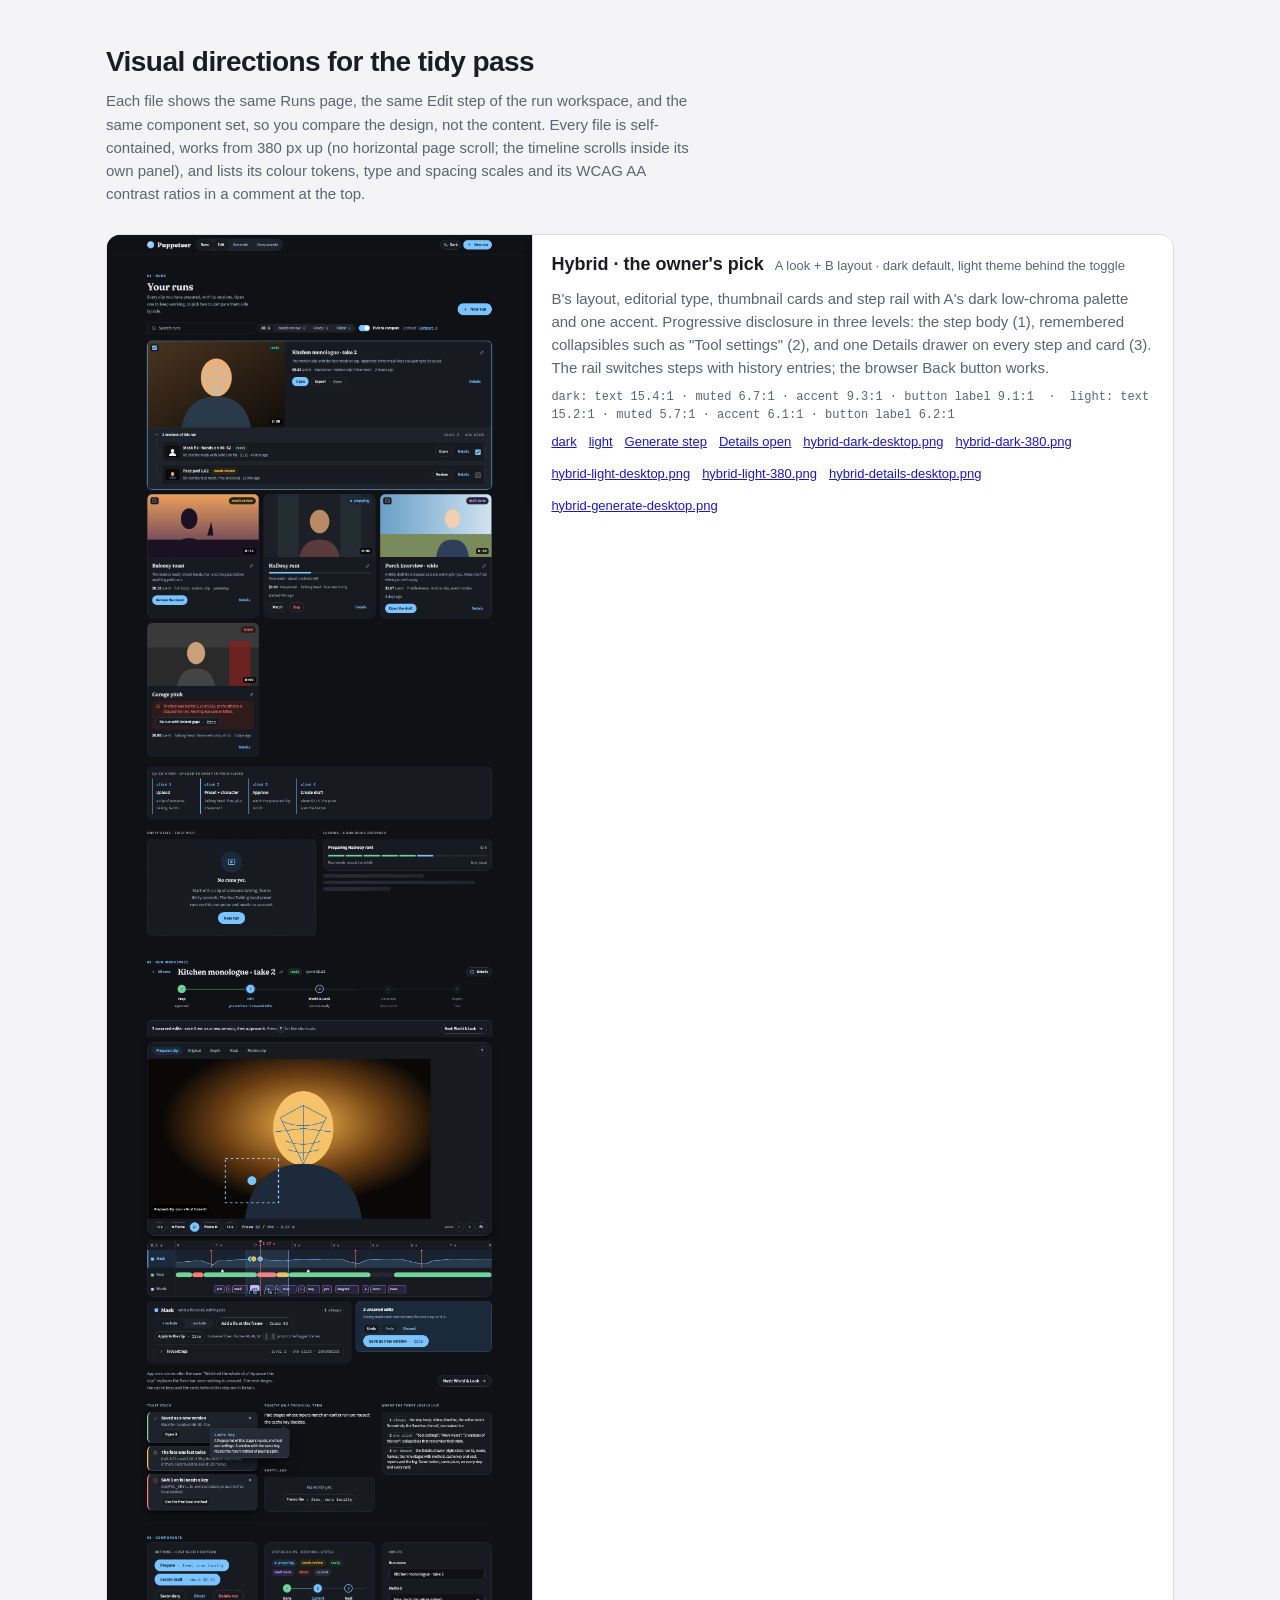
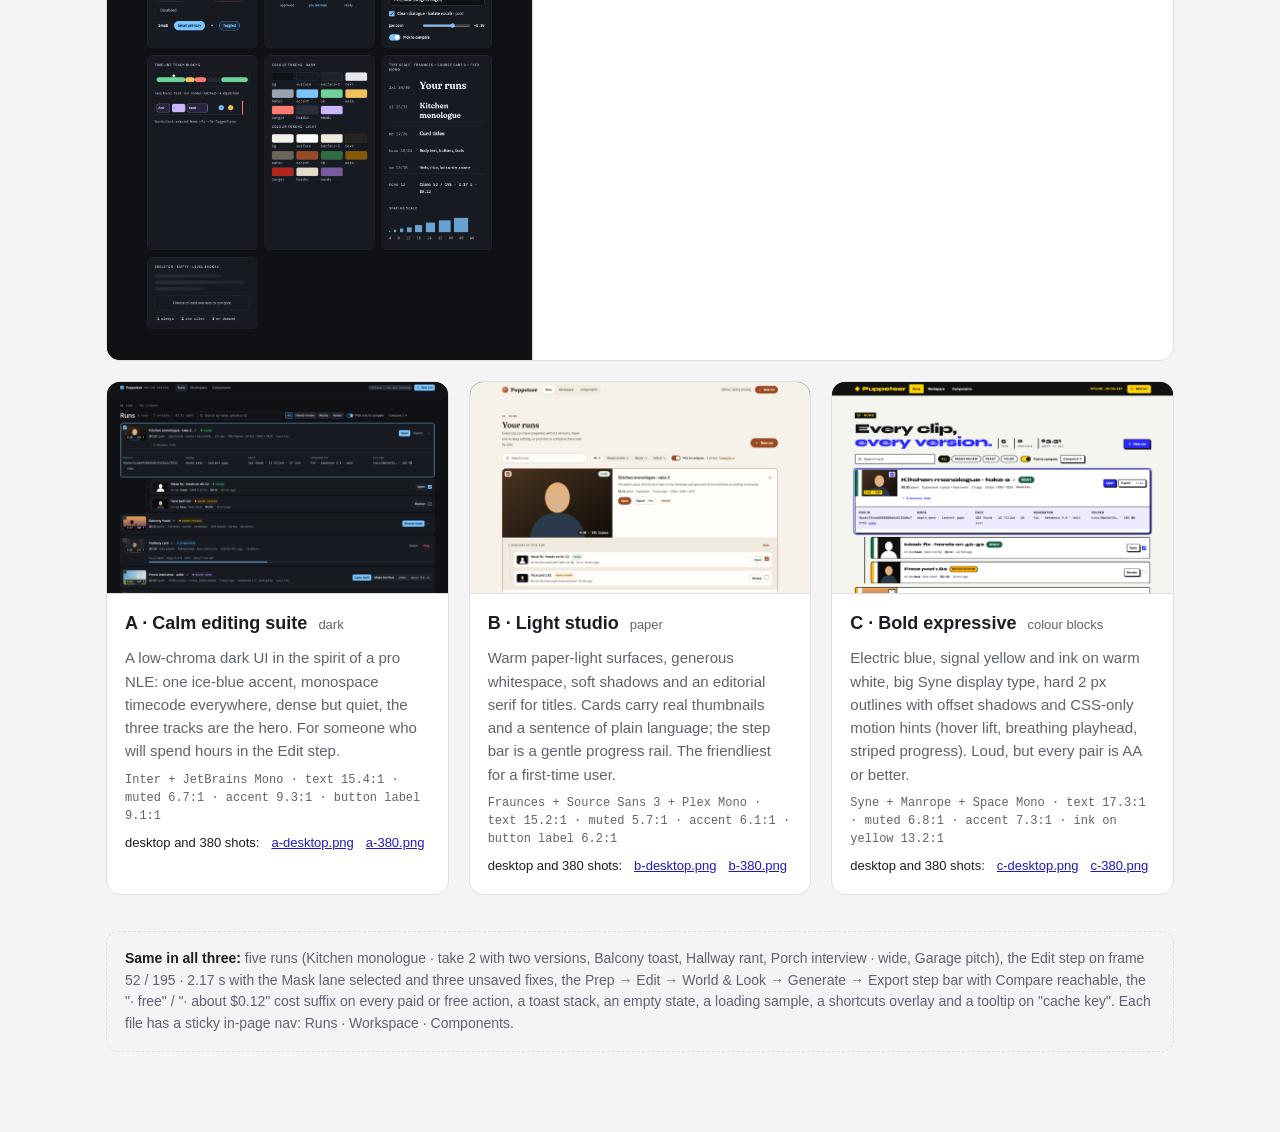
<file: docs/tidy/directions/index.html>
<!doctype html>
<html lang="en">
<head>
<meta charset="utf-8">
<meta name="viewport" content="width=device-width,initial-scale=1">
<title>Puppeteer · three visual directions</title>
<style>
:root{--bg:#f4f4f6;--surface:#fff;--text:#1c1d22;--muted:#5f6370;--border:#dedfe5;--accent:#1f18c0}
*{box-sizing:border-box;min-width:0}
body{margin:0;background:var(--bg);color:var(--text);font:15px/1.55 -apple-system,BlinkMacSystemFont,"Segoe UI",Inter,sans-serif;overflow-wrap:anywhere}
main{max-width:1100px;margin:auto;padding:40px 16px 80px}
h1{font-size:28px;margin:0 0 6px;letter-spacing:-.02em}
.lead{color:var(--muted);max-width:70ch;margin:0 0 28px}
.grid{display:grid;grid-template-columns:repeat(auto-fit,minmax(300px,1fr));gap:20px}
.dir{background:var(--surface);border:1px solid var(--border);border-radius:14px;overflow:hidden;display:grid;grid-template-rows:auto 1fr;text-decoration:none;color:inherit;transition:box-shadow .2s,transform .2s}
.dir:hover{box-shadow:0 12px 32px -12px #0003;transform:translateY(-2px)}
.shot{display:block;aspect-ratio:16/10;overflow:hidden;background:#111;border-bottom:1px solid var(--border)}
.body h2 a{color:inherit;text-decoration:none}.body h2 a:hover{color:var(--accent)}
.shot img{width:100%;display:block;object-fit:cover;object-position:top}
.body{padding:16px 18px 18px;display:grid;gap:8px;align-content:start}
.body h2{margin:0;font-size:18px}
.body h2 small{color:var(--muted);font-weight:500;font-size:13px;margin-left:6px}
.body p{margin:0;color:var(--muted)}
.body .meta{font:12px/1.5 ui-monospace,SFMono-Regular,Menlo,monospace;color:var(--muted)}
.links{display:flex;gap:12px;flex-wrap:wrap;font-size:13px}
.links a{color:var(--accent)}
.same{margin-top:36px;padding:16px 18px;border:1px dashed var(--border);border-radius:12px;color:var(--muted);font-size:14px}
.same b{color:var(--text)}
</style>
</head>
<body>
<main>
  <h1>Visual directions for the tidy pass</h1>
  <p class="lead">Each file shows the same Runs page, the same Edit step of the run workspace, and the same component set, so you compare the design, not the content. Every file is self-contained, works from 380 px up (no horizontal page scroll; the timeline scrolls inside its own panel), and lists its colour tokens, type and spacing scales and its WCAG AA contrast ratios in a comment at the top.</p>

  <div class="grid" style="margin-bottom:20px">
    <div class="dir" style="grid-column:1/-1;grid-template-columns:minmax(260px,2fr) 3fr;grid-template-rows:auto">
      <a class="shot" href="hybrid.html" style="aspect-ratio:auto;border-bottom:0;border-right:1px solid var(--border)"><img src="shots/hybrid-dark-desktop.png" alt="Hybrid at desktop width, dark theme"></a>
      <div class="body">
        <h2><a href="hybrid.html">Hybrid · the owner's pick</a> <small>A look + B layout · dark default, light theme behind the toggle</small></h2>
        <p>B's layout, editorial type, thumbnail cards and step rail with A's dark low-chroma palette and one accent. Progressive disclosure in three levels: the step body (1), remembered collapsibles such as "Tool settings" (2), and one Details drawer on every step and card (3). The rail switches steps with history entries; the browser Back button works.</p>
        <span class="meta">dark: text 15.4:1 · muted 6.7:1 · accent 9.3:1 · button label 9.1:1 &nbsp;·&nbsp; light: text 15.2:1 · muted 5.7:1 · accent 6.1:1 · button label 6.2:1</span>
        <span class="links"><a href="hybrid.html?theme=dark">dark</a><a href="hybrid.html?theme=light">light</a><a href="hybrid.html?step=generate">Generate step</a><a href="hybrid.html?details=1">Details open</a><a href="shots/hybrid-dark-desktop.png">hybrid-dark-desktop.png</a><a href="shots/hybrid-dark-380.png">hybrid-dark-380.png</a><a href="shots/hybrid-light-desktop.png">hybrid-light-desktop.png</a><a href="shots/hybrid-light-380.png">hybrid-light-380.png</a><a href="shots/hybrid-details-desktop.png">hybrid-details-desktop.png</a><a href="shots/hybrid-generate-desktop.png">hybrid-generate-desktop.png</a></span>
      </div>
    </div>
  </div>

  <div class="grid">
    <div class="dir">
      <a class="shot" href="a-calm-suite.html"><img src="shots/a-desktop.png" alt="Direction A at desktop width"></a>
      <div class="body">
        <h2><a href="a-calm-suite.html">A · Calm editing suite</a> <small>dark</small></h2>
        <p>A low-chroma dark UI in the spirit of a pro NLE: one ice-blue accent, monospace timecode everywhere, dense but quiet, the three tracks are the hero. For someone who will spend hours in the Edit step.</p>
        <span class="meta">Inter + JetBrains Mono · text 15.4:1 · muted 6.7:1 · accent 9.3:1 · button label 9.1:1</span>
        <span class="links"><span>desktop and 380 shots:</span><a href="shots/a-desktop.png">a-desktop.png</a><a href="shots/a-380.png">a-380.png</a></span>
      </div>
    </div>
    <div class="dir">
      <a class="shot" href="b-light-studio.html"><img src="shots/b-desktop.png" alt="Direction B at desktop width"></a>
      <div class="body">
        <h2><a href="b-light-studio.html">B · Light studio</a> <small>paper</small></h2>
        <p>Warm paper-light surfaces, generous whitespace, soft shadows and an editorial serif for titles. Cards carry real thumbnails and a sentence of plain language; the step bar is a gentle progress rail. The friendliest for a first-time user.</p>
        <span class="meta">Fraunces + Source Sans 3 + Plex Mono · text 15.2:1 · muted 5.7:1 · accent 6.1:1 · button label 6.2:1</span>
        <span class="links"><span>desktop and 380 shots:</span><a href="shots/b-desktop.png">b-desktop.png</a><a href="shots/b-380.png">b-380.png</a></span>
      </div>
    </div>
    <div class="dir">
      <a class="shot" href="c-bold.html"><img src="shots/c-desktop.png" alt="Direction C at desktop width"></a>
      <div class="body">
        <h2><a href="c-bold.html">C · Bold expressive</a> <small>colour blocks</small></h2>
        <p>Electric blue, signal yellow and ink on warm white, big Syne display type, hard 2 px outlines with offset shadows and CSS-only motion hints (hover lift, breathing playhead, striped progress). Loud, but every pair is AA or better.</p>
        <span class="meta">Syne + Manrope + Space Mono · text 17.3:1 · muted 6.8:1 · accent 7.3:1 · ink on yellow 13.2:1</span>
        <span class="links"><span>desktop and 380 shots:</span><a href="shots/c-desktop.png">c-desktop.png</a><a href="shots/c-380.png">c-380.png</a></span>
      </div>
    </div>
  </div>

  <div class="same"><b>Same in all three:</b> five runs (Kitchen monologue · take 2 with two versions, Balcony toast, Hallway rant, Porch interview · wide, Garage pitch), the Edit step on frame 52 / 195 · 2.17 s with the Mask lane selected and three unsaved fixes, the Prep → Edit → World &amp; Look → Generate → Export step bar with Compare reachable, the "· free" / "· about $0.12" cost suffix on every paid or free action, a toast stack, an empty state, a loading sample, a shortcuts overlay and a tooltip on "cache key". Each file has a sticky in-page nav: Runs · Workspace · Components.</div>
</main>
</body>
</html>
</file>
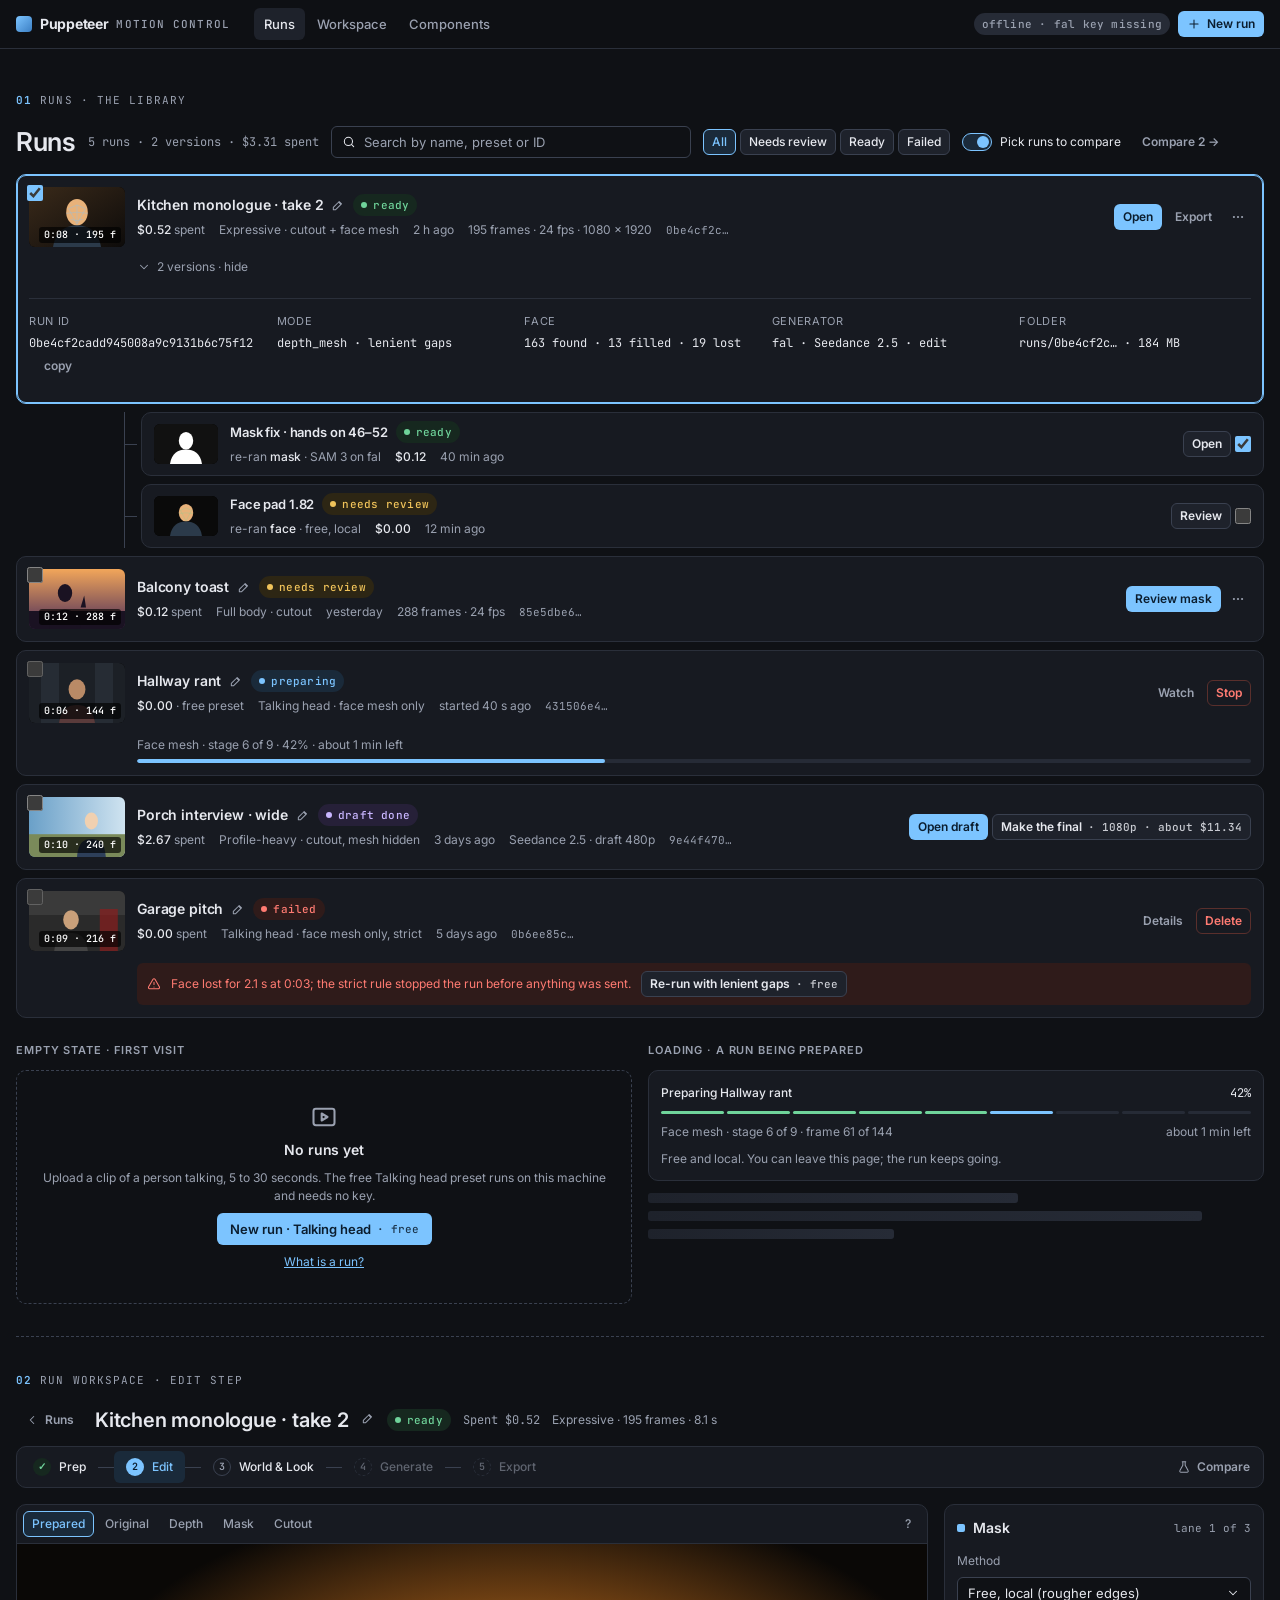
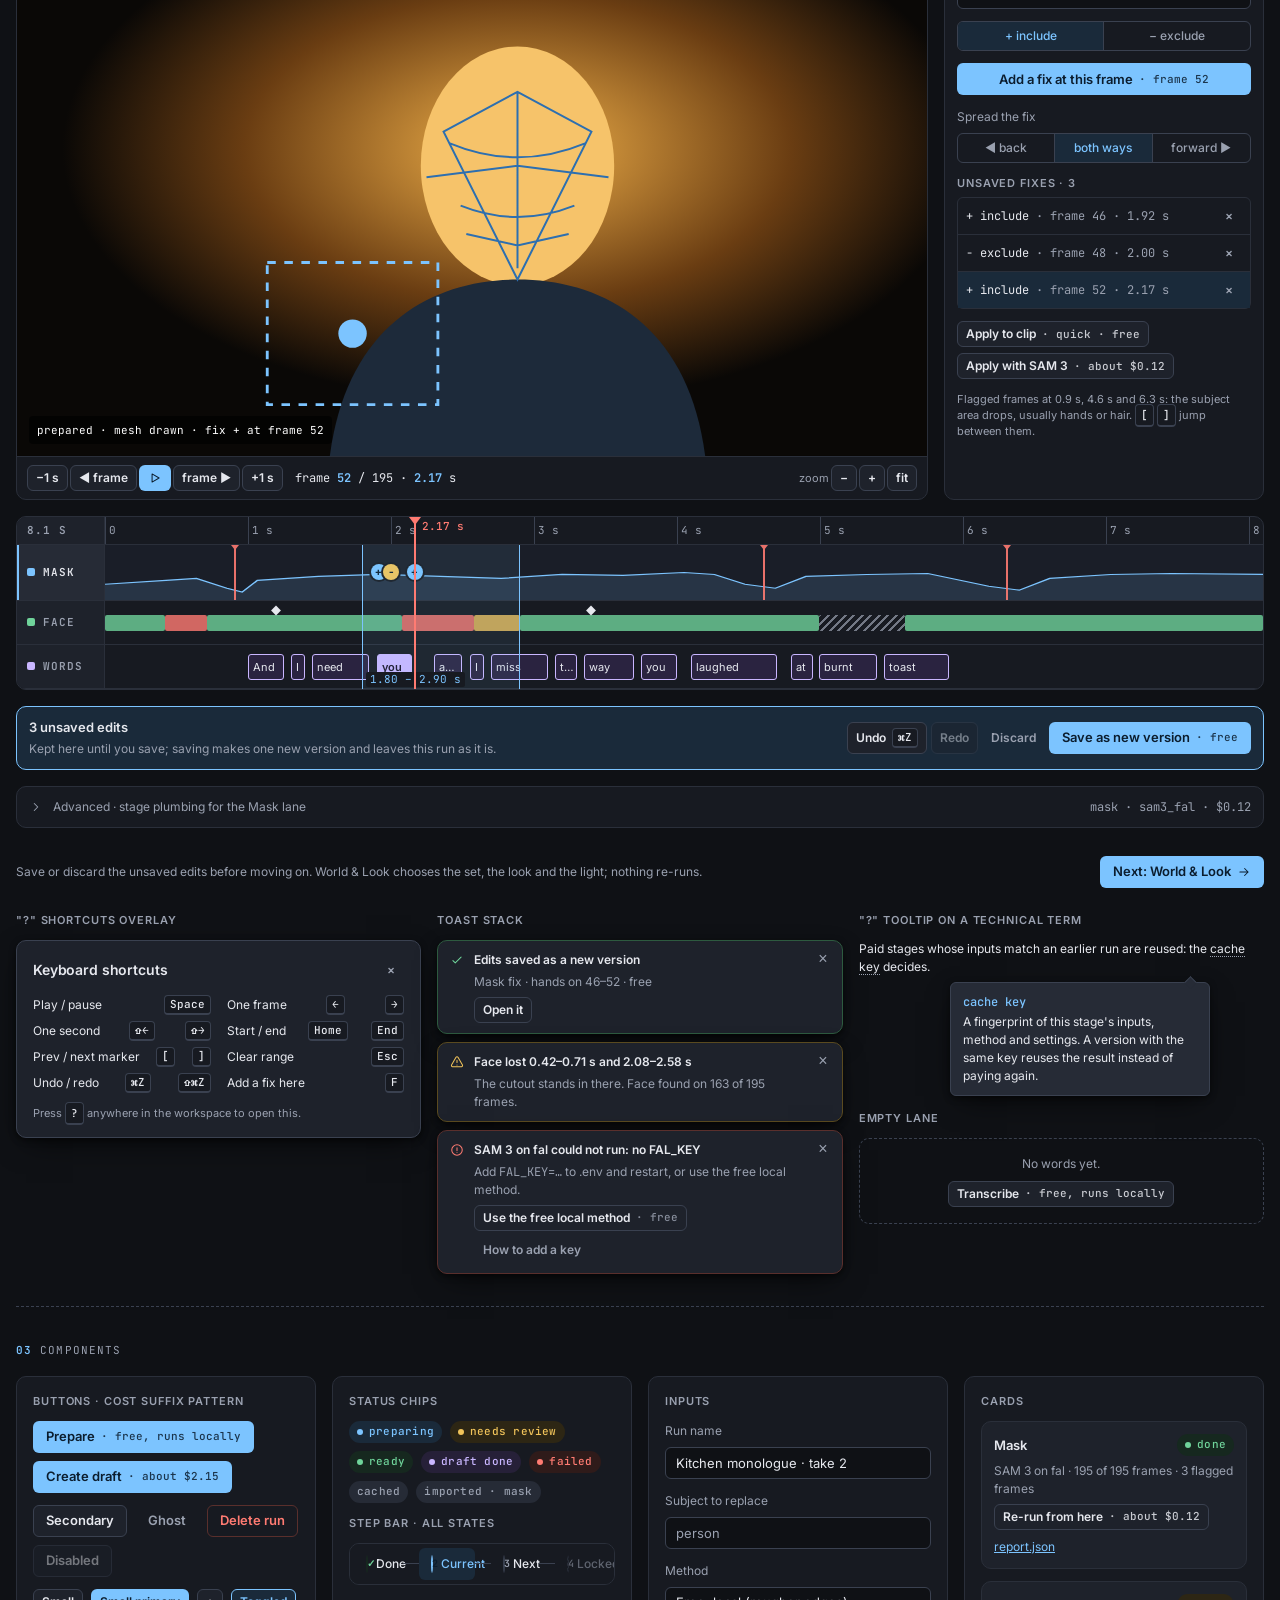
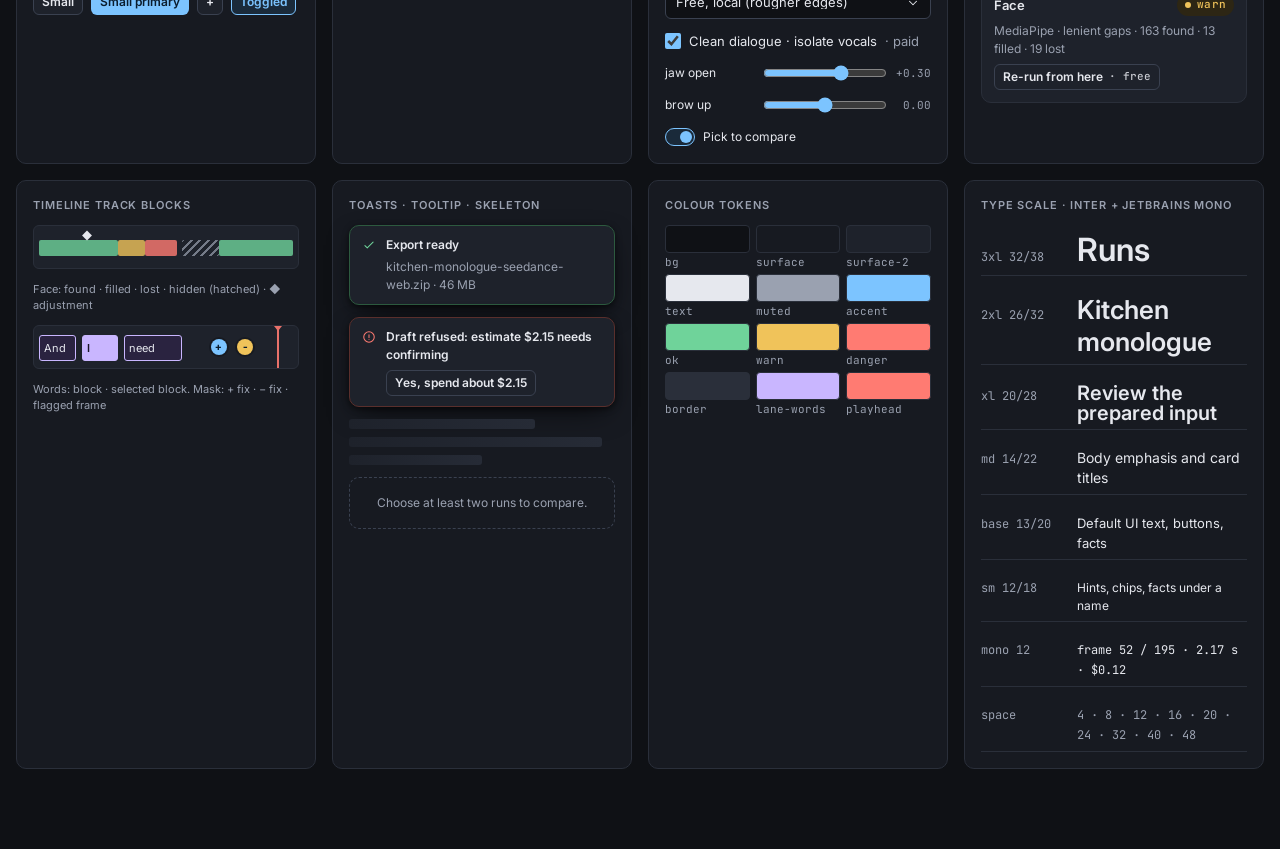
<file: docs/tidy/directions/a-calm-suite.html>
<!doctype html>
<html lang="en">
<head>
<meta charset="utf-8">
<meta name="viewport" content="width=device-width,initial-scale=1">
<title>Puppeteer · Direction A · Calm editing suite</title>
<link rel="preconnect" href="https://fonts.googleapis.com">
<link rel="stylesheet" href="https://fonts.googleapis.com/css2?family=Inter:wght@400;500;600;700&family=JetBrains+Mono:wght@400;500;600&display=swap">
<!--
  DIRECTION A · "Calm editing suite"
  A dark, low-chroma UI in the spirit of a pro NLE/DAW. One accent (ice blue), dense but calm,
  monospace for every timecode and frame number, the tracks are the hero of the workspace.

  TOKENS (all on :root below)
    colour   --bg --surface --surface-2 --surface-3 --text --muted --accent --accent-ink --accent-soft
             --ok --ok-soft --warn --warn-soft --danger --danger-soft --border --border-strong
             lanes: --lane-mask --lane-face --lane-words --playhead
    type     --font-ui Inter · --font-mono JetBrains Mono
             scale  --t-xs 11/16 · --t-sm 12/18 · --t-base 13/20 · --t-md 14/22 · --t-lg 16/24 · --t-xl 20/28 · --t-2xl 26/32 · --t-3xl 32/38
    space    4-based: --s-1 4 · --s-2 8 · --s-3 12 · --s-4 16 · --s-5 20 · --s-6 24 · --s-8 32 · --s-10 40 · --s-12 48
    radius   --r-1 4 · --r-2 6 · --r-3 10 · --r-4 14 · --r-pill 999
    shadow   --shadow-1 (hairline lift) · --shadow-2 (floating: toasts, overlays)
    motion   --ease (cubic-bezier) · --dur-1 120ms · --dur-2 200ms

  WCAG AA CONTRAST (checked with the WCAG 2.x formula)
    text #e6e8ee on bg #0f1115 ......... 15.42 : 1
    text #e6e8ee on surface #171a21 .... 14.21 : 1
    text #e6e8ee on surface-2 #1e222b .. 13.00 : 1
    muted #9aa1b0 on surface #171a21 ...  6.71 : 1
    muted #9aa1b0 on surface-2 #1e222b .  6.14 : 1
    accent #7cc4ff on surface #171a21 ..  9.28 : 1
    accent-ink #0b1d2e on accent #7cc4ff  9.11 : 1   (primary button label)
    ok #6fd39a on surface ..............  9.50 : 1
    warn #f0c35a on surface ............ 10.50 : 1
    danger #ff7b72 on surface ..........  6.90 : 1
  Controls: every button/chip label uses one of the pairs above; focus ring is the accent on the surface (9.28:1).
-->
<style>
:root{
  color-scheme:dark;
  --bg:#0f1115;--surface:#171a21;--surface-2:#1e222b;--surface-3:#262b36;
  --text:#e6e8ee;--muted:#9aa1b0;
  --accent:#7cc4ff;--accent-ink:#0b1d2e;--accent-soft:#1a2a3a;
  --ok:#6fd39a;--ok-soft:#16281f;--warn:#f0c35a;--warn-soft:#2d2614;--danger:#ff7b72;--danger-soft:#2f1b1a;
  --border:#2a2f3a;--border-strong:#3a4150;
  --lane-mask:#7cc4ff;--lane-face:#6fd39a;--lane-words:#c9b6ff;--playhead:#ff7b72;
  --font-ui:'Inter',-apple-system,BlinkMacSystemFont,"Segoe UI",sans-serif;
  --font-mono:'JetBrains Mono',ui-monospace,SFMono-Regular,Menlo,monospace;
  --t-xs:11px;--lh-xs:16px;--t-sm:12px;--lh-sm:18px;--t-base:13px;--lh-base:20px;--t-md:14px;--lh-md:22px;
  --t-lg:16px;--lh-lg:24px;--t-xl:20px;--lh-xl:28px;--t-2xl:26px;--lh-2xl:32px;--t-3xl:32px;--lh-3xl:38px;
  --s-1:4px;--s-2:8px;--s-3:12px;--s-4:16px;--s-5:20px;--s-6:24px;--s-8:32px;--s-10:40px;--s-12:48px;
  --r-1:4px;--r-2:6px;--r-3:10px;--r-4:14px;--r-pill:999px;
  --shadow-1:0 1px 0 #000 inset,0 1px 2px #0008;--shadow-2:0 10px 30px -10px #000c,0 2px 6px #0008;
  --ease:cubic-bezier(.2,.7,.2,1);--dur-1:120ms;--dur-2:200ms;
}
*{box-sizing:border-box;min-width:0}
html{background:var(--bg)}
body{margin:0;background:var(--bg);color:var(--text);font:var(--t-base)/var(--lh-base) var(--font-ui);-webkit-font-smoothing:antialiased;overflow-wrap:anywhere}
h1,h2,h3,h4{margin:0;font-weight:600;letter-spacing:-.01em}
h1{font-size:var(--t-2xl);line-height:var(--lh-2xl)}
h2{font-size:var(--t-xl);line-height:var(--lh-xl)}
h3{font-size:var(--t-md);line-height:var(--lh-md)}
h4{font-size:var(--t-xs);line-height:var(--lh-xs);text-transform:uppercase;letter-spacing:.08em;color:var(--muted);font-weight:600}
p{margin:0}
a{color:var(--accent)}
code,.mono{font-family:var(--font-mono);font-size:var(--t-sm);font-variant-numeric:tabular-nums}
.muted{color:var(--muted)}
.small{font-size:var(--t-sm);line-height:var(--lh-sm)}
.xs{font-size:var(--t-xs);line-height:var(--lh-xs)}
svg.i{width:14px;height:14px;stroke:currentColor;fill:none;stroke-width:1.75;stroke-linecap:round;stroke-linejoin:round;flex:none}
:focus-visible{outline:2px solid var(--accent);outline-offset:2px}

/* app chrome */
.top{position:sticky;top:0;z-index:30;background:color-mix(in srgb,var(--bg) 88%,transparent);backdrop-filter:blur(10px);border-bottom:1px solid var(--border)}
.top .in{max-width:1360px;margin:auto;padding:0 var(--s-4);height:48px;display:flex;align-items:center;gap:var(--s-4)}
.brand{font-weight:700;font-size:var(--t-md);letter-spacing:-.02em;display:flex;gap:8px;align-items:center;color:var(--text);text-decoration:none}
.brand i{width:16px;height:16px;border-radius:4px;background:linear-gradient(135deg,var(--accent),#3b7fc4);display:inline-block}
.brand span{color:var(--muted);font-weight:500;font-family:var(--font-mono);font-size:var(--t-xs);letter-spacing:.1em;text-transform:uppercase}
nav.pages{display:flex;gap:2px;margin-left:var(--s-2)}
nav.pages a{color:var(--muted);text-decoration:none;padding:6px 10px;border-radius:var(--r-2);font-weight:500}
nav.pages a:hover{background:var(--surface-2);color:var(--text)}
nav.pages a.on{color:var(--text);background:var(--surface-2)}
.top .right{margin-left:auto;display:flex;gap:var(--s-2);align-items:center}
@media(max-width:560px){.top .in{height:auto;flex-wrap:wrap;padding:8px 12px;gap:8px}.top .right{margin-left:0;width:100%;justify-content:space-between}.brand span{display:none}}
.wrap{max-width:1360px;margin:auto;padding:var(--s-6) var(--s-4) var(--s-12)}
.screen{padding:var(--s-8) 0;border-top:1px dashed var(--border-strong);scroll-margin-top:60px}
.screen:first-child{border-top:0;padding-top:var(--s-4)}
.screen-label{display:inline-flex;gap:8px;align-items:center;font-family:var(--font-mono);font-size:var(--t-xs);letter-spacing:.1em;text-transform:uppercase;color:var(--muted);margin-bottom:var(--s-4)}
.screen-label b{color:var(--accent);font-weight:600}

/* buttons */
.btn{display:inline-flex;align-items:center;justify-content:center;gap:6px;min-height:32px;padding:0 12px;border-radius:var(--r-2);border:1px solid var(--border-strong);background:var(--surface-2);color:var(--text);font:600 var(--t-base)/1 var(--font-ui);cursor:pointer;text-decoration:none;white-space:nowrap;transition:background var(--dur-1) var(--ease),border-color var(--dur-1) var(--ease)}
.btn:hover{background:var(--surface-3)}
.btn.primary{background:var(--accent);color:var(--accent-ink);border-color:transparent}
.btn.primary:hover{filter:brightness(1.06)}
.btn.ghost{background:transparent;border-color:transparent;color:var(--muted)}
.btn.ghost:hover{color:var(--text);background:var(--surface-2)}
.btn.danger{background:transparent;color:var(--danger);border-color:#5a2f2c}
.btn.danger:hover{background:var(--danger-soft)}
.btn:disabled,.btn.disabled{opacity:.45;cursor:not-allowed;filter:none}
.btn .cost{font-family:var(--font-mono);font-weight:500;font-size:var(--t-xs);opacity:.85}
.btn.sm{min-height:26px;padding:0 8px;font-size:var(--t-sm)}
.btn.icon{padding:0;width:32px}
.btn.icon.sm{width:26px}
.btn.on{background:var(--accent-soft);border-color:var(--accent);color:var(--accent)}

/* chips */
.chip{display:inline-flex;align-items:center;gap:6px;height:22px;padding:0 8px;border-radius:var(--r-pill);font:500 var(--t-xs)/1 var(--font-mono);letter-spacing:.02em;background:var(--surface-3);color:var(--muted);white-space:nowrap}
.chip::before{content:'';width:6px;height:6px;border-radius:50%;background:currentColor}
.chip.ready{color:var(--ok);background:var(--ok-soft)}
.chip.review{color:var(--warn);background:var(--warn-soft)}
.chip.preparing{color:var(--accent);background:var(--accent-soft)}
.chip.preparing::before{animation:pulse 1.2s infinite}
.chip.draft{color:var(--lane-words);background:#262038}
.chip.failed{color:var(--danger);background:var(--danger-soft)}
.chip.plain::before{display:none}
@keyframes pulse{0%,100%{opacity:1}50%{opacity:.3}}
@media(prefers-reduced-motion:reduce){*{animation:none!important;transition:none!important}}

/* inputs */
.input,.select{display:flex;align-items:center;gap:8px;height:32px;padding:0 10px;border:1px solid var(--border-strong);border-radius:var(--r-2);background:var(--bg);color:var(--text);font:var(--t-base)/1 var(--font-ui);width:100%}
.input input{all:unset;flex:1;min-width:0;color:var(--text)}
.input input::placeholder{color:var(--muted)}
.input:focus-within,.select:focus-within{border-color:var(--accent)}
.select select{all:unset;flex:1;min-width:0;appearance:none;-webkit-appearance:none;color:var(--text)}
label.lbl{display:grid;gap:6px;font-size:var(--t-sm);color:var(--muted)}
.check{display:inline-flex;gap:8px;align-items:center;cursor:pointer;color:var(--text)}
.check input{width:16px;height:16px;margin:0;accent-color:var(--accent)}
.switch{display:inline-flex;align-items:center;gap:8px;cursor:pointer;color:var(--muted);font-size:var(--t-sm)}
.switch i{width:30px;height:18px;border-radius:var(--r-pill);background:var(--surface-3);border:1px solid var(--border-strong);position:relative;transition:background var(--dur-2) var(--ease)}
.switch i::after{content:'';position:absolute;top:2px;left:2px;width:12px;height:12px;border-radius:50%;background:var(--muted);transition:transform var(--dur-2) var(--ease)}
.switch.on i{background:var(--accent-soft);border-color:var(--accent)}
.switch.on i::after{transform:translateX(12px);background:var(--accent)}
.switch.on{color:var(--text)}
input[type=range]{width:100%;accent-color:var(--accent);height:20px;margin:0}

/* RUNS */
.runs-head{display:flex;gap:var(--s-3);align-items:center;flex-wrap:wrap;margin-bottom:var(--s-4)}
.runs-head .count{color:var(--muted);font-family:var(--font-mono);font-size:var(--t-sm)}
.runs-head .grow{flex:1 1 220px;max-width:360px}
.filters{display:flex;gap:4px;flex-wrap:wrap}
.filters .btn{font-weight:500}
.runs{display:grid;gap:var(--s-2)}
.run{display:grid;grid-template-columns:96px minmax(0,1fr) auto;gap:var(--s-3);padding:var(--s-3);border:1px solid var(--border);border-radius:var(--r-3);background:var(--surface);align-items:center;position:relative}
.run:hover{border-color:var(--border-strong)}
.run.selected{border-color:var(--accent);box-shadow:0 0 0 1px var(--accent) inset}
.run .lab-pick{position:absolute;top:10px;left:10px;z-index:2}
.thumb{aspect-ratio:16/10;width:100%;border-radius:var(--r-2);overflow:hidden;position:relative;background:#000}
.thumb svg{width:100%;height:100%;display:block}
.thumb .dur{position:absolute;right:4px;bottom:4px;max-width:calc(100% - 8px);white-space:nowrap;overflow:hidden;text-overflow:ellipsis;font:500 10px/1 var(--font-mono);color:#fff;background:#000a;padding:3px 5px;border-radius:3px}
.run .name{display:flex;gap:8px;align-items:center;flex-wrap:wrap}
.run .name h3{font-size:var(--t-md)}
.run .name .rename{color:var(--muted);display:inline-flex;align-items:center}
.run .name .rename:hover{color:var(--text)}
.run .facts{display:flex;gap:4px 14px;flex-wrap:wrap;color:var(--muted);font-size:var(--t-sm);margin-top:4px}
.run .facts b{color:var(--text);font-weight:500}
.run .facts .mono{font-size:var(--t-xs)}
.run .actions{display:flex;gap:4px;align-items:center;justify-content:flex-end;flex-wrap:wrap}
.run .msg{grid-column:2/-1;font-size:var(--t-sm);display:flex;gap:10px;align-items:center;flex-wrap:wrap;padding:8px 10px;border-radius:var(--r-2);background:var(--danger-soft);color:var(--danger)}
.run .msg .btn{color:var(--text)}
.run .prog{grid-column:2/-1;display:grid;gap:4px;font-size:var(--t-sm);color:var(--muted)}
.bar{height:4px;border-radius:2px;background:var(--surface-3);overflow:hidden}
.bar i{display:block;height:100%;background:var(--accent);width:42%;border-radius:2px}
.tree{margin-left:calc(96px + var(--s-3));display:grid;gap:var(--s-2);padding-left:var(--s-4);border-left:1px solid var(--border-strong)}
.tree .run{grid-template-columns:64px minmax(0,1fr) auto;padding:var(--s-2) var(--s-3)}
.tree .run::before{content:'';position:absolute;left:-17px;top:50%;width:12px;height:1px;background:var(--border-strong)}
.tree .run h3{font-size:var(--t-base)}
.tree-toggle{grid-column:2/-1;display:inline-flex;gap:6px;align-items:center;color:var(--muted);font-size:var(--t-sm);width:max-content;background:none;border:0;cursor:pointer;padding:0;font-family:inherit}
.tree-toggle:hover{color:var(--text)}
.drawer{grid-column:1/-1;border-top:1px solid var(--border);padding-top:var(--s-3);display:grid;grid-template-columns:repeat(auto-fit,minmax(180px,1fr));gap:var(--s-2) var(--s-4);font-size:var(--t-sm)}
.drawer dt{color:var(--muted);font-size:var(--t-xs);text-transform:uppercase;letter-spacing:.06em}
.drawer dd{margin:2px 0 0;font-family:var(--font-mono);font-size:var(--t-sm);color:var(--text)}
.drawer dd .btn{margin-left:6px;vertical-align:middle}
@media(max-width:720px){.run{grid-template-columns:80px minmax(0,1fr)}.run .actions{grid-column:1/-1;justify-content:flex-start}.run .msg,.run .prog{grid-column:1/-1}.tree{margin-left:var(--s-3);padding-left:var(--s-3)}.tree .run{grid-template-columns:56px minmax(0,1fr)}}

/* empty / loading */
.empty{border:1px dashed var(--border-strong);border-radius:var(--r-3);padding:var(--s-8) var(--s-4);text-align:center;display:grid;gap:var(--s-2);justify-items:center;color:var(--muted)}
.empty h3{color:var(--text)}
.loading{display:grid;gap:var(--s-2);padding:var(--s-3);border:1px solid var(--border);border-radius:var(--r-3);background:var(--surface)}
.loading .row{display:flex;justify-content:space-between;gap:8px;font-size:var(--t-sm)}
.loading .row b{font-weight:500}
.loading .stages{display:flex;gap:3px}
.loading .stages i{flex:1;height:3px;border-radius:2px;background:var(--surface-3)}
.loading .stages i.d{background:var(--ok)}
.loading .stages i.c{background:var(--accent);animation:pulse 1.2s infinite}
.skel{display:grid;gap:8px}
.skel i{display:block;height:10px;border-radius:3px;background:linear-gradient(90deg,var(--surface-2),var(--surface-3),var(--surface-2));background-size:200% 100%;animation:shimmer 1.4s linear infinite}
@keyframes shimmer{to{background-position:-200% 0}}

/* WORKSPACE */
.ws-head{display:grid;gap:var(--s-3);margin-bottom:var(--s-4)}
.ws-title{display:flex;gap:var(--s-3);align-items:center;flex-wrap:wrap}
.ws-title h1{font-size:var(--t-xl);line-height:var(--lh-xl)}
.ws-title .spent{font-family:var(--font-mono);font-size:var(--t-sm);color:var(--muted)}
.steps{display:flex;align-items:center;gap:0;border:1px solid var(--border);border-radius:var(--r-3);background:var(--surface);padding:4px;overflow-x:auto}
.step{display:flex;align-items:center;gap:8px;padding:6px 12px;border-radius:var(--r-2);color:var(--muted);font-weight:500;white-space:nowrap;text-decoration:none;font-size:var(--t-sm)}
.step .n{width:18px;height:18px;border-radius:50%;display:grid;place-items:center;font:600 10px/1 var(--font-mono);border:1px solid var(--border-strong);color:var(--muted)}
.step.done{color:var(--text)}
.step.done .n{background:var(--ok-soft);border-color:transparent;color:var(--ok)}
.step.cur{background:var(--accent-soft);color:var(--accent)}
.step.cur .n{background:var(--accent);color:var(--accent-ink);border-color:transparent}
.step.next{color:var(--text)}
.step.locked{opacity:.55}
.step.locked .n{border-style:dashed}
.steps .sep{width:16px;height:1px;background:var(--border-strong);flex:none}
.steps .lab{margin-left:auto}
@media(max-width:720px){.steps .lab{margin-left:8px}}
.ws{display:grid;grid-template-columns:minmax(0,1fr) 320px;gap:var(--s-4)}
@media(max-width:1000px){.ws{grid-template-columns:1fr}}
.viewer{border:1px solid var(--border);border-radius:var(--r-3);background:var(--surface);overflow:hidden}
.views{display:flex;gap:2px;padding:6px;border-bottom:1px solid var(--border);overflow-x:auto}
.views .btn{font-weight:500}
.stage{position:relative;aspect-ratio:16/9;background:#000;max-height:520px;overflow:hidden}
.stage svg{width:100%;height:100%;display:block}
.stage .caption{position:absolute;left:12px;bottom:12px;font-family:var(--font-mono);font-size:var(--t-xs);color:#fff;background:#000a;padding:4px 8px;border-radius:var(--r-1)}
.transport{display:flex;gap:6px 12px;align-items:center;flex-wrap:wrap;padding:8px 10px;border-top:1px solid var(--border)}
.transport .grp{display:inline-flex;gap:2px}
.transport .counter{font-family:var(--font-mono);font-size:var(--t-sm);color:var(--text);flex:1 1 160px}
.transport .counter b{font-weight:600;color:var(--accent)}
.transport .zoom{display:inline-flex;gap:2px;align-items:center;color:var(--muted);font-size:var(--t-xs)}

/* timeline */
.tlwrap{grid-column:1/-1;border:1px solid var(--border);border-radius:var(--r-3);background:var(--surface);overflow:hidden}
.tl{display:grid;grid-template-columns:88px minmax(0,1fr)}
.tl-labels{border-right:1px solid var(--border);background:var(--surface-2);display:grid;grid-template-rows:28px 56px 44px 44px}
.tl-label{display:flex;align-items:center;gap:8px;padding:0 10px;border-bottom:1px solid var(--border);font:600 var(--t-xs)/1 var(--font-mono);letter-spacing:.08em;text-transform:uppercase;color:var(--muted);background:none;border-left:0;border-right:0;border-top:0;cursor:pointer;text-align:left}
.tl-label i{width:8px;height:8px;border-radius:2px}
.tl-label.on{background:var(--surface-3);color:var(--text);box-shadow:inset 2px 0 0 var(--accent)}
.tl-scroll{overflow-x:auto;overflow-y:hidden;position:relative}
.tl-inner{position:relative;min-width:760px}
.ruler{height:28px;border-bottom:1px solid var(--border);position:relative;background:repeating-linear-gradient(90deg,var(--border-strong) 0 1px,transparent 1px 12.345%);font:var(--t-xs)/1 var(--font-mono);color:var(--muted)}
.ruler span{position:absolute;top:8px;transform:translateX(4px)}
.lane{position:relative;border-bottom:1px solid var(--border)}
.lane.mask{height:56px}.lane.face{height:44px}.lane.words{height:44px}
.lane.sel{background:#1a1e28}
.blk{position:absolute;top:8px;bottom:8px;border-radius:3px}
.mask-area{position:absolute;inset:0;width:100%;height:100%}
.tick{position:absolute;top:0;bottom:0;width:2px;background:var(--danger);opacity:.9}
.tick::after{content:'';position:absolute;top:0;left:-3px;border:4px solid transparent;border-top:5px solid var(--danger)}
.fix{position:absolute;top:50%;transform:translate(-50%,-50%);width:16px;height:16px;border-radius:50%;background:var(--accent);color:var(--accent-ink);font:700 11px/16px var(--font-mono);text-align:center;box-shadow:0 0 0 2px var(--surface)}
.fix.minus{background:var(--warn)}
.seg{position:absolute;top:14px;height:16px;border-radius:2px}
.seg.tracked{background:var(--lane-face);opacity:.8}
.seg.filled{background:var(--warn);opacity:.8}
.seg.missing{background:var(--danger);opacity:.8}
.seg.off{background:repeating-linear-gradient(135deg,var(--muted) 0 2px,transparent 2px 6px);opacity:.7}
.key{position:absolute;top:6px;transform:translateX(-50%) rotate(45deg);width:7px;height:7px;background:var(--text)}
.word{position:absolute;top:9px;height:26px;border-radius:3px;background:#2a2340;border:1px solid var(--lane-words);color:var(--text);font:var(--t-xs)/24px var(--font-ui);padding:0 4px;white-space:nowrap;overflow:hidden;text-overflow:ellipsis}
.word.sel{background:var(--lane-words);color:#1a1428;font-weight:600}
.range{position:absolute;top:28px;bottom:0;background:#7cc4ff14;border-left:1px solid var(--accent);border-right:1px solid var(--accent);pointer-events:none}
.range::before{content:'1.80 – 2.90 s';position:absolute;bottom:2px;left:3px;white-space:nowrap;font:var(--t-xs)/1 var(--font-mono);color:var(--accent);background:var(--surface);padding:2px 4px;border-radius:2px}
.playhead{position:absolute;top:0;bottom:0;width:2px;margin-left:-1px;background:var(--playhead);pointer-events:none;z-index:3}
.playhead::before{content:'';position:absolute;top:0;left:-5px;border:6px solid transparent;border-top:8px solid var(--playhead)}
.playhead::after{content:'2.17 s';position:absolute;top:4px;left:8px;white-space:nowrap;font:500 var(--t-xs)/1 var(--font-mono);color:var(--playhead)}

/* track panel + save bar */
.panel{border:1px solid var(--border);border-radius:var(--r-3);background:var(--surface);display:grid;gap:var(--s-3);padding:var(--s-3);align-content:start}
.panel .ph{display:flex;justify-content:space-between;align-items:center;gap:8px}
.panel .ph h3{display:flex;gap:8px;align-items:center}
.panel .ph h3 i{width:8px;height:8px;border-radius:2px;background:var(--lane-mask)}
.seg-ctl{display:grid;grid-auto-flow:column;grid-auto-columns:1fr;border:1px solid var(--border-strong);border-radius:var(--r-2);overflow:hidden}
.seg-ctl button{all:unset;text-align:center;padding:6px 4px;font:500 var(--t-sm)/16px var(--font-ui);color:var(--muted);cursor:pointer;border-right:1px solid var(--border-strong)}
.seg-ctl button:last-child{border-right:0}
.seg-ctl button.on{background:var(--accent-soft);color:var(--accent)}
.pending{list-style:none;margin:0;padding:0;border:1px solid var(--border);border-radius:var(--r-2);font-family:var(--font-mono);font-size:var(--t-sm)}
.pending li{display:flex;justify-content:space-between;align-items:center;padding:5px 8px;border-bottom:1px solid var(--border);gap:8px}
.pending li:last-child{border-bottom:0}
.pending li.here{background:var(--accent-soft)}
.pending .k{color:var(--muted)}
.slider{display:grid;grid-template-columns:7.5em minmax(0,1fr) 3em;gap:8px;align-items:center;font-size:var(--t-sm)}
.slider output{font-family:var(--font-mono);font-size:var(--t-xs);text-align:right;color:var(--muted)}
.savebar{grid-column:1/-1;display:flex;gap:var(--s-2) var(--s-4);align-items:center;flex-wrap:wrap;padding:10px 12px;border:1px solid var(--accent);border-radius:var(--r-3);background:var(--accent-soft)}
.savebar .sum{flex:1 1 220px;display:grid;gap:2px}
.savebar .sum b{font-weight:600}
.savebar .sum span{color:var(--muted);font-size:var(--t-sm)}
.savebar .acts{display:flex;gap:4px;flex-wrap:wrap}
details.adv{grid-column:1/-1;border:1px solid var(--border);border-radius:var(--r-3);background:var(--surface)}
details.adv summary{list-style:none;cursor:pointer;display:flex;gap:10px;align-items:center;padding:10px 12px;color:var(--muted);font-size:var(--t-sm)}
details.adv summary::-webkit-details-marker{display:none}
details.adv summary svg{transition:transform var(--dur-2) var(--ease)}
details.adv[open] summary svg{transform:rotate(90deg)}
details.adv .body{padding:0 12px 12px;display:grid;grid-template-columns:repeat(auto-fit,minmax(150px,1fr));gap:var(--s-3);font-size:var(--t-sm)}
.kv dt{color:var(--muted);font-size:var(--t-xs);text-transform:uppercase;letter-spacing:.06em}
.kv dd{margin:2px 0 0;font-family:var(--font-mono);font-size:var(--t-sm)}
.nextbar{grid-column:1/-1;display:flex;justify-content:space-between;align-items:center;gap:var(--s-3);flex-wrap:wrap;padding:var(--s-3) 0 0}
.nextbar .hint{color:var(--muted);font-size:var(--t-sm)}

/* tooltips / overlay / toasts */
.tip{position:relative;border-bottom:1px dotted var(--muted);cursor:help;color:var(--text)}
.tipbox{position:absolute;left:0;top:calc(100% + 8px);width:260px;padding:10px 12px;background:var(--surface-3);border:1px solid var(--border-strong);border-radius:var(--r-2);box-shadow:var(--shadow-2);font-size:var(--t-sm);line-height:var(--lh-sm);color:var(--text);z-index:5}
.tipbox.r{left:auto;right:0}.tipbox.r::before{left:auto;right:14px}
.tipbox::before{content:'';position:absolute;top:-5px;left:14px;width:8px;height:8px;background:var(--surface-3);border-left:1px solid var(--border-strong);border-top:1px solid var(--border-strong);transform:rotate(45deg)}
.tipbox b{display:block;font-family:var(--font-mono);font-weight:500;color:var(--accent);margin-bottom:2px}
.samples{display:grid;grid-template-columns:repeat(auto-fit,minmax(280px,1fr));gap:var(--s-4);margin-top:var(--s-6)}
.sample{display:grid;gap:var(--s-3);align-content:start}
.overlay{background:var(--surface-2);border:1px solid var(--border-strong);border-radius:var(--r-3);box-shadow:var(--shadow-2);padding:var(--s-4);display:grid;gap:var(--s-3)}
.overlay .oh{display:flex;justify-content:space-between;align-items:center}
.keys{display:grid;grid-template-columns:1fr 1fr;gap:6px 16px;font-size:var(--t-sm)}
.keys div{display:flex;justify-content:space-between;gap:8px;color:var(--muted)}
.keys span{color:var(--text)}
kbd{font:500 var(--t-xs)/1 var(--font-mono);padding:3px 5px;border:1px solid var(--border-strong);border-bottom-width:2px;border-radius:4px;background:var(--surface);color:var(--text);white-space:nowrap}
.toasts{display:grid;gap:8px}
.toast{display:flex;gap:10px;align-items:flex-start;padding:10px 12px;border-radius:var(--r-3);border:1px solid var(--border-strong);background:var(--surface-2);box-shadow:var(--shadow-2);font-size:var(--t-sm);line-height:var(--lh-sm)}
.toast svg.i{margin-top:2px}
.toast .b{flex:1;display:grid;gap:4px}
.toast .b b{font-weight:600;color:var(--text)}
.toast .b span{color:var(--muted)}
.toast .acts{display:flex;gap:6px;flex-wrap:wrap;margin-top:2px}
.toast.ok{border-color:#2d5a3f}.toast.ok svg{color:var(--ok)}
.toast.warn{border-color:#5a4a1f}.toast.warn svg{color:var(--warn)}
.toast.err{border-color:#5a2f2c}.toast.err svg{color:var(--danger)}
.toast .x{margin-left:auto;color:var(--muted);background:none;border:0;cursor:pointer;padding:0 2px;font-size:16px;line-height:1}

/* COMPONENTS */
.comp{display:grid;grid-template-columns:repeat(auto-fit,minmax(300px,1fr));gap:var(--s-4)}
.comp .box{border:1px solid var(--border);border-radius:var(--r-3);background:var(--surface);padding:var(--s-4);display:grid;gap:var(--s-3);align-content:start}
.comp .row{display:flex;gap:8px;flex-wrap:wrap;align-items:center}
.card{border:1px solid var(--border);border-radius:var(--r-3);background:var(--surface-2);padding:var(--s-3);display:grid;gap:6px}
.card h3{font-size:var(--t-base)}
.swatches{display:grid;grid-template-columns:repeat(auto-fill,minmax(70px,1fr));gap:6px}
.sw{display:grid;gap:4px;font:var(--t-xs)/1 var(--font-mono);color:var(--muted)}
.sw i{height:28px;border-radius:var(--r-1);border:1px solid var(--border)}
.type-scale div{display:flex;gap:12px;align-items:baseline;border-bottom:1px solid var(--border);padding:6px 0}
.type-scale code{color:var(--muted);width:7em;flex:none}
.lane-demo{position:relative;height:44px;border:1px solid var(--border);border-radius:var(--r-2);background:var(--surface-2);overflow:hidden}
</style>
</head>
<body>

<header class="top">
  <div class="in">
    <a class="brand" href="#runs"><i></i>Puppeteer <span>motion control</span></a>
    <nav class="pages" aria-label="Screens in this mockup">
      <a href="#runs" class="on">Runs</a><a href="#workspace">Workspace</a><a href="#components">Components</a>
    </nav>
    <div class="right">
      <span class="chip plain">offline · fal key missing</span>
      <a class="btn primary sm" href="#runs"><svg class="i" viewBox="0 0 24 24"><path d="M12 5v14M5 12h14"/></svg>New run</a>
    </div>
  </div>
</header>

<main class="wrap">

<!-- ================================================================ RUNS -->
<section class="screen" id="runs">
  <div class="screen-label"><b>01</b> Runs · the library</div>
  <div class="runs-head">
    <h1>Runs</h1>
    <span class="count">5 runs · 2 versions · $3.31 spent</span>
    <label class="input grow"><svg class="i" viewBox="0 0 24 24"><circle cx="11" cy="11" r="7"/><path d="m20 20-3.5-3.5"/></svg><input placeholder="Search by name, preset or ID"></label>
    <div class="filters" role="group" aria-label="Filter">
      <button class="btn sm on">All</button><button class="btn sm">Needs review</button><button class="btn sm">Ready</button><button class="btn sm">Failed</button>
    </div>
    <label class="switch on"><i></i>Pick runs to compare</label>
    <a class="btn ghost sm" href="#workspace">Compare 2 →</a>
  </div>

  <div class="runs">
    <!-- 1 · ready, with branch tree and details drawer open -->
    <article class="run selected">
      <label class="check lab-pick" title="Pick to compare"><input type="checkbox" checked aria-label="Pick Kitchen monologue to compare"></label>
      <div class="thumb"><svg viewBox="0 0 160 100" aria-hidden="true"><defs><linearGradient id="g1" x1="0" x2="1" y1="0" y2="1"><stop offset="0" stop-color="#3a2a1a"/><stop offset="1" stop-color="#0d0b0a"/></linearGradient></defs><rect width="160" height="100" fill="url(#g1)"/><ellipse cx="80" cy="42" rx="18" ry="22" fill="#e8b27a"/><path d="M40 100c4-26 20-36 40-36s36 10 40 36z" fill="#2b3a4a"/><g stroke="#7cc4ff" stroke-width=".6" fill="none" opacity=".9"><path d="M66 36l14-6 14 6-14 26z"/><path d="M62 44l18-2 18 2M70 54l10 2 10-2M80 30v30"/></g></svg><span class="dur">0:08 · 195 f</span></div>
      <div>
        <div class="name"><h3>Kitchen monologue · take 2</h3><a class="rename" href="#runs" aria-label="Rename"><svg class="i" viewBox="0 0 24 24"><path d="M4 20h4l10-10-4-4L4 16zM13 7l4 4"/></svg></a><span class="chip ready">ready</span></div>
        <div class="facts"><span><b>$0.52</b> spent</span><span>Expressive · cutout + face mesh</span><span>2 h ago</span><span>195 frames · 24 fps · 1080 × 1920</span><span class="mono">0be4cf2c…</span></div>
      </div>
      <div class="actions"><a class="btn sm primary" href="#workspace">Open</a><button class="btn sm ghost">Export</button><button class="btn sm icon ghost" aria-label="More"><svg class="i" viewBox="0 0 24 24"><circle cx="5" cy="12" r="1"/><circle cx="12" cy="12" r="1"/><circle cx="19" cy="12" r="1"/></svg></button></div>
      <button class="tree-toggle" aria-expanded="true"><svg class="i" viewBox="0 0 24 24" style="transform:rotate(90deg)"><path d="m9 6 6 6-6 6"/></svg>2 versions · hide</button>
      <dl class="drawer">
        <div><dt>Run ID</dt><dd>0be4cf2cadd945008a9c9131b6c75f12 <button class="btn sm ghost">copy</button></dd></div>
        <div><dt>Mode</dt><dd>depth_mesh · lenient gaps</dd></div>
        <div><dt>Face</dt><dd>163 found · 13 filled · 19 lost</dd></div>
        <div><dt>Generator</dt><dd>fal · Seedance 2.5 · edit</dd></div>
        <div><dt>Folder</dt><dd>runs/0be4cf2c… · 184 MB</dd></div>
      </dl>
    </article>
    <div class="tree">
      <article class="run">
        <div class="thumb"><svg viewBox="0 0 160 100" aria-hidden="true"><rect width="160" height="100" fill="#111"/><ellipse cx="80" cy="42" rx="18" ry="22" fill="#fff"/><path d="M40 100c4-26 20-36 40-36s36 10 40 36z" fill="#fff"/></svg></div>
        <div>
          <div class="name"><h3>Mask fix · hands on 46–52</h3><span class="chip ready">ready</span></div>
          <div class="facts"><span>re-ran <b>mask</b> · SAM 3 on fal</span><span><b>$0.12</b></span><span>40 min ago</span></div>
        </div>
        <div class="actions"><a class="btn sm" href="#workspace">Open</a><label class="check"><input type="checkbox" checked aria-label="Pick to compare"></label></div>
      </article>
      <article class="run">
        <div class="thumb"><svg viewBox="0 0 160 100" aria-hidden="true"><rect width="160" height="100" fill="#0a0a0a"/><ellipse cx="80" cy="42" rx="18" ry="22" fill="#e8b27a"/><path d="M40 100c4-26 20-36 40-36s36 10 40 36z" fill="#2b3a4a"/><g stroke="#6fd39a" stroke-width=".6" fill="none"><path d="M66 36l14-6 14 6-14 26zM62 44l18-2 18 2"/></g></svg></div>
        <div>
          <div class="name"><h3>Face pad 1.82</h3><span class="chip review">needs review</span></div>
          <div class="facts"><span>re-ran <b>face</b> · free, local</span><span><b>$0.00</b></span><span>12 min ago</span></div>
        </div>
        <div class="actions"><a class="btn sm" href="#workspace">Review</a><label class="check"><input type="checkbox" aria-label="Pick to compare"></label></div>
      </article>
    </div>

    <!-- 2 · needs review -->
    <article class="run">
      <label class="check lab-pick"><input type="checkbox" aria-label="Pick Balcony toast to compare"></label>
      <div class="thumb"><svg viewBox="0 0 160 100" aria-hidden="true"><defs><linearGradient id="g2" x1="0" x2="0" y1="0" y2="1"><stop offset="0" stop-color="#f2a65a"/><stop offset="1" stop-color="#4a2c5a"/></linearGradient></defs><rect width="160" height="100" fill="url(#g2)"/><rect x="0" y="70" width="160" height="30" fill="#1a1222"/><ellipse cx="60" cy="40" rx="12" ry="15" fill="#1a1222"/><path d="M34 100c2-24 12-32 26-32s24 8 26 32z" fill="#1a1222"/><path d="M86 64l6-20 3 20" fill="#1a1222"/></svg><span class="dur">0:12 · 288 f</span></div>
      <div>
        <div class="name"><h3>Balcony toast</h3><a class="rename" href="#runs" aria-label="Rename"><svg class="i" viewBox="0 0 24 24"><path d="M4 20h4l10-10-4-4L4 16zM13 7l4 4"/></svg></a><span class="chip review">needs review</span></div>
        <div class="facts"><span><b>$0.12</b> spent</span><span>Full body · cutout</span><span>yesterday</span><span>288 frames · 24 fps</span><span class="mono">85e5dbe6…</span></div>
      </div>
      <div class="actions"><a class="btn sm primary" href="#workspace">Review mask</a><button class="btn sm icon ghost" aria-label="More"><svg class="i" viewBox="0 0 24 24"><circle cx="5" cy="12" r="1"/><circle cx="12" cy="12" r="1"/><circle cx="19" cy="12" r="1"/></svg></button></div>
    </article>

    <!-- 3 · preparing -->
    <article class="run">
      <label class="check lab-pick"><input type="checkbox" disabled aria-label="Not ready to compare"></label>
      <div class="thumb"><svg viewBox="0 0 160 100" aria-hidden="true"><rect width="160" height="100" fill="#1c2026"/><rect x="20" y="0" width="30" height="100" fill="#262c34"/><rect x="110" y="0" width="30" height="100" fill="#262c34"/><ellipse cx="80" cy="44" rx="14" ry="17" fill="#b98a66"/><path d="M50 100c3-24 16-30 30-30s27 6 30 30z" fill="#5a3b3b"/></svg><span class="dur">0:06 · 144 f</span></div>
      <div>
        <div class="name"><h3>Hallway rant</h3><a class="rename" href="#runs" aria-label="Rename"><svg class="i" viewBox="0 0 24 24"><path d="M4 20h4l10-10-4-4L4 16zM13 7l4 4"/></svg></a><span class="chip preparing">preparing</span></div>
        <div class="facts"><span><b>$0.00</b> · free preset</span><span>Talking head · face mesh only</span><span>started 40 s ago</span><span class="mono">431506e4…</span></div>
      </div>
      <div class="actions"><button class="btn sm ghost">Watch</button><button class="btn sm danger">Stop</button></div>
      <div class="prog"><span>Face mesh · stage 6 of 9 · 42% · about 1 min left</span><div class="bar"><i></i></div></div>
    </article>

    <!-- 4 · draft done -->
    <article class="run">
      <label class="check lab-pick"><input type="checkbox" aria-label="Pick Porch interview to compare"></label>
      <div class="thumb"><svg viewBox="0 0 160 100" aria-hidden="true"><defs><linearGradient id="g4" x1="0" x2="1" y1="0" y2="0"><stop offset="0" stop-color="#6aa0c8"/><stop offset="1" stop-color="#cfe3f0"/></linearGradient></defs><rect width="160" height="100" fill="url(#g4)"/><rect x="0" y="62" width="160" height="38" fill="#7a8a5a"/><ellipse cx="104" cy="40" rx="11" ry="14" fill="#f0d0b0"/><path d="M80 100c2-24 11-30 24-30s22 6 24 30z" fill="#2d3f5a"/></svg><span class="dur">0:10 · 240 f</span></div>
      <div>
        <div class="name"><h3>Porch interview · wide</h3><a class="rename" href="#runs" aria-label="Rename"><svg class="i" viewBox="0 0 24 24"><path d="M4 20h4l10-10-4-4L4 16zM13 7l4 4"/></svg></a><span class="chip draft">draft done</span></div>
        <div class="facts"><span><b>$2.67</b> spent</span><span>Profile-heavy · cutout, mesh hidden</span><span>3 days ago</span><span>Seedance 2.5 · draft 480p</span><span class="mono">9e44f470…</span></div>
      </div>
      <div class="actions"><a class="btn sm primary" href="#workspace">Open draft</a><button class="btn sm">Make the final <span class="cost">· 1080p · about $11.34</span></button></div>
    </article>

    <!-- 5 · failed -->
    <article class="run">
      <label class="check lab-pick"><input type="checkbox" disabled aria-label="Not ready to compare"></label>
      <div class="thumb"><svg viewBox="0 0 160 100" aria-hidden="true"><rect width="160" height="100" fill="#2a2a2a"/><rect x="0" y="0" width="160" height="40" fill="#3a3a3a"/><ellipse cx="70" cy="48" rx="13" ry="16" fill="#c9a07a"/><path d="M42 100c3-24 14-30 28-30s25 6 28 30z" fill="#444"/><rect x="118" y="30" width="30" height="70" fill="#8a1f1f" opacity=".7"/></svg><span class="dur">0:09 · 216 f</span></div>
      <div>
        <div class="name"><h3>Garage pitch</h3><a class="rename" href="#runs" aria-label="Rename"><svg class="i" viewBox="0 0 24 24"><path d="M4 20h4l10-10-4-4L4 16zM13 7l4 4"/></svg></a><span class="chip failed">failed</span></div>
        <div class="facts"><span><b>$0.00</b> spent</span><span>Talking head · face mesh only, strict</span><span>5 days ago</span><span class="mono">0b6ee85c…</span></div>
      </div>
      <div class="actions"><button class="btn sm ghost">Details</button><button class="btn sm danger">Delete</button></div>
      <div class="msg"><svg class="i" viewBox="0 0 24 24"><path d="M12 9v4M12 17h.01M10.3 3.9 2.6 17.3A2 2 0 0 0 4.3 20h15.4a2 2 0 0 0 1.7-2.7L13.7 3.9a2 2 0 0 0-3.4 0z"/></svg><span>Face lost for 2.1 s at 0:03; the strict rule stopped the run before anything was sent.</span><button class="btn sm">Re-run with lenient gaps <span class="cost">· free</span></button></div>
    </article>
  </div>

  <div class="samples">
    <div class="sample"><h4>Empty state · first visit</h4>
      <div class="empty"><svg class="i" viewBox="0 0 24 24" style="width:28px;height:28px"><rect x="3" y="5" width="18" height="14" rx="2"/><path d="m10 9 5 3-5 3z"/></svg><h3>No runs yet</h3><p class="small">Upload a clip of a person talking, 5 to 30 seconds. The free Talking head preset runs on this machine and needs no key.</p><button class="btn primary">New run · Talking head <span class="cost">· free</span></button><a class="small" href="#runs">What is a run?</a></div>
    </div>
    <div class="sample"><h4>Loading · a run being prepared</h4>
      <div class="loading"><div class="row"><b>Preparing Hallway rant</b><span class="mono">42%</span></div><div class="stages"><i class="d"></i><i class="d"></i><i class="d"></i><i class="d"></i><i class="d"></i><i class="c"></i><i></i><i></i><i></i></div><div class="row muted"><span>Face mesh · stage 6 of 9 · frame 61 of 144</span><span>about 1 min left</span></div><p class="small muted">Free and local. You can leave this page; the run keeps going.</p></div>
      <div class="skel" aria-hidden="true"><i style="width:60%"></i><i style="width:90%"></i><i style="width:40%"></i></div>
    </div>
  </div>
</section>

<!-- ================================================================ WORKSPACE -->
<section class="screen" id="workspace">
  <div class="screen-label"><b>02</b> Run workspace · Edit step</div>
  <div class="ws-head">
    <div class="ws-title">
      <a class="btn ghost sm" href="#runs"><svg class="i" viewBox="0 0 24 24"><path d="m15 6-6 6 6 6"/></svg>Runs</a>
      <h1>Kitchen monologue · take 2</h1><a class="rename" href="#workspace" aria-label="Rename" style="color:var(--muted)"><svg class="i" viewBox="0 0 24 24"><path d="M4 20h4l10-10-4-4L4 16zM13 7l4 4"/></svg></a>
      <span class="chip ready">ready</span><span class="spent">Spent $0.52</span>
      <span class="muted small">Expressive · 195 frames · 8.1 s</span>
    </div>
    <nav class="steps" aria-label="Steps">
      <a class="step done" href="#workspace"><span class="n">✓</span>Prep</a><span class="sep"></span>
      <a class="step cur" href="#workspace" aria-current="step"><span class="n">2</span>Edit</a><span class="sep"></span>
      <a class="step next" href="#workspace"><span class="n">3</span>World &amp; Look</a><span class="sep"></span>
      <a class="step locked" href="#workspace"><span class="n">4</span>Generate</a><span class="sep"></span>
      <a class="step locked" href="#workspace"><span class="n">5</span>Export</a>
      <a class="btn ghost sm lab" href="#workspace"><svg class="i" viewBox="0 0 24 24"><path d="M9 3h6M10 3v6l-5 9a2 2 0 0 0 2 3h10a2 2 0 0 0 2-3l-5-9V3"/></svg>Compare</a>
    </nav>
  </div>

  <div class="ws">
    <div class="viewer">
      <div class="views" role="tablist" aria-label="View">
        <button class="btn sm on" role="tab" aria-selected="true">Prepared</button><button class="btn sm ghost" role="tab">Original</button><button class="btn sm ghost" role="tab">Depth</button><button class="btn sm ghost" role="tab">Mask</button><button class="btn sm ghost" role="tab">Cutout</button>
        <span style="margin-left:auto"></span><button class="btn sm icon ghost" aria-label="Shortcuts">?</button>
      </div>
      <div class="stage">
        <svg viewBox="0 0 320 180" aria-label="Prepared clip, frame 52"><defs><radialGradient id="st" cx=".55" cy=".4"><stop offset="0" stop-color="#f3b24a"/><stop offset=".6" stop-color="#6a3d12"/><stop offset="1" stop-color="#0a0806"/></radialGradient></defs><rect width="320" height="180" fill="url(#st)"/><ellipse cx="176" cy="78" rx="34" ry="42" fill="#f6c36a"/><path d="M110 180c6-46 36-62 66-62s60 16 66 62z" fill="#1d2a3a"/><g stroke="#2d6fb0" stroke-width=".7" fill="none"><path d="M150 66l26-14 26 14-26 52zM144 82l32-4 32 4M158 102l18 4 18-4M176 52v62M152 70q24 10 48 0M156 92q20 8 40 0"/></g><g stroke="#7cc4ff" stroke-width="1" fill="none" stroke-dasharray="3 3"><path d="M88 112h60v50H88z"/></g><circle cx="118" cy="137" r="5" fill="#7cc4ff"/></svg>
        <span class="caption">prepared · mesh drawn · fix + at frame 52</span>
      </div>
      <div class="transport">
        <div class="grp"><button class="btn sm" title="Back one second">−1 s</button><button class="btn sm" title="Back one frame">◀ frame</button><button class="btn sm primary" title="Play (Space)"><svg class="i" viewBox="0 0 24 24"><path d="m7 5 12 7-12 7z"/></svg></button><button class="btn sm" title="Forward one frame">frame ▶</button><button class="btn sm" title="Forward one second">+1 s</button></div>
        <span class="counter">frame <b>52</b> / 195 · <b>2.17</b> s</span>
        <div class="zoom">zoom <button class="btn sm icon" aria-label="Zoom out">−</button><button class="btn sm icon" aria-label="Zoom in">+</button><button class="btn sm">fit</button></div>
      </div>
    </div>

    <!-- track tool panel: Mask selected -->
    <aside class="panel" aria-label="Mask tools">
      <div class="ph"><h3><i></i>Mask</h3><span class="muted xs mono">lane 1 of 3</span></div>
      <label class="lbl">Method<span class="select"><select><option>Free, local (rougher edges)</option><option>SAM 3 on fal · about $0.12</option><option>SAM 2 on Replicate · about $0.09</option><option>Brush · paint or erase</option></select><svg class="i" viewBox="0 0 24 24"><path d="m6 9 6 6 6-6"/></svg></span></label>
      <div class="seg-ctl" role="group" aria-label="Fix type"><button class="on">+ include</button><button>− exclude</button></div>
      <button class="btn primary">Add a fix at this frame <span class="cost">· frame 52</span></button>
      <label class="lbl">Spread the fix<div class="seg-ctl" role="group"><button>◀ back</button><button class="on">both ways</button><button>forward ▶</button></div></label>
      <div>
        <h4 style="margin-bottom:6px">Unsaved fixes · 3</h4>
        <ul class="pending">
          <li><span>+ include <span class="k">· frame 46 · 1.92 s</span></span><button class="btn sm icon ghost" aria-label="Remove">×</button></li>
          <li><span>− exclude <span class="k">· frame 48 · 2.00 s</span></span><button class="btn sm icon ghost" aria-label="Remove">×</button></li>
          <li class="here"><span>+ include <span class="k">· frame 52 · 2.17 s</span></span><button class="btn sm icon ghost" aria-label="Remove">×</button></li>
        </ul>
      </div>
      <div class="comp row" style="display:flex;gap:6px;flex-wrap:wrap"><button class="btn sm">Apply to clip <span class="cost">· quick · free</span></button><button class="btn sm">Apply with SAM 3 <span class="cost">· about $0.12</span></button></div>
      <p class="xs muted">Flagged frames at 0.9 s, 4.6 s and 6.3 s: the subject area drops, usually hands or hair. <kbd>[</kbd> <kbd>]</kbd> jump between them.</p>
    </aside>

    <!-- timeline -->
    <div class="tlwrap">
      <div class="tl">
        <div class="tl-labels">
          <div class="tl-label" style="cursor:default" aria-hidden="true">8.1 s</div>
          <button class="tl-label on" aria-pressed="true"><i style="background:var(--lane-mask)"></i>Mask</button>
          <button class="tl-label"><i style="background:var(--lane-face)"></i>Face</button>
          <button class="tl-label"><i style="background:var(--lane-words)"></i>Words</button>
        </div>
        <div class="tl-scroll">
          <div class="tl-inner">
            <div class="ruler"><span style="left:0">0</span><span style="left:12.35%">1 s</span><span style="left:24.69%">2 s</span><span style="left:37.04%">3 s</span><span style="left:49.38%">4 s</span><span style="left:61.73%">5 s</span><span style="left:74.07%">6 s</span><span style="left:86.42%">7 s</span><span style="left:98.77%">8</span></div>
            <div class="lane mask sel">
              <svg class="mask-area" viewBox="0 0 760 56" preserveAspectRatio="none" aria-hidden="true"><path d="M0 40 L40 36 60 34 80 44 90 48 100 36 140 32 180 30 220 32 260 34 300 30 340 31 380 28 400 30 420 40 440 44 460 32 500 30 540 29 580 42 600 46 620 34 660 30 700 29 760 30 V56 H0z" fill="#7cc4ff22"/><path d="M0 40 L40 36 60 34 80 44 90 48 100 36 140 32 180 30 220 32 260 34 300 30 340 31 380 28 400 30 420 40 440 44 460 32 500 30 540 29 580 42 600 46 620 34 660 30 700 29 760 30" stroke="#7cc4ff" stroke-width="1.2" fill="none"/></svg>
              <i class="tick" style="left:11.1%"></i><i class="tick" style="left:56.8%"></i><i class="tick" style="left:77.8%"></i>
              <span class="fix" style="left:23.66%">+</span><span class="fix minus" style="left:24.7%">−</span><span class="fix" style="left:26.75%">+</span>
            </div>
            <div class="lane face">
              <i class="seg tracked" style="left:0;width:5.19%"></i><i class="seg missing" style="left:5.19%;width:3.58%"></i><i class="seg tracked" style="left:8.77%;width:16.91%"></i><i class="seg missing" style="left:25.68%;width:6.17%"></i><i class="seg filled" style="left:31.85%;width:3.95%"></i><i class="seg tracked" style="left:35.8%;width:25.9%"></i><i class="seg off" style="left:61.7%;width:7.4%"></i><i class="seg tracked" style="left:69.1%;width:30.9%"></i>
              <i class="key" style="left:14.8%"></i><i class="key" style="left:42%"></i>
            </div>
            <div class="lane words">
              <span class="word" style="left:12.35%;width:3.09%">And</span><span class="word" style="left:16.05%;width:1.23%">I</span><span class="word" style="left:17.9%;width:4.94%">need</span><span class="word sel" style="left:23.46%;width:3.09%">you</span><span class="word" style="left:28.4%;width:2.47%">and</span><span class="word" style="left:31.5%;width:1.23%">I</span><span class="word" style="left:33.3%;width:4.94%">miss</span><span class="word" style="left:38.9%;width:1.85%">the</span><span class="word" style="left:41.36%;width:4.32%">way</span><span class="word" style="left:46.3%;width:3.09%">you</span><span class="word" style="left:50.6%;width:7.4%">laughed</span><span class="word" style="left:59.26%;width:1.85%">at</span><span class="word" style="left:61.7%;width:4.94%">burnt</span><span class="word" style="left:67.3%;width:5.56%">toast</span>
            </div>
            <div class="range" style="left:22.2%;width:13.6%"></div>
            <div class="playhead" style="left:26.79%"></div>
          </div>
        </div>
      </div>
    </div>

    <div class="savebar" role="region" aria-label="Unsaved edits">
      <div class="sum"><b>3 unsaved edits</b><span>Kept here until you save; saving makes one new version and leaves this run as it is.</span></div>
      <div class="acts"><button class="btn sm">Undo <kbd>⌘Z</kbd></button><button class="btn sm" disabled>Redo</button><button class="btn sm ghost">Discard</button><button class="btn primary">Save as new version <span class="cost">· free</span></button></div>
    </div>

    <details class="adv">
      <summary><svg class="i" viewBox="0 0 24 24"><path d="m9 6 6 6-6 6"/></svg>Advanced · stage plumbing for the Mask lane <span class="mono" style="margin-left:auto">mask · sam3_fal · $0.12</span></summary>
      <div class="body">
        <dl class="kv"><dt>Stage</dt><dd>mask (4 of 9)</dd></dl>
        <dl class="kv"><dt>Method</dt><dd>sam3_fal</dd></dl>
        <dl class="kv"><dt>Params</dt><dd>prompt "person" · threshold 0.5</dd></dl>
        <dl class="kv"><dt><span class="tip">Cache key<span class="tipbox" role="tooltip"><b>cache key</b>A fingerprint of this stage's inputs, method and settings. A version with the same key reuses the result instead of paying again.</span></span></dt><dd>9f3a…b2c1</dd></dl>
        <dl class="kv"><dt>Cost</dt><dd>$0.12 · 1 fal call</dd></dl>
        <dl class="kv"><dt>Report</dt><dd><a href="#workspace">stages/mask/report.json</a></dd></dl>
      </div>
    </details>

    <div class="nextbar">
      <span class="hint">Save or discard the unsaved edits before moving on. World &amp; Look chooses the set, the look and the light; nothing re-runs.</span>
      <a class="btn primary" href="#workspace">Next: World &amp; Look <svg class="i" viewBox="0 0 24 24"><path d="M5 12h14m-6-6 6 6-6 6"/></svg></a>
    </div>
  </div>

  <div class="samples">
    <div class="sample"><h4>"?" shortcuts overlay</h4>
      <div class="overlay" role="dialog" aria-label="Keyboard shortcuts">
        <div class="oh"><h3>Keyboard shortcuts</h3><button class="btn sm icon ghost" aria-label="Close">×</button></div>
        <div class="keys">
          <div><span>Play / pause</span><kbd>Space</kbd></div><div><span>One frame</span><kbd>←</kbd> <kbd>→</kbd></div>
          <div><span>One second</span><kbd>⇧←</kbd> <kbd>⇧→</kbd></div><div><span>Start / end</span><kbd>Home</kbd> <kbd>End</kbd></div>
          <div><span>Prev / next marker</span><kbd>[</kbd> <kbd>]</kbd></div><div><span>Clear range</span><kbd>Esc</kbd></div>
          <div><span>Undo / redo</span><kbd>⌘Z</kbd> <kbd>⇧⌘Z</kbd></div><div><span>Add a fix here</span><kbd>F</kbd></div>
        </div>
        <p class="xs muted">Press <kbd>?</kbd> anywhere in the workspace to open this.</p>
      </div>
    </div>
    <div class="sample"><h4>Toast stack</h4>
      <div class="toasts">
        <div class="toast ok" role="status"><svg class="i" viewBox="0 0 24 24"><path d="m5 13 4 4L19 7"/></svg><div class="b"><b>Edits saved as a new version</b><span>Mask fix · hands on 46–52 · free</span><div class="acts"><button class="btn sm">Open it</button></div></div><button class="x" aria-label="Dismiss">×</button></div>
        <div class="toast warn" role="status"><svg class="i" viewBox="0 0 24 24"><path d="M12 9v4M12 17h.01M10.3 3.9 2.6 17.3A2 2 0 0 0 4.3 20h15.4a2 2 0 0 0 1.7-2.7L13.7 3.9a2 2 0 0 0-3.4 0z"/></svg><div class="b"><b>Face lost 0.42–0.71 s and 2.08–2.58 s</b><span>The cutout stands in there. Face found on 163 of 195 frames.</span></div><button class="x" aria-label="Dismiss">×</button></div>
        <div class="toast err" role="alert"><svg class="i" viewBox="0 0 24 24"><circle cx="12" cy="12" r="9"/><path d="M12 8v5M12 16h.01"/></svg><div class="b"><b>SAM 3 on fal could not run: no FAL_KEY</b><span>Add <code>FAL_KEY=…</code> to .env and restart, or use the free local method.</span><div class="acts"><button class="btn sm">Use the free local method <span class="cost">· free</span></button><button class="btn sm ghost">How to add a key</button></div></div><button class="x" aria-label="Dismiss">×</button></div>
      </div>
    </div>
    <div class="sample"><h4>"?" tooltip on a technical term</h4>
      <p class="small">Paid stages whose inputs match an earlier run are reused: the <span class="tip">cache key<span class="tipbox r" role="tooltip"><b>cache key</b>A fingerprint of this stage's inputs, method and settings. A version with the same key reuses the result instead of paying again.</span></span> decides.</p>
      <div style="height:110px"></div>
      <h4>Empty lane</h4>
      <div class="empty" style="padding:var(--s-4)"><p class="small">No words yet.</p><button class="btn sm">Transcribe <span class="cost">· free, runs locally</span></button></div>
    </div>
  </div>
</section>

<!-- ================================================================ COMPONENTS -->
<section class="screen" id="components">
  <div class="screen-label"><b>03</b> Components</div>
  <div class="comp">
    <div class="box"><h4>Buttons · cost suffix pattern</h4>
      <div class="row"><button class="btn primary">Prepare <span class="cost">· free, runs locally</span></button><button class="btn primary">Create draft <span class="cost">· about $2.15</span></button></div>
      <div class="row"><button class="btn">Secondary</button><button class="btn ghost">Ghost</button><button class="btn danger">Delete run</button><button class="btn" disabled>Disabled</button></div>
      <div class="row"><button class="btn sm">Small</button><button class="btn sm primary">Small primary</button><button class="btn sm icon" aria-label="Icon">+</button><button class="btn sm on">Toggled</button></div>
    </div>
    <div class="box"><h4>Status chips</h4>
      <div class="row"><span class="chip preparing">preparing</span><span class="chip review">needs review</span><span class="chip ready">ready</span><span class="chip draft">draft done</span><span class="chip failed">failed</span><span class="chip plain">cached</span><span class="chip plain">imported · mask</span></div>
      <h4>Step bar · all states</h4>
      <nav class="steps" style="padding:4px"><span class="step done"><span class="n">✓</span>Done</span><span class="sep"></span><span class="step cur"><span class="n">2</span>Current</span><span class="sep"></span><span class="step next"><span class="n">3</span>Next</span><span class="sep"></span><span class="step locked"><span class="n">4</span>Locked</span></nav>
    </div>
    <div class="box"><h4>Inputs</h4>
      <label class="lbl">Run name<span class="input"><input value="Kitchen monologue · take 2"></span></label>
      <label class="lbl">Subject to replace<span class="input"><input placeholder="person"></span></label>
      <label class="lbl">Method<span class="select"><select><option>Free, local (rougher edges)</option><option>SAM 3 on fal · about $0.12</option></select><svg class="i" viewBox="0 0 24 24"><path d="m6 9 6 6 6-6"/></svg></span></label>
      <label class="check"><input type="checkbox" checked>Clean dialogue · isolate vocals <span class="muted">· paid</span></label>
      <div class="slider"><span>jaw open</span><input type="range" min="-1" max="1" step=".05" value=".3"><output>+0.30</output></div>
      <div class="slider"><span>brow up</span><input type="range" min="-1" max="1" step=".05" value="0"><output>0.00</output></div>
      <label class="switch on"><i></i>Pick to compare</label>
    </div>
    <div class="box"><h4>Cards</h4>
      <div class="card"><div class="row" style="justify-content:space-between"><h3>Mask</h3><span class="chip ready">done</span></div><p class="small muted">SAM 3 on fal · 195 of 195 frames · 3 flagged frames</p><div class="row"><button class="btn sm">Re-run from here <span class="cost">· about $0.12</span></button><a class="small" href="#components">report.json</a></div></div>
      <div class="card"><div class="row" style="justify-content:space-between"><h3>Face</h3><span class="chip review">warn</span></div><p class="small muted">MediaPipe · lenient gaps · 163 found · 13 filled · 19 lost</p><div class="row"><button class="btn sm">Re-run from here <span class="cost">· free</span></button></div></div>
    </div>
    <div class="box"><h4>Timeline track blocks</h4>
      <div class="lane-demo"><i class="seg tracked" style="left:2%;width:30%"></i><i class="seg filled" style="left:32%;width:10%"></i><i class="seg missing" style="left:42%;width:12%"></i><i class="seg off" style="left:56%;width:14%"></i><i class="seg tracked" style="left:70%;width:28%"></i><i class="key" style="left:20%"></i></div>
      <p class="xs muted">Face: found · filled · lost · hidden (hatched) · ◆ adjustment</p>
      <div class="lane-demo"><span class="word" style="left:2%;width:14%">And</span><span class="word sel" style="left:18%;width:14%">I</span><span class="word" style="left:34%;width:22%">need</span><span class="fix" style="left:70%">+</span><span class="fix minus" style="left:80%">−</span><i class="tick" style="left:92%"></i></div>
      <p class="xs muted">Words: block · selected block. Mask: + fix · − fix · flagged frame</p>
    </div>
    <div class="box"><h4>Toasts · tooltip · skeleton</h4>
      <div class="toast ok"><svg class="i" viewBox="0 0 24 24"><path d="m5 13 4 4L19 7"/></svg><div class="b"><b>Export ready</b><span>kitchen-monologue-seedance-web.zip · 46 MB</span></div></div>
      <div class="toast err"><svg class="i" viewBox="0 0 24 24"><circle cx="12" cy="12" r="9"/><path d="M12 8v5M12 16h.01"/></svg><div class="b"><b>Draft refused: estimate $2.15 needs confirming</b><div class="acts"><button class="btn sm">Yes, spend about $2.15</button></div></div></div>
      <div class="skel"><i style="width:70%"></i><i style="width:95%"></i><i style="width:50%"></i></div>
      <div class="empty" style="padding:var(--s-4)"><p class="small">Choose at least two runs to compare.</p></div>
    </div>
    <div class="box"><h4>Colour tokens</h4>
      <div class="swatches">
        <div class="sw"><i style="background:var(--bg)"></i>bg</div><div class="sw"><i style="background:var(--surface)"></i>surface</div><div class="sw"><i style="background:var(--surface-2)"></i>surface-2</div><div class="sw"><i style="background:var(--text)"></i>text</div><div class="sw"><i style="background:var(--muted)"></i>muted</div><div class="sw"><i style="background:var(--accent)"></i>accent</div><div class="sw"><i style="background:var(--ok)"></i>ok</div><div class="sw"><i style="background:var(--warn)"></i>warn</div><div class="sw"><i style="background:var(--danger)"></i>danger</div><div class="sw"><i style="background:var(--border)"></i>border</div><div class="sw"><i style="background:var(--lane-words)"></i>lane-words</div><div class="sw"><i style="background:var(--playhead)"></i>playhead</div>
      </div>
    </div>
    <div class="box type-scale"><h4>Type scale · Inter + JetBrains Mono</h4>
      <div><code>3xl 32/38</code><span style="font-size:var(--t-3xl);line-height:var(--lh-3xl);font-weight:600">Runs</span></div>
      <div><code>2xl 26/32</code><span style="font-size:var(--t-2xl);line-height:var(--lh-2xl);font-weight:600">Kitchen monologue</span></div>
      <div><code>xl 20/28</code><span style="font-size:var(--t-xl);font-weight:600">Review the prepared input</span></div>
      <div><code>md 14/22</code><span style="font-size:var(--t-md)">Body emphasis and card titles</span></div>
      <div><code>base 13/20</code><span>Default UI text, buttons, facts</span></div>
      <div><code>sm 12/18</code><span class="small">Hints, chips, facts under a name</span></div>
      <div><code>mono 12</code><span class="mono">frame 52 / 195 · 2.17 s · $0.12</span></div>
      <div><code>space</code><span class="mono muted">4 · 8 · 12 · 16 · 20 · 24 · 32 · 40 · 48</span></div>
    </div>
  </div>
</section>

</main>
</body>
</html>
</file>
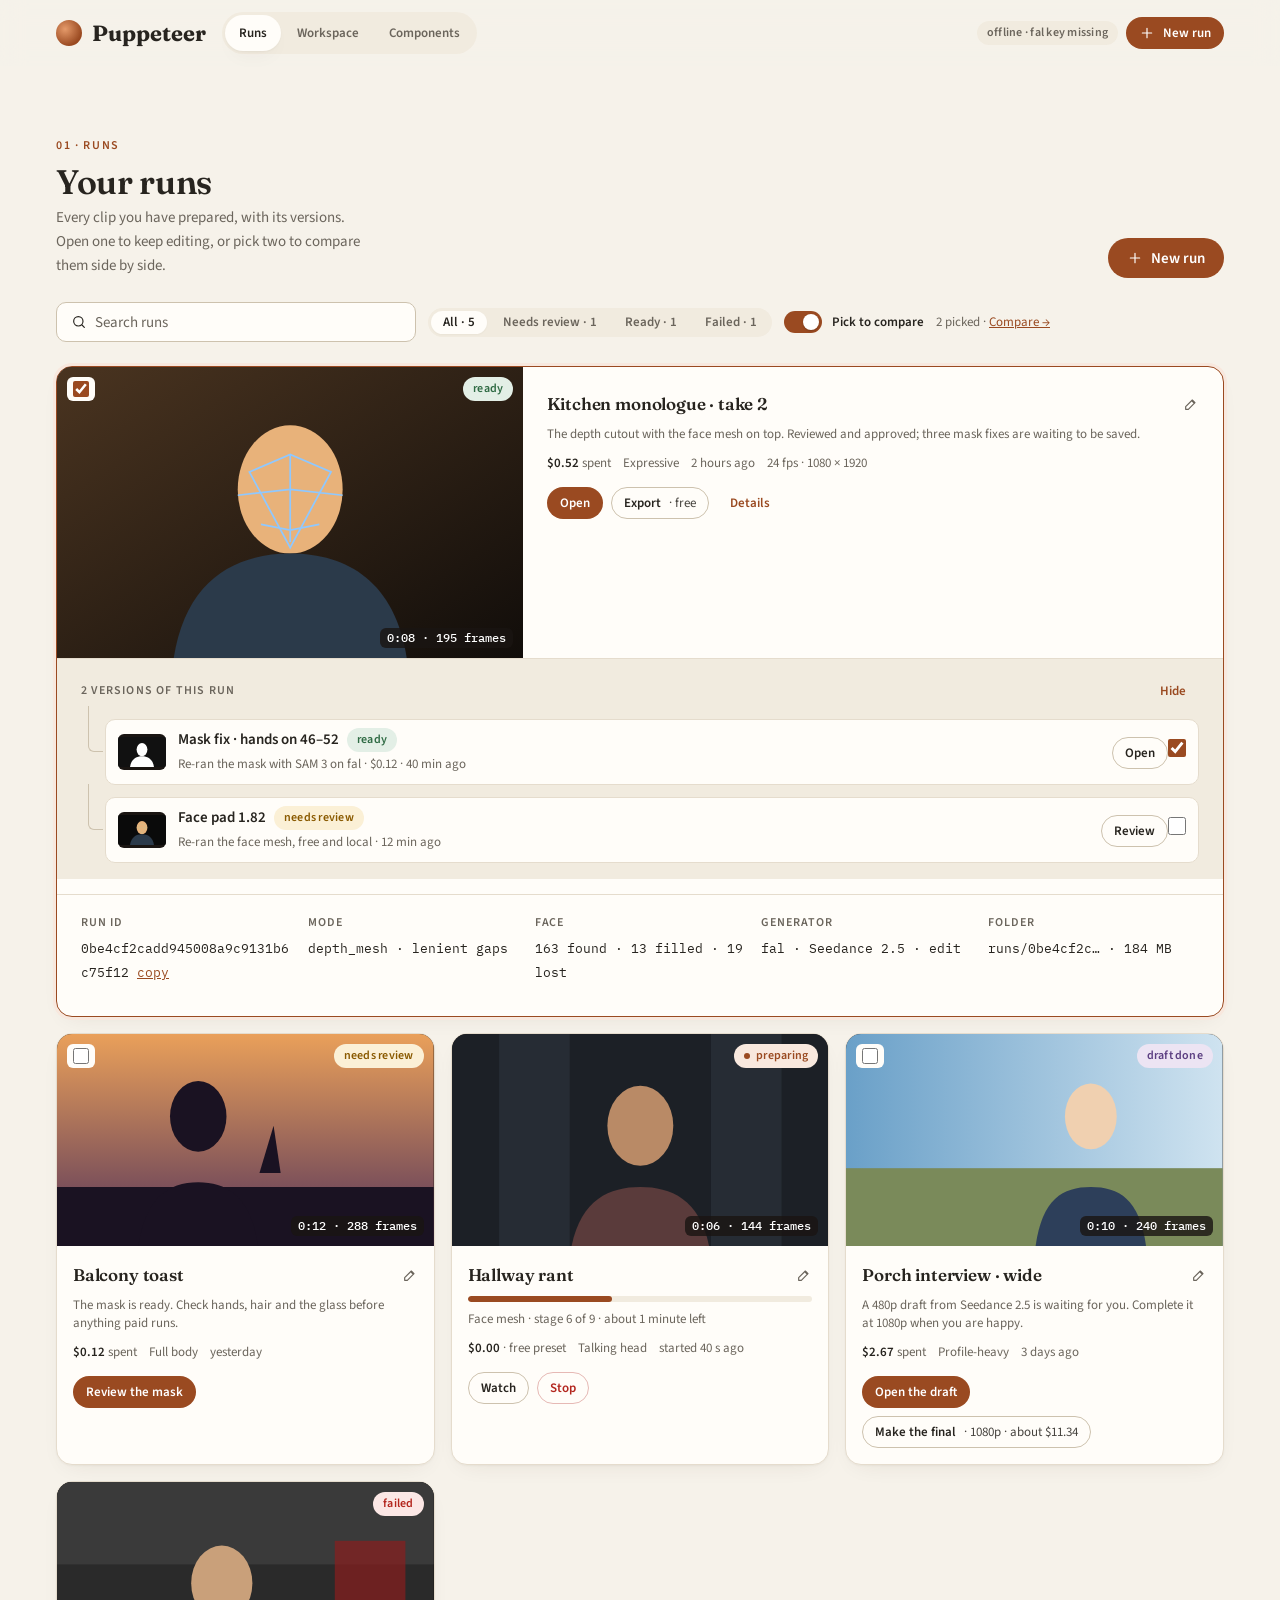
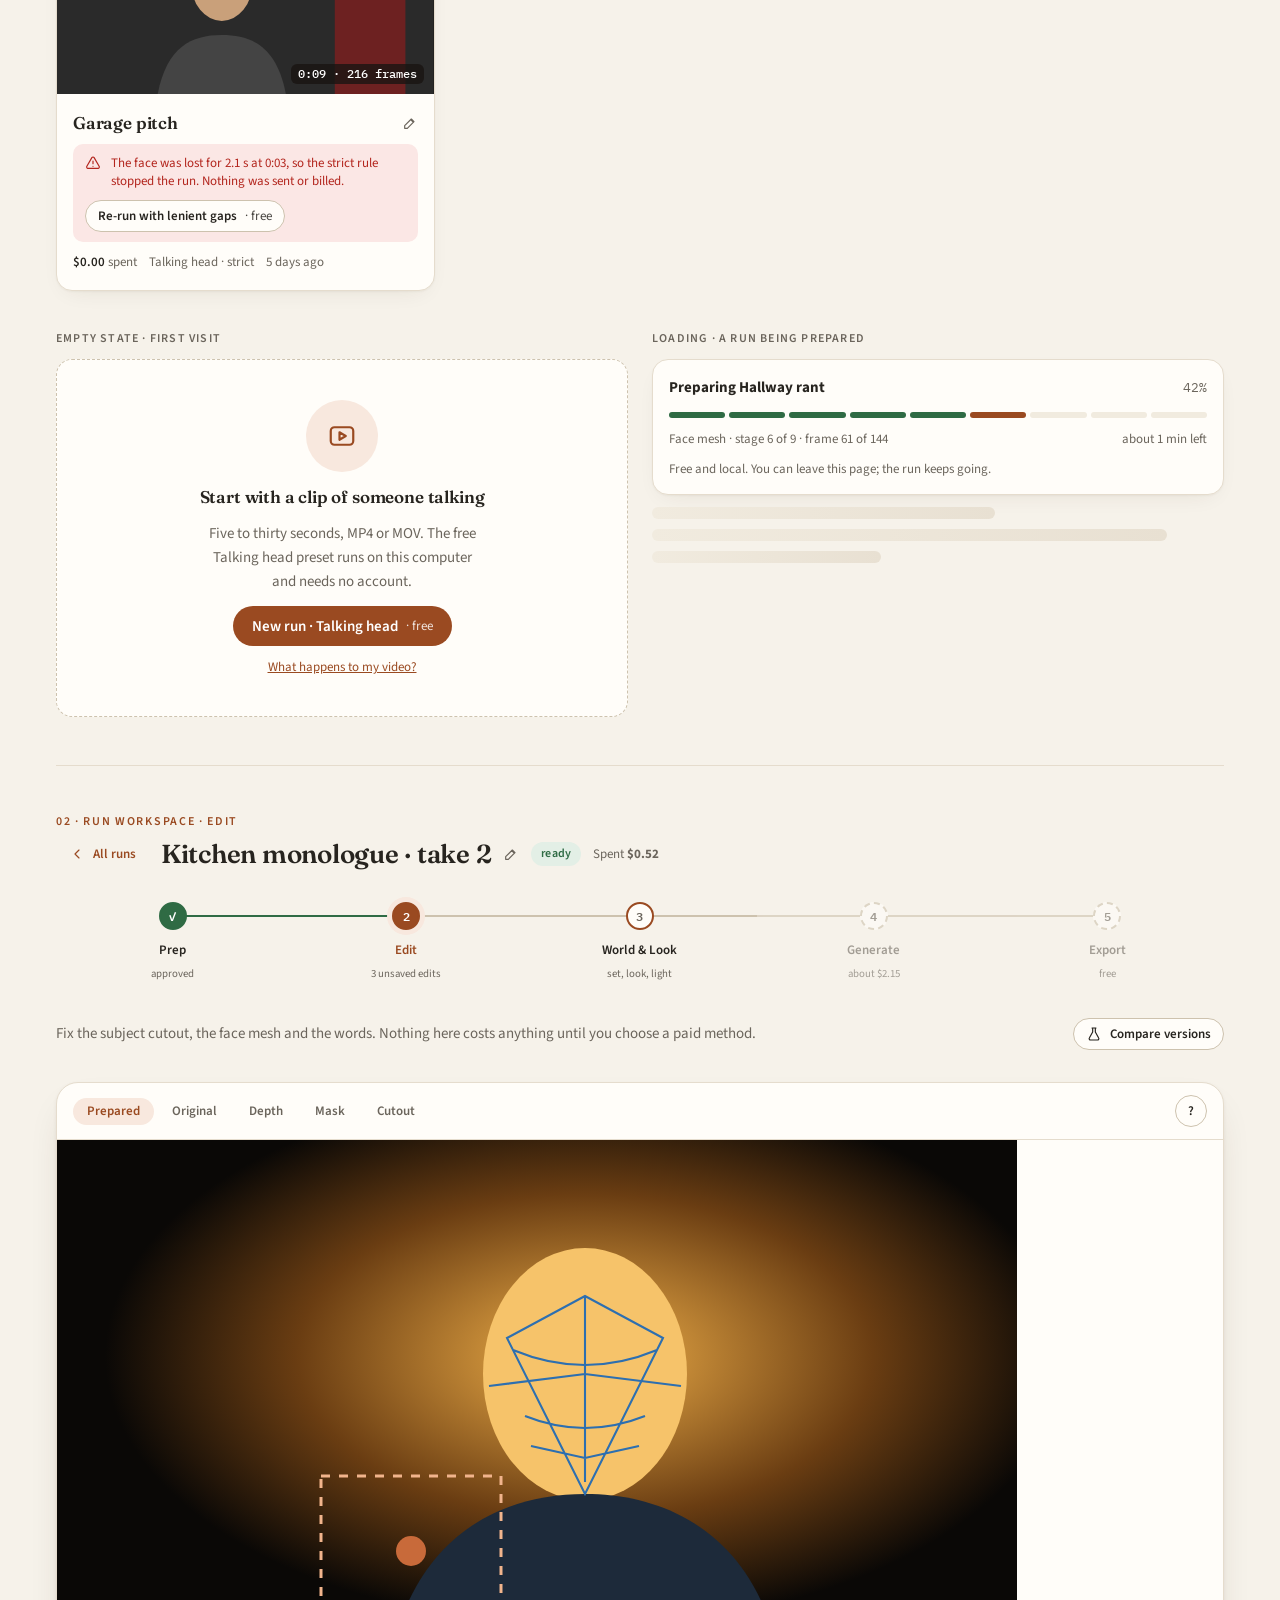
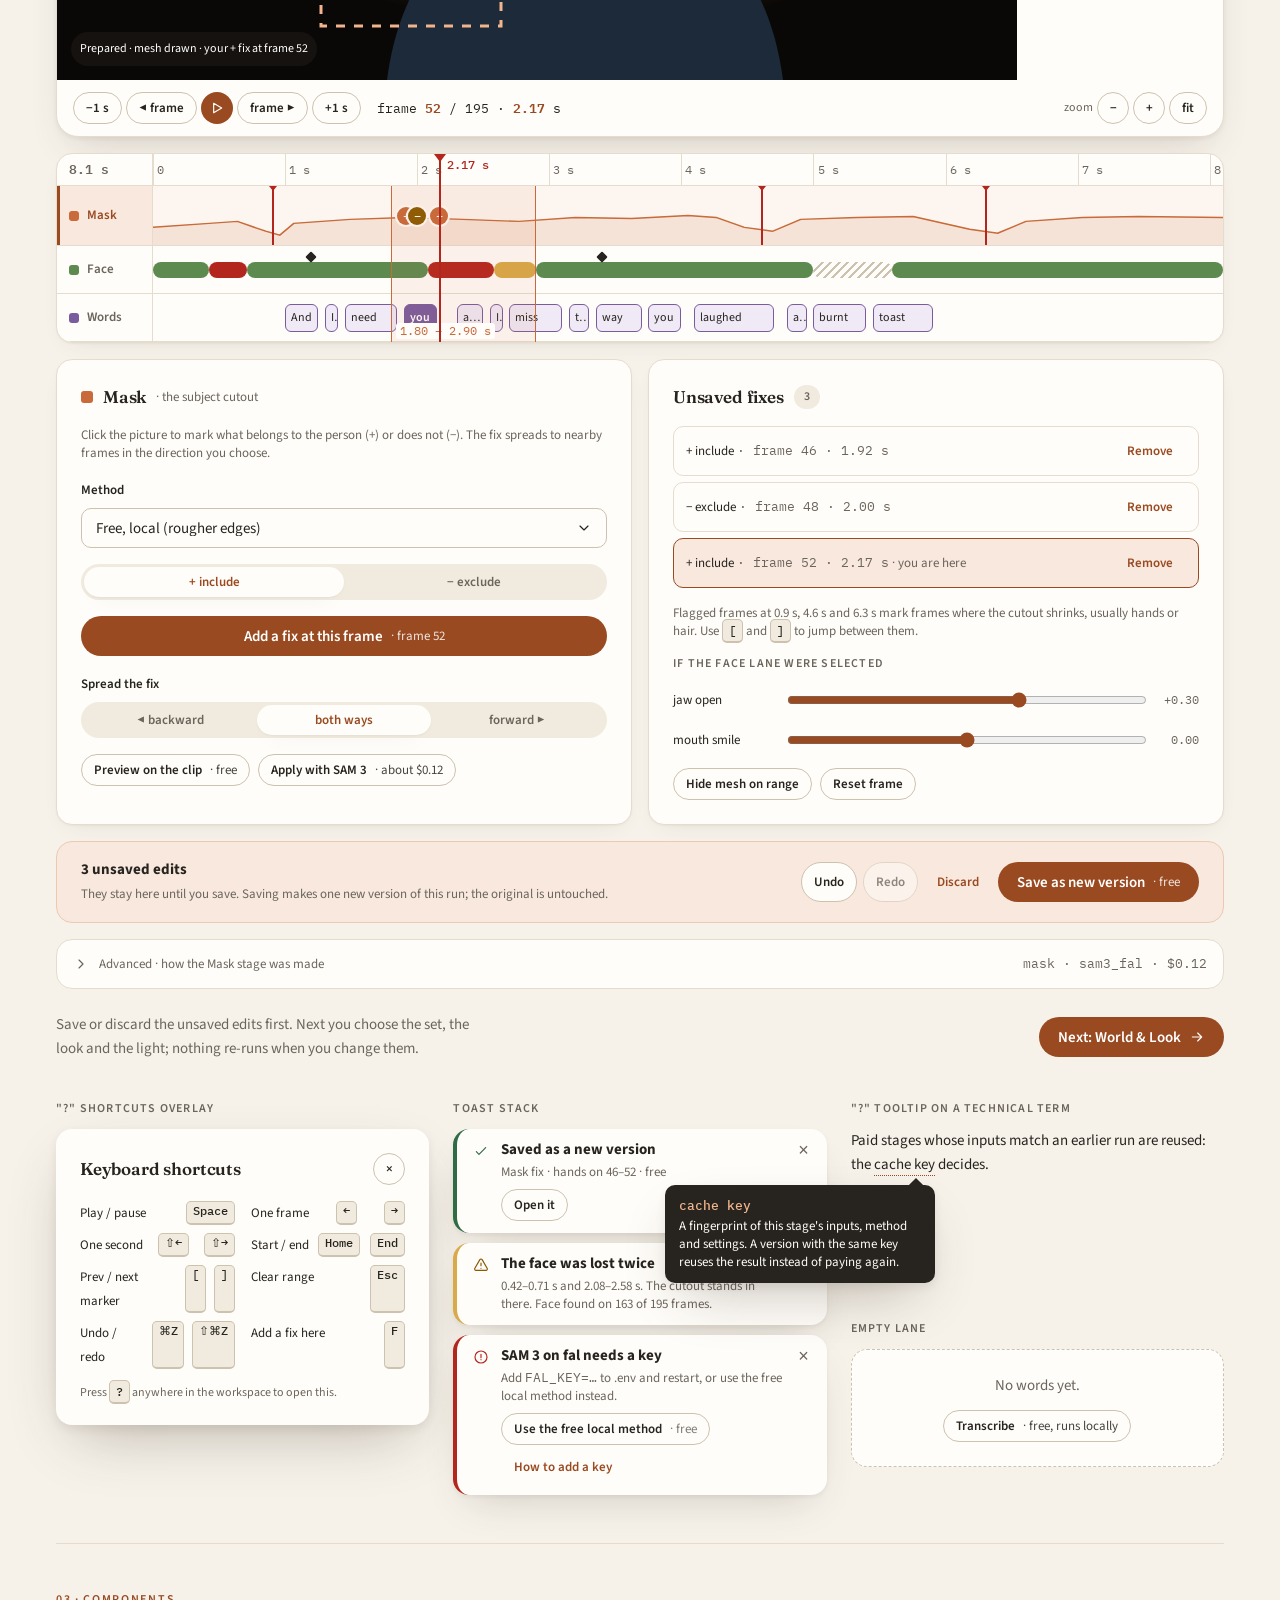
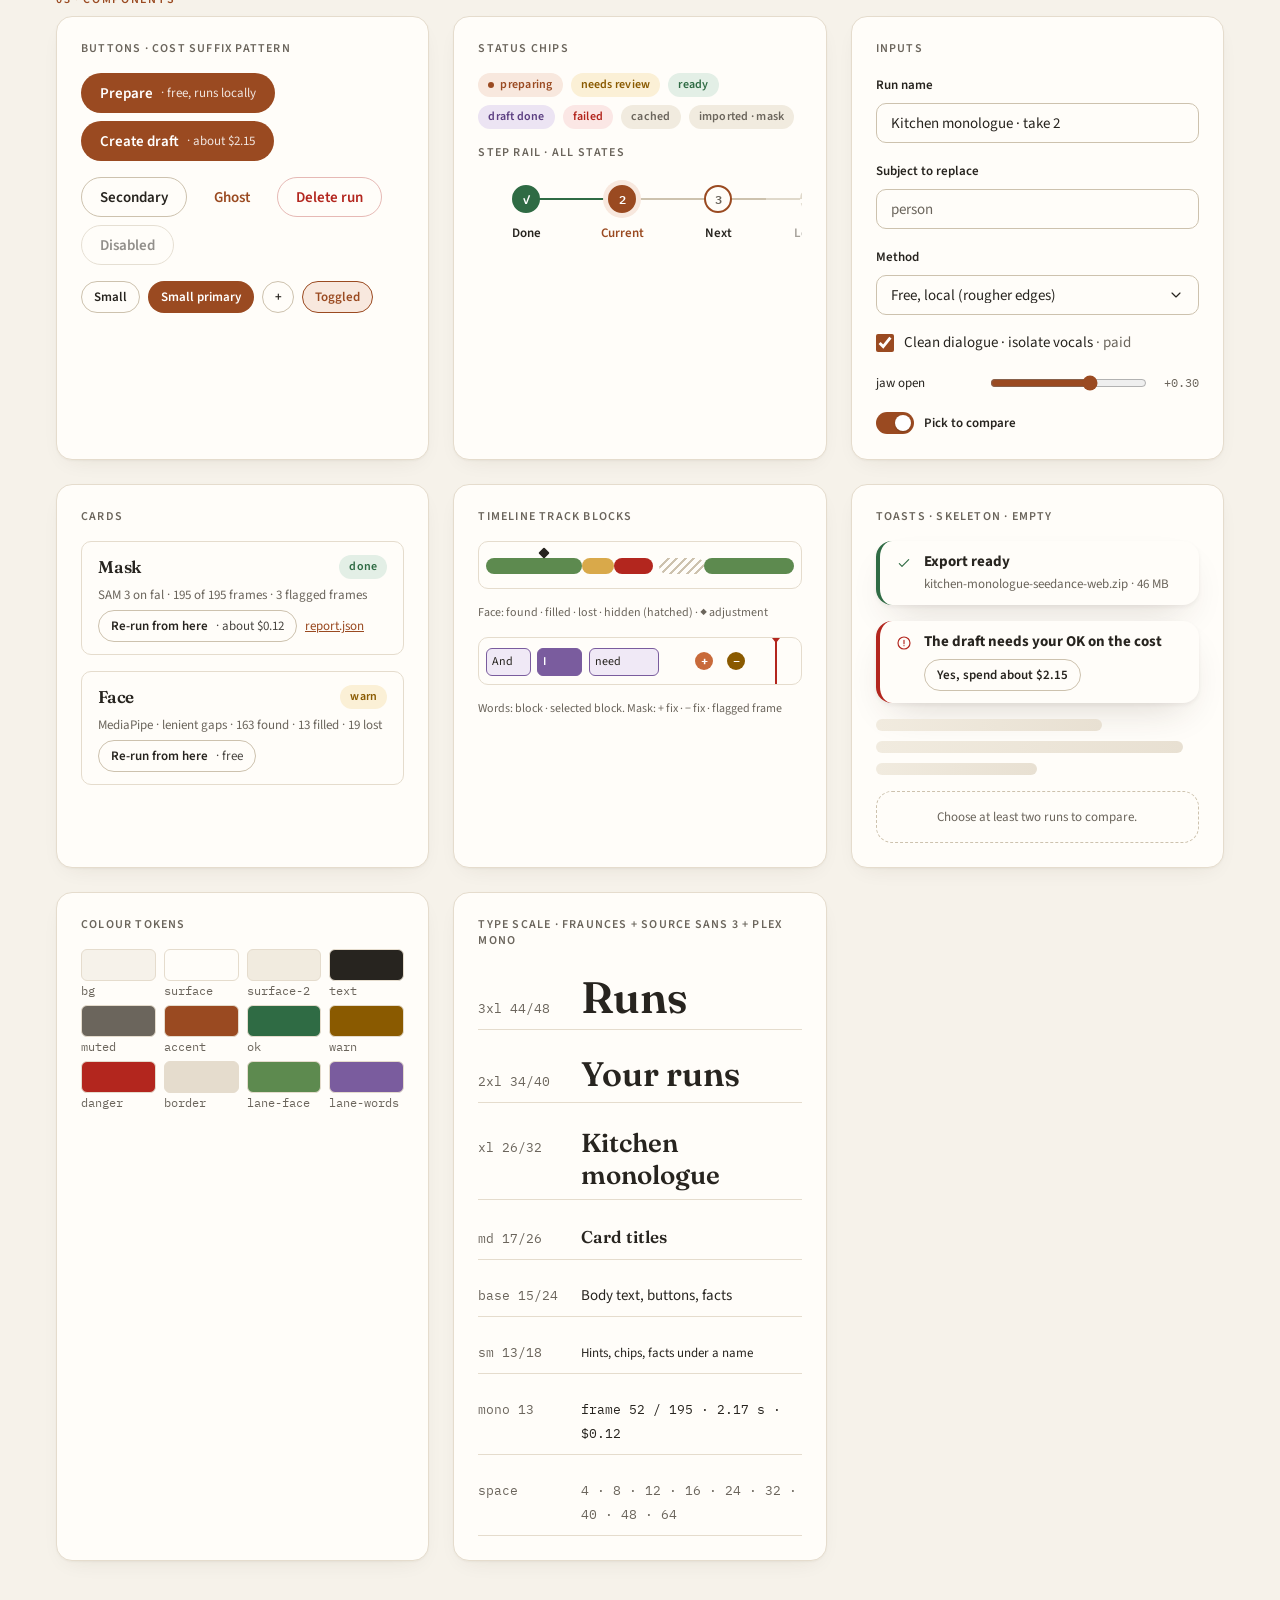
<file: docs/tidy/directions/b-light-studio.html>
<!doctype html>
<html lang="en">
<head>
<meta charset="utf-8">
<meta name="viewport" content="width=device-width,initial-scale=1">
<title>Puppeteer · Direction B · Light studio</title>
<link rel="preconnect" href="https://fonts.googleapis.com">
<link rel="stylesheet" href="https://fonts.googleapis.com/css2?family=Fraunces:opsz,wght@9..144,500;9..144,600;9..144,700&family=Source+Sans+3:wght@400;500;600;700&family=IBM+Plex+Mono:wght@400;500&display=swap">
<!--
  DIRECTION B · "Light studio"
  Warm paper-light UI, generous whitespace, soft shadows, an editorial pairing (Fraunces for titles,
  Source Sans 3 for everything else, IBM Plex Mono for timecode). Friendly for a first-time user:
  cards with real thumbnails, plain sentences, the step bar as a gentle progress rail.

  TOKENS (all on :root below)
    colour   --bg (paper) --surface --surface-2 --text --muted --accent (terracotta) --accent-soft
             --ok --ok-soft --warn --warn-soft --danger --danger-soft --border --border-strong
             lanes: --lane-mask (clay) --lane-face (moss) --lane-words (plum) --playhead
    type     --font-display Fraunces · --font-ui Source Sans 3 · --font-mono IBM Plex Mono
             scale  --t-xs 12/16 · --t-sm 13/18 · --t-base 15/24 · --t-md 17/26 · --t-lg 20/28 · --t-xl 26/32 · --t-2xl 34/40 · --t-3xl 44/48
    space    8-based with a 4 half-step: --s-1 4 · --s-2 8 · --s-3 12 · --s-4 16 · --s-6 24 · --s-8 32 · --s-10 40 · --s-12 48 · --s-16 64
    radius   --r-1 6 · --r-2 10 · --r-3 16 · --r-4 22 · --r-pill 999
    shadow   --shadow-1 (card at rest) · --shadow-2 (card hover / floating) · --shadow-3 (overlay)
    motion   --ease · --dur-1 150ms · --dur-2 240ms

  WCAG AA CONTRAST
    text #27241f on bg #f6f2ea ............ 13.85 : 1
    text #27241f on surface #fffdf9 ....... 15.22 : 1
    muted #6b655c on surface #fffdf9 ......  5.68 : 1
    muted #6b655c on bg #f6f2ea ...........  5.17 : 1
    accent #9a4a21 on surface .............  6.12 : 1   (links, selected tab)
    white #ffffff on accent #9a4a21 .......  6.22 : 1   (primary button)
    ok #2f6b44 on surface / on ok-soft ....  6.25 / 5.37 : 1
    warn #8a5a00 on surface / on warn-soft   5.83 / 5.23 : 1
    danger #b3261e on surface / danger-soft  6.43 / 5.50 : 1
    accent #9a4a21 on accent-soft #f8e8de .  5.21 : 1   (chips, selected lane)
-->
<style>
:root{
  color-scheme:light;
  --bg:#f6f2ea;--surface:#fffdf9;--surface-2:#f1ebdf;--text:#27241f;--muted:#6b655c;
  --accent:#9a4a21;--accent-soft:#f8e8de;--accent-ink:#ffffff;
  --ok:#2f6b44;--ok-soft:#e3efe6;--warn:#8a5a00;--warn-soft:#fbf0d6;--danger:#b3261e;--danger-soft:#fbe7e5;
  --border:#e5dccd;--border-strong:#cdc2ae;
  --lane-mask:#c86a3a;--lane-face:#5d8a4f;--lane-words:#7a5c9e;--playhead:#b3261e;
  --font-display:'Fraunces',Georgia,'Times New Roman',serif;
  --font-ui:'Source Sans 3','Source Sans Pro',-apple-system,BlinkMacSystemFont,"Segoe UI",sans-serif;
  --font-mono:'IBM Plex Mono',ui-monospace,SFMono-Regular,Menlo,monospace;
  --t-xs:12px;--lh-xs:16px;--t-sm:13px;--lh-sm:18px;--t-base:15px;--lh-base:24px;--t-md:17px;--lh-md:26px;
  --t-lg:20px;--lh-lg:28px;--t-xl:26px;--lh-xl:32px;--t-2xl:34px;--lh-2xl:40px;--t-3xl:44px;--lh-3xl:48px;
  --s-1:4px;--s-2:8px;--s-3:12px;--s-4:16px;--s-6:24px;--s-8:32px;--s-10:40px;--s-12:48px;--s-16:64px;
  --r-1:6px;--r-2:10px;--r-3:16px;--r-4:22px;--r-pill:999px;
  --shadow-1:0 1px 2px #3a2a1a0a,0 8px 24px -12px #3a2a1a1f;--shadow-2:0 2px 4px #3a2a1a0f,0 18px 40px -16px #3a2a1a33;--shadow-3:0 24px 60px -20px #3a2a1a55,0 4px 10px #3a2a1a14;
  --ease:cubic-bezier(.2,.7,.2,1);--dur-1:150ms;--dur-2:240ms;
}
*{box-sizing:border-box;min-width:0}
html{background:var(--bg)}
body{margin:0;background:var(--bg);color:var(--text);font:var(--t-base)/var(--lh-base) var(--font-ui);overflow-wrap:anywhere}
h1,h2,h3{margin:0;font-family:var(--font-display);font-weight:600;letter-spacing:-.01em}
h1{font-size:var(--t-2xl);line-height:var(--lh-2xl)}
h2{font-size:var(--t-xl);line-height:var(--lh-xl)}
h3{font-size:var(--t-md);line-height:var(--lh-md)}
h4{margin:0;font:600 var(--t-xs)/var(--lh-xs) var(--font-ui);text-transform:uppercase;letter-spacing:.1em;color:var(--muted)}
p{margin:0}
a{color:var(--accent)}
code,.mono{font-family:var(--font-mono);font-size:var(--t-sm);font-variant-numeric:tabular-nums}
.muted{color:var(--muted)}
.small{font-size:var(--t-sm);line-height:var(--lh-sm)}
.xs{font-size:var(--t-xs);line-height:var(--lh-xs)}
svg.i{width:16px;height:16px;stroke:currentColor;fill:none;stroke-width:1.75;stroke-linecap:round;stroke-linejoin:round;flex:none}
:focus-visible{outline:2px solid var(--accent);outline-offset:3px}
@media(prefers-reduced-motion:reduce){*{animation:none!important;transition:none!important}}

/* chrome */
.top{position:sticky;top:0;z-index:30;background:#f6f2eacc;backdrop-filter:blur(12px)}
.top .in{max-width:1200px;margin:auto;padding:var(--s-3) var(--s-4);display:flex;align-items:center;gap:var(--s-4);flex-wrap:wrap}
.brand{font-family:var(--font-display);font-weight:700;font-size:22px;color:var(--text);text-decoration:none;display:flex;align-items:center;gap:10px}
.brand i{width:26px;height:26px;border-radius:50%;background:radial-gradient(circle at 35% 35%,#e59a6a,var(--accent) 70%)}
nav.pages{display:flex;gap:2px;padding:3px;background:var(--surface-2);border-radius:var(--r-pill)}
nav.pages a{text-decoration:none;color:var(--muted);padding:6px 14px;border-radius:var(--r-pill);font-weight:600;font-size:var(--t-sm)}
nav.pages a.on{background:var(--surface);color:var(--text);box-shadow:var(--shadow-1)}
.top .right{margin-left:auto;display:flex;gap:var(--s-2);align-items:center}
@media(max-width:600px){.top .right{margin-left:0;width:100%;justify-content:space-between}}
.wrap{max-width:1200px;margin:auto;padding:var(--s-6) var(--s-4) var(--s-16)}
.screen{padding:var(--s-12) 0;scroll-margin-top:72px}
.screen+.screen{border-top:1px solid var(--border)}
.eyebrow{font:600 var(--t-xs)/var(--lh-xs) var(--font-ui);letter-spacing:.14em;text-transform:uppercase;color:var(--accent);margin-bottom:var(--s-2)}

/* buttons */
.btn{display:inline-flex;align-items:center;justify-content:center;gap:8px;min-height:40px;padding:0 18px;border-radius:var(--r-pill);border:1px solid var(--border-strong);background:var(--surface);color:var(--text);font:600 var(--t-base)/1 var(--font-ui);cursor:pointer;text-decoration:none;white-space:nowrap;transition:transform var(--dur-1) var(--ease),box-shadow var(--dur-1) var(--ease),background var(--dur-1)}
.btn:hover{box-shadow:var(--shadow-1);transform:translateY(-1px)}
.btn.primary{background:var(--accent);color:var(--accent-ink);border-color:transparent}
.btn.ghost{background:transparent;border-color:transparent;color:var(--accent)}
.btn.ghost:hover{background:var(--accent-soft);box-shadow:none;transform:none}
.btn.danger{background:transparent;color:var(--danger);border-color:#e6b9b5}
.btn.danger:hover{background:var(--danger-soft)}
.btn:disabled,.btn.disabled{opacity:.5;cursor:not-allowed;transform:none;box-shadow:none}
.btn .cost{font-weight:400;opacity:.85;font-size:var(--t-sm)}
.btn.sm{min-height:32px;padding:0 12px;font-size:var(--t-sm)}
.btn.icon{padding:0;width:40px}
.btn.icon.sm{width:32px}
.btn.on{background:var(--accent-soft);border-color:var(--accent);color:var(--accent)}

/* chips */
.chip{display:inline-flex;align-items:center;gap:6px;height:24px;padding:0 10px;border-radius:var(--r-pill);font:600 var(--t-xs)/1 var(--font-ui);letter-spacing:.02em;background:var(--surface-2);color:var(--muted);white-space:nowrap}
.chip.ready{background:var(--ok-soft);color:var(--ok)}
.chip.review{background:var(--warn-soft);color:var(--warn)}
.chip.preparing{background:var(--accent-soft);color:var(--accent)}
.chip.preparing::before{content:'';width:6px;height:6px;border-radius:50%;background:currentColor;animation:pulse 1.2s infinite}
.chip.draft{background:#ece4f3;color:#5c3f82}
.chip.failed{background:var(--danger-soft);color:var(--danger)}
@keyframes pulse{0%,100%{opacity:1}50%{opacity:.3}}

/* inputs */
.input,.select{display:flex;align-items:center;gap:8px;min-height:40px;padding:0 14px;border:1px solid var(--border-strong);border-radius:var(--r-2);background:var(--surface);color:var(--text);font:var(--t-base)/1 var(--font-ui);width:100%}
.input input{all:unset;flex:1;min-width:0;color:var(--text)}
.input input::placeholder{color:var(--muted)}
.input:focus-within,.select:focus-within{border-color:var(--accent);box-shadow:0 0 0 3px var(--accent-soft)}
.select select{all:unset;flex:1;min-width:0;appearance:none;-webkit-appearance:none;color:var(--text)}
label.lbl{display:grid;gap:6px;font-size:var(--t-sm);font-weight:600;color:var(--text)}
.check{display:inline-flex;gap:10px;align-items:flex-start;cursor:pointer}
.check input{width:18px;height:18px;margin:3px 0 0;accent-color:var(--accent)}
.switch{display:inline-flex;align-items:center;gap:10px;cursor:pointer;font-weight:600;font-size:var(--t-sm)}
.switch i{width:38px;height:22px;border-radius:var(--r-pill);background:var(--border-strong);position:relative;transition:background var(--dur-2)}
.switch i::after{content:'';position:absolute;top:3px;left:3px;width:16px;height:16px;border-radius:50%;background:#fff;box-shadow:0 1px 2px #0003;transition:transform var(--dur-2) var(--ease)}
.switch.on i{background:var(--accent)}
.switch.on i::after{transform:translateX(16px)}
input[type=range]{width:100%;accent-color:var(--accent);margin:0}

/* RUNS */
.runs-head{display:flex;gap:var(--s-4);align-items:flex-end;flex-wrap:wrap;margin-bottom:var(--s-6)}
.runs-head .lead{flex:1 1 320px}
.runs-head .lead p{color:var(--muted);margin-top:var(--s-1);max-width:46ch}
.tools{display:flex;gap:var(--s-3);align-items:center;flex-wrap:wrap;margin-bottom:var(--s-6)}
.tools .input{max-width:360px;flex:1 1 220px}
.filters{display:flex;gap:4px;padding:3px;background:var(--surface-2);border-radius:var(--r-pill)}
.filters button{all:unset;cursor:pointer;padding:5px 12px;border-radius:var(--r-pill);font:600 var(--t-sm)/1 var(--font-ui);color:var(--muted)}
.filters button.on{background:var(--surface);color:var(--text);box-shadow:var(--shadow-1)}
.grid{display:grid;grid-template-columns:repeat(auto-fill,minmax(300px,1fr));gap:var(--s-4)}
.card{background:var(--surface);border:1px solid var(--border);border-radius:var(--r-3);box-shadow:var(--shadow-1);overflow:hidden;display:grid;grid-template-rows:auto 1fr;position:relative;transition:box-shadow var(--dur-2) var(--ease),transform var(--dur-2) var(--ease)}
.card:hover{box-shadow:var(--shadow-2);transform:translateY(-2px)}
.card.wide{grid-column:1/-1}
.card.selected{border-color:var(--accent);box-shadow:0 0 0 3px var(--accent-soft),var(--shadow-1)}
.thumb{aspect-ratio:16/9;background:#1a1512;position:relative}
.thumb svg{width:100%;height:100%;display:block}
.thumb .dur{position:absolute;right:10px;bottom:10px;font:500 var(--t-xs)/1 var(--font-mono);color:#fff;background:#1a1512cc;padding:4px 7px;border-radius:var(--r-1)}
.thumb .pick{position:absolute;left:10px;top:10px;background:#fffdf9;border-radius:var(--r-1);padding:4px 6px;display:flex}
.thumb .pick input{margin:0;width:16px;height:16px;accent-color:var(--accent)}
.thumb .state{position:absolute;right:10px;top:10px}
.cbody{padding:var(--s-4);display:grid;gap:var(--s-2);align-content:start}
.cbody .name{display:flex;gap:8px;align-items:center}
.cbody .name h3{flex:1}
.cbody .name .rename{color:var(--muted);display:inline-flex}
.cbody .facts{display:flex;gap:4px 12px;flex-wrap:wrap;color:var(--muted);font-size:var(--t-sm)}
.cbody .facts b{color:var(--text);font-weight:600}
.cbody .acts{display:flex;gap:8px;flex-wrap:wrap;margin-top:var(--s-1)}
.card.wide{display:grid;grid-template-columns:minmax(260px,2fr) minmax(0,3fr);grid-template-rows:auto;gap:0}
.card.wide .thumb{aspect-ratio:auto;height:100%;min-height:220px}
.card.wide .cbody{padding:var(--s-6)}
.card.wide .branches{grid-column:1/-1;border-top:1px solid var(--border);background:var(--surface-2);padding:var(--s-4) var(--s-6);display:grid;gap:var(--s-3)}
.branches .bh{display:flex;justify-content:space-between;align-items:center;gap:8px}
.branch{display:grid;grid-template-columns:48px minmax(0,1fr) auto;gap:var(--s-3);align-items:center;background:var(--surface);border:1px solid var(--border);border-radius:var(--r-2);padding:var(--s-2) var(--s-3);margin-left:var(--s-6);position:relative}
.branch::before{content:'';position:absolute;left:-18px;top:-14px;bottom:50%;width:14px;border-left:1px solid var(--border-strong);border-bottom:1px solid var(--border-strong);border-radius:0 0 0 6px}
.branch .bt{width:48px;height:36px;border-radius:var(--r-1);background:#1a1512;overflow:hidden}
.branch .bt svg{width:100%;height:100%}
.branch .bn{display:flex;gap:8px;align-items:center;flex-wrap:wrap}
.branch .bn b{font-weight:600}
.branch .bf{color:var(--muted);font-size:var(--t-sm)}
.card .drawer{grid-column:1/-1;border-top:1px solid var(--border);padding:var(--s-4) var(--s-6);display:grid;grid-template-columns:repeat(auto-fit,minmax(170px,1fr));gap:var(--s-3) var(--s-4)}
.drawer dt{font-size:var(--t-xs);text-transform:uppercase;letter-spacing:.08em;color:var(--muted);font-weight:600}
.drawer dd{margin:2px 0 0;font-family:var(--font-mono);font-size:var(--t-sm)}
.msg{display:flex;gap:10px;align-items:flex-start;padding:10px 12px;border-radius:var(--r-2);background:var(--danger-soft);color:var(--danger);font-size:var(--t-sm);line-height:var(--lh-sm);flex-wrap:wrap}
.msg svg{margin-top:1px}
.msg span{flex:1 1 200px}
.msg .btn{color:var(--text)}
.bar{height:6px;border-radius:3px;background:var(--surface-2);overflow:hidden}
.bar i{display:block;height:100%;width:42%;background:var(--accent);border-radius:3px}
@media(max-width:800px){.card.wide{grid-template-columns:1fr}.card.wide .thumb{aspect-ratio:16/9;min-height:0}.card.wide .cbody,.card.wide .branches,.card .drawer{padding:var(--s-4)}.branch{grid-template-columns:40px minmax(0,1fr);margin-left:var(--s-4)}.branch .bt{width:40px;height:30px}.branch .acts{grid-column:1/-1}}

/* empty / loading */
.empty{background:var(--surface);border:1px dashed var(--border-strong);border-radius:var(--r-3);padding:var(--s-10) var(--s-6);text-align:center;display:grid;gap:var(--s-3);justify-items:center}
.empty .ill{width:72px;height:72px;border-radius:50%;background:var(--accent-soft);display:grid;place-items:center;color:var(--accent)}
.empty p{color:var(--muted);max-width:40ch}
.loading{background:var(--surface);border:1px solid var(--border);border-radius:var(--r-3);padding:var(--s-4);display:grid;gap:var(--s-3);box-shadow:var(--shadow-1)}
.loading .row{display:flex;justify-content:space-between;gap:8px;align-items:baseline}
.rail{display:flex;gap:4px}
.rail i{flex:1;height:6px;border-radius:3px;background:var(--surface-2)}
.rail i.d{background:var(--ok)}
.rail i.c{background:var(--accent);animation:pulse 1.2s infinite}
.skel{display:grid;gap:10px}
.skel i{display:block;height:12px;border-radius:6px;background:linear-gradient(90deg,var(--surface-2),#e8e0d2,var(--surface-2));background-size:200% 100%;animation:shimmer 1.4s linear infinite}
@keyframes shimmer{to{background-position:-200% 0}}

/* WORKSPACE */
.ws-head{display:grid;gap:var(--s-6);margin-bottom:var(--s-8)}
.ws-title{display:flex;gap:var(--s-3);align-items:center;flex-wrap:wrap}
.ws-title h1{font-size:var(--t-xl);line-height:var(--lh-xl)}
.ws-title .spent{color:var(--muted)}
.rail-steps{display:flex;align-items:flex-start;gap:0;overflow-x:auto;padding:var(--s-2) 0}
.rs{display:grid;justify-items:center;gap:8px;text-decoration:none;color:var(--muted);font-weight:600;font-size:var(--t-sm);min-width:96px;position:relative;flex:1 1 96px;text-align:center}
.rs .dot{width:28px;height:28px;border-radius:50%;border:2px solid var(--border-strong);background:var(--surface);display:grid;place-items:center;font:600 12px/1 var(--font-mono);color:var(--muted);z-index:1}
.rs::before,.rs::after{content:'';position:absolute;top:13px;height:2px;background:var(--border-strong);width:50%}
.rs::before{left:0}.rs::after{right:0}
.rs:first-child::before,.rs:last-child::after{display:none}
.rs.done{color:var(--text)}
.rs.done .dot{background:var(--ok);border-color:var(--ok);color:#fff}
.rs.done::before,.rs.done::after{background:var(--ok)}
.rs.cur{color:var(--accent)}
.rs.cur .dot{background:var(--accent);border-color:var(--accent);color:#fff;box-shadow:0 0 0 5px var(--accent-soft)}
.rs.cur::before{background:var(--ok)}
.rs.next{color:var(--text)}
.rs.next .dot{border-color:var(--accent)}
.rs.locked{opacity:.6}
.rs.locked .dot{border-style:dashed}
.rs small{display:block;font-weight:400;color:var(--muted)}
.ws-sub{display:flex;justify-content:space-between;gap:var(--s-3);align-items:center;flex-wrap:wrap}
.viewer{background:var(--surface);border:1px solid var(--border);border-radius:var(--r-4);box-shadow:var(--shadow-2);overflow:hidden}
.views{display:flex;gap:4px;padding:var(--s-3) var(--s-4);border-bottom:1px solid var(--border);overflow-x:auto;align-items:center}
.views .tab{all:unset;cursor:pointer;padding:7px 14px;border-radius:var(--r-pill);font:600 var(--t-sm)/1 var(--font-ui);color:var(--muted);white-space:nowrap}
.views .tab.on{background:var(--accent-soft);color:var(--accent)}
.stage{position:relative;aspect-ratio:16/9;background:#1a1512;max-height:540px;overflow:hidden}
.stage svg{width:100%;height:100%;display:block}
.stage .caption{position:absolute;left:14px;bottom:14px;font-size:var(--t-xs);color:#fff;background:#1a1512cc;padding:5px 9px;border-radius:var(--r-pill)}
.transport{display:flex;gap:8px 16px;align-items:center;flex-wrap:wrap;padding:var(--s-3) var(--s-4)}
.transport .grp{display:inline-flex;gap:4px}
.transport .counter{font-family:var(--font-mono);font-size:var(--t-sm);flex:1 1 180px}
.transport .counter b{color:var(--accent);font-weight:600}
.transport .zoom{display:inline-flex;gap:4px;align-items:center;color:var(--muted);font-size:var(--t-xs)}

/* timeline */
.tlwrap{margin-top:var(--s-4);background:var(--surface);border:1px solid var(--border);border-radius:var(--r-3);box-shadow:var(--shadow-1);overflow:hidden}
.tl{display:grid;grid-template-columns:96px minmax(0,1fr)}
.tl-labels{border-right:1px solid var(--border);display:grid;grid-template-rows:32px 60px 48px 48px}
.tl-label{all:unset;display:flex;align-items:center;gap:8px;padding:0 var(--s-3);border-bottom:1px solid var(--border);font:600 var(--t-sm)/1 var(--font-ui);color:var(--muted);cursor:pointer}
.tl-label i{width:10px;height:10px;border-radius:3px}
.tl-label.on{background:var(--accent-soft);color:var(--accent);box-shadow:inset 3px 0 0 var(--accent)}
.tl-scroll{overflow-x:auto;overflow-y:hidden;position:relative}
.tl-inner{position:relative;min-width:760px}
.ruler{height:32px;border-bottom:1px solid var(--border);position:relative;background:repeating-linear-gradient(90deg,var(--border) 0 1px,transparent 1px 12.345%);font:var(--t-xs)/1 var(--font-mono);color:var(--muted)}
.ruler span{position:absolute;top:10px;transform:translateX(4px)}
.lane{position:relative;border-bottom:1px solid var(--border)}
.lane.mask{height:60px}.lane.face{height:48px}.lane.words{height:48px}
.lane.sel{background:#fdf6f0}
.mask-area{position:absolute;inset:0;width:100%;height:100%}
.tick{position:absolute;top:0;bottom:0;width:2px;background:var(--danger)}
.tick::after{content:'';position:absolute;top:0;left:-3px;border:4px solid transparent;border-top:5px solid var(--danger)}
.fix{position:absolute;top:50%;transform:translate(-50%,-50%);width:18px;height:18px;border-radius:50%;background:var(--lane-mask);color:#fff;font:700 12px/18px var(--font-mono);text-align:center;box-shadow:0 0 0 2px var(--surface)}
.fix.minus{background:var(--warn)}
.seg{position:absolute;top:16px;height:16px;border-radius:8px}
.seg.tracked{background:var(--lane-face)}
.seg.filled{background:#d9a94a}
.seg.missing{background:var(--danger)}
.seg.off{background:repeating-linear-gradient(135deg,var(--border-strong) 0 2px,transparent 2px 6px)}
.key{position:absolute;top:7px;transform:translateX(-50%) rotate(45deg);width:8px;height:8px;background:var(--text);border-radius:1px}
.word{position:absolute;top:10px;height:28px;border-radius:var(--r-1);background:#f0e9f6;border:1px solid var(--lane-words);color:var(--text);font:var(--t-xs)/26px var(--font-ui);padding:0 5px;white-space:nowrap;overflow:hidden;text-overflow:ellipsis}
.word.sel{background:var(--lane-words);color:#fff;font-weight:600}
.range{position:absolute;top:32px;bottom:0;background:#c86a3a14;border-left:1px solid var(--lane-mask);border-right:1px solid var(--lane-mask);pointer-events:none}
.range::before{content:'1.80 – 2.90 s';position:absolute;bottom:3px;left:4px;white-space:nowrap;font:var(--t-xs)/1 var(--font-mono);color:var(--lane-mask);background:var(--surface);padding:2px 4px;border-radius:3px}
.playhead{position:absolute;top:0;bottom:0;width:2px;margin-left:-1px;background:var(--playhead);z-index:3;pointer-events:none}
.playhead::before{content:'';position:absolute;top:0;left:-5px;border:6px solid transparent;border-top:8px solid var(--playhead)}
.playhead::after{content:'2.17 s';position:absolute;top:5px;left:8px;white-space:nowrap;font:500 var(--t-xs)/1 var(--font-mono);color:var(--playhead)}

/* track panel / save bar */
.below{display:grid;grid-template-columns:minmax(0,1fr) minmax(0,1fr);gap:var(--s-4);margin-top:var(--s-4)}
@media(max-width:860px){.below{grid-template-columns:1fr}}
.panel{background:var(--surface);border:1px solid var(--border);border-radius:var(--r-3);box-shadow:var(--shadow-1);padding:var(--s-6);display:grid;gap:var(--s-4);align-content:start}
.panel .ph{display:flex;align-items:center;gap:10px}
.panel .ph i{width:12px;height:12px;border-radius:3px;background:var(--lane-mask)}
.panel .ph p{color:var(--muted);font-size:var(--t-sm);width:100%}
.seg-ctl{display:grid;grid-auto-flow:column;grid-auto-columns:1fr;padding:3px;background:var(--surface-2);border-radius:var(--r-pill)}
.seg-ctl button{all:unset;text-align:center;padding:7px 6px;border-radius:var(--r-pill);font:600 var(--t-sm)/16px var(--font-ui);color:var(--muted);cursor:pointer}
.seg-ctl button.on{background:var(--surface);color:var(--accent);box-shadow:var(--shadow-1)}
.pending{list-style:none;margin:0;padding:0;display:grid;gap:6px}
.pending li{display:flex;justify-content:space-between;align-items:center;gap:8px;padding:8px 12px;border:1px solid var(--border);border-radius:var(--r-2);font-size:var(--t-sm)}
.pending li.here{border-color:var(--accent);background:var(--accent-soft)}
.pending .k{font-family:var(--font-mono);color:var(--muted)}
.slider{display:grid;grid-template-columns:8em minmax(0,1fr) 3.2em;gap:10px;align-items:center;font-size:var(--t-sm)}
.slider output{font-family:var(--font-mono);font-size:var(--t-xs);text-align:right;color:var(--muted)}
.savebar{margin-top:var(--s-4);display:flex;gap:var(--s-3) var(--s-6);align-items:center;flex-wrap:wrap;padding:var(--s-4) var(--s-6);background:var(--accent-soft);border:1px solid #ecc9b3;border-radius:var(--r-3)}
.savebar .sum{flex:1 1 240px}
.savebar .sum b{font-weight:700}
.savebar .sum p{color:var(--muted);font-size:var(--t-sm)}
.savebar .acts{display:flex;gap:6px;flex-wrap:wrap}
details.adv{margin-top:var(--s-4);background:var(--surface);border:1px solid var(--border);border-radius:var(--r-3)}
details.adv summary{list-style:none;cursor:pointer;display:flex;gap:10px;align-items:center;padding:var(--s-3) var(--s-4);color:var(--muted);font-size:var(--t-sm);flex-wrap:wrap}
details.adv summary::-webkit-details-marker{display:none}
details.adv summary svg{transition:transform var(--dur-2) var(--ease)}
details.adv[open] summary svg{transform:rotate(90deg)}
details.adv .body{padding:0 var(--s-4) var(--s-4);display:grid;grid-template-columns:repeat(auto-fit,minmax(150px,1fr));gap:var(--s-3)}
.kv dt{font-size:var(--t-xs);text-transform:uppercase;letter-spacing:.08em;color:var(--muted);font-weight:600}
.kv dd{margin:2px 0 0;font-family:var(--font-mono);font-size:var(--t-sm)}
.nextbar{margin-top:var(--s-6);display:flex;justify-content:space-between;gap:var(--s-3);align-items:center;flex-wrap:wrap}
.nextbar p{color:var(--muted);max-width:60ch}

/* tooltips / overlay / toasts */
.tip{position:relative;border-bottom:1px dotted var(--accent);cursor:help}
.tipbox{position:absolute;left:0;top:calc(100% + 10px);width:270px;padding:12px 14px;background:var(--text);color:#fffdf9;border-radius:var(--r-2);box-shadow:var(--shadow-3);font-size:var(--t-sm);line-height:var(--lh-sm);z-index:5;font-weight:400}
.tipbox.r{left:auto;right:0}
.tipbox::before{content:'';position:absolute;top:-5px;left:14px;width:10px;height:10px;background:var(--text);transform:rotate(45deg)}
.tipbox.r::before{left:auto;right:14px}
.tipbox b{display:block;font-family:var(--font-mono);font-weight:500;color:#f1b48c;margin-bottom:2px}
.samples{display:grid;grid-template-columns:repeat(auto-fit,minmax(290px,1fr));gap:var(--s-6);margin-top:var(--s-10)}
.sample{display:grid;gap:var(--s-3);align-content:start}
.overlay{background:var(--surface);border-radius:var(--r-3);box-shadow:var(--shadow-3);padding:var(--s-6);display:grid;gap:var(--s-4)}
.overlay .oh{display:flex;justify-content:space-between;align-items:center}
.keys{display:grid;grid-template-columns:1fr 1fr;gap:8px 16px;font-size:var(--t-sm)}
.keys div{display:flex;justify-content:space-between;gap:8px;color:var(--muted)}
.keys span{color:var(--text)}
kbd{font:500 var(--t-xs)/1 var(--font-mono);padding:3px 6px;border:1px solid var(--border-strong);border-bottom-width:2px;border-radius:5px;background:var(--surface-2);color:var(--text);white-space:nowrap}
.toasts{display:grid;gap:10px}
.toast{display:flex;gap:12px;align-items:flex-start;padding:var(--s-3) var(--s-4);border-radius:var(--r-3);background:var(--surface);box-shadow:var(--shadow-2);border-left:4px solid var(--border-strong);font-size:var(--t-sm);line-height:var(--lh-sm)}
.toast svg.i{margin-top:2px}
.toast .b{flex:1;display:grid;gap:4px}
.toast .b b{font-weight:700;font-size:var(--t-base)}
.toast .b span{color:var(--muted)}
.toast .acts{display:flex;gap:6px;flex-wrap:wrap;margin-top:4px}
.toast.ok{border-left-color:var(--ok)}.toast.ok svg{color:var(--ok)}
.toast.warn{border-left-color:#d9a94a}.toast.warn svg{color:var(--warn)}
.toast.err{border-left-color:var(--danger)}.toast.err svg{color:var(--danger)}
.toast .x{margin-left:auto;color:var(--muted);background:none;border:0;cursor:pointer;font-size:18px;line-height:1;padding:0 2px}

/* COMPONENTS */
.comp{display:grid;grid-template-columns:repeat(auto-fit,minmax(300px,1fr));gap:var(--s-6)}
.comp .box{background:var(--surface);border:1px solid var(--border);border-radius:var(--r-3);box-shadow:var(--shadow-1);padding:var(--s-6);display:grid;gap:var(--s-4);align-content:start}
.comp .row{display:flex;gap:8px;flex-wrap:wrap;align-items:center}
.mini{border:1px solid var(--border);border-radius:var(--r-2);padding:var(--s-3) var(--s-4);display:grid;gap:6px;background:var(--surface)}
.swatches{display:grid;grid-template-columns:repeat(auto-fill,minmax(72px,1fr));gap:8px}
.sw{display:grid;gap:4px;font:var(--t-xs)/1 var(--font-mono);color:var(--muted)}
.sw i{height:32px;border-radius:var(--r-1);border:1px solid var(--border)}
.type-scale div{display:flex;gap:12px;align-items:baseline;border-bottom:1px solid var(--border);padding:8px 0}
.type-scale code{color:var(--muted);width:7em;flex:none}
.lane-demo{position:relative;height:48px;border:1px solid var(--border);border-radius:var(--r-2);background:var(--surface);overflow:hidden}
</style>
</head>
<body>

<header class="top">
  <div class="in">
    <a class="brand" href="#runs"><i></i>Puppeteer</a>
    <nav class="pages" aria-label="Screens in this mockup"><a href="#runs" class="on">Runs</a><a href="#workspace">Workspace</a><a href="#components">Components</a></nav>
    <div class="right"><span class="chip">offline · fal key missing</span><a class="btn primary sm" href="#runs"><svg class="i" viewBox="0 0 24 24"><path d="M12 5v14M5 12h14"/></svg>New run</a></div>
  </div>
</header>

<main class="wrap">

<!-- ================================================================ RUNS -->
<section class="screen" id="runs">
  <div class="eyebrow">01 · Runs</div>
  <div class="runs-head">
    <div class="lead"><h1>Your runs</h1><p>Every clip you have prepared, with its versions. Open one to keep editing, or pick two to compare them side by side.</p></div>
    <a class="btn primary" href="#runs"><svg class="i" viewBox="0 0 24 24"><path d="M12 5v14M5 12h14"/></svg>New run</a>
  </div>
  <div class="tools">
    <label class="input"><svg class="i" viewBox="0 0 24 24"><circle cx="11" cy="11" r="7"/><path d="m20 20-3.5-3.5"/></svg><input placeholder="Search runs"></label>
    <div class="filters" role="group" aria-label="Filter"><button class="on">All · 5</button><button>Needs review · 1</button><button>Ready · 1</button><button>Failed · 1</button></div>
    <label class="switch on"><i></i>Pick to compare</label>
    <span class="muted small">2 picked · <a href="#workspace">Compare →</a></span>
  </div>

  <div class="grid">
    <!-- 1 · ready, wide, branches + drawer -->
    <article class="card wide selected">
      <div class="thumb">
        <svg viewBox="0 0 160 100" preserveAspectRatio="xMidYMid slice" aria-hidden="true"><defs><linearGradient id="g1" x1="0" x2="1" y1="0" y2="1"><stop offset="0" stop-color="#4a3420"/><stop offset="1" stop-color="#110d0a"/></linearGradient></defs><rect width="160" height="100" fill="url(#g1)"/><ellipse cx="80" cy="42" rx="18" ry="22" fill="#e8b27a"/><path d="M40 100c4-26 20-36 40-36s36 10 40 36z" fill="#2b3a4a"/><g stroke="#8fc8ff" stroke-width=".6" fill="none"><path d="M66 36l14-6 14 6-14 26zM62 44l18-2 18 2M70 54l10 2 10-2M80 30v30"/></g></svg>
        <label class="pick"><input type="checkbox" checked aria-label="Pick Kitchen monologue to compare"></label><span class="chip ready state">ready</span><span class="dur">0:08 · 195 frames</span>
      </div>
      <div class="cbody">
        <div class="name"><h3>Kitchen monologue · take 2</h3><a class="rename" href="#runs" aria-label="Rename"><svg class="i" viewBox="0 0 24 24"><path d="M4 20h4l10-10-4-4L4 16zM13 7l4 4"/></svg></a></div>
        <p class="muted small">The depth cutout with the face mesh on top. Reviewed and approved; three mask fixes are waiting to be saved.</p>
        <div class="facts"><span><b>$0.52</b> spent</span><span>Expressive</span><span>2 hours ago</span><span>24 fps · 1080 × 1920</span></div>
        <div class="acts"><a class="btn primary sm" href="#workspace">Open</a><button class="btn sm">Export <span class="cost">· free</span></button><button class="btn ghost sm">Details</button></div>
      </div>
      <div class="branches">
        <div class="bh"><h4>2 versions of this run</h4><button class="btn ghost sm">Hide</button></div>
        <div class="branch">
          <div class="bt"><svg viewBox="0 0 160 100" aria-hidden="true"><rect width="160" height="100" fill="#111"/><ellipse cx="80" cy="42" rx="18" ry="22" fill="#fff"/><path d="M40 100c4-26 20-36 40-36s36 10 40 36z" fill="#fff"/></svg></div>
          <div><div class="bn"><b>Mask fix · hands on 46–52</b><span class="chip ready">ready</span></div><div class="bf">Re-ran the mask with SAM 3 on fal · $0.12 · 40 min ago</div></div>
          <div class="acts"><a class="btn sm" href="#workspace">Open</a><label class="check"><input type="checkbox" checked aria-label="Pick to compare"></label></div>
        </div>
        <div class="branch">
          <div class="bt"><svg viewBox="0 0 160 100" aria-hidden="true"><rect width="160" height="100" fill="#0a0a0a"/><ellipse cx="80" cy="42" rx="18" ry="22" fill="#e8b27a"/><path d="M40 100c4-26 20-36 40-36s36 10 40 36z" fill="#2b3a4a"/><g stroke="#9fd8a8" stroke-width=".6" fill="none"><path d="M66 36l14-6 14 6-14 26zM62 44l18-2 18 2"/></g></svg></div>
          <div><div class="bn"><b>Face pad 1.82</b><span class="chip review">needs review</span></div><div class="bf">Re-ran the face mesh, free and local · 12 min ago</div></div>
          <div class="acts"><a class="btn sm" href="#workspace">Review</a><label class="check"><input type="checkbox" aria-label="Pick to compare"></label></div>
        </div>
      </div>
      <dl class="drawer">
        <div><dt>Run ID</dt><dd>0be4cf2cadd945008a9c9131b6c75f12 <a class="small" href="#runs">copy</a></dd></div>
        <div><dt>Mode</dt><dd>depth_mesh · lenient gaps</dd></div>
        <div><dt>Face</dt><dd>163 found · 13 filled · 19 lost</dd></div>
        <div><dt>Generator</dt><dd>fal · Seedance 2.5 · edit</dd></div>
        <div><dt>Folder</dt><dd>runs/0be4cf2c… · 184 MB</dd></div>
      </dl>
    </article>

    <!-- 2 · needs review -->
    <article class="card">
      <div class="thumb"><svg viewBox="0 0 160 100" preserveAspectRatio="xMidYMid slice" aria-hidden="true"><defs><linearGradient id="g2" x1="0" x2="0" y1="0" y2="1"><stop offset="0" stop-color="#f2a65a"/><stop offset="1" stop-color="#4a2c5a"/></linearGradient></defs><rect width="160" height="100" fill="url(#g2)"/><rect y="70" width="160" height="30" fill="#1a1222"/><ellipse cx="60" cy="40" rx="12" ry="15" fill="#1a1222"/><path d="M34 100c2-24 12-32 26-32s24 8 26 32z" fill="#1a1222"/><path d="M86 64l6-20 3 20" fill="#1a1222"/></svg><label class="pick"><input type="checkbox" aria-label="Pick Balcony toast to compare"></label><span class="chip review state">needs review</span><span class="dur">0:12 · 288 frames</span></div>
      <div class="cbody">
        <div class="name"><h3>Balcony toast</h3><a class="rename" href="#runs" aria-label="Rename"><svg class="i" viewBox="0 0 24 24"><path d="M4 20h4l10-10-4-4L4 16zM13 7l4 4"/></svg></a></div>
        <p class="muted small">The mask is ready. Check hands, hair and the glass before anything paid runs.</p>
        <div class="facts"><span><b>$0.12</b> spent</span><span>Full body</span><span>yesterday</span></div>
        <div class="acts"><a class="btn primary sm" href="#workspace">Review the mask</a></div>
      </div>
    </article>

    <!-- 3 · preparing -->
    <article class="card">
      <div class="thumb"><svg viewBox="0 0 160 100" preserveAspectRatio="xMidYMid slice" aria-hidden="true"><rect width="160" height="100" fill="#1c2026"/><rect x="20" width="30" height="100" fill="#262c34"/><rect x="110" width="30" height="100" fill="#262c34"/><ellipse cx="80" cy="44" rx="14" ry="17" fill="#b98a66"/><path d="M50 100c3-24 16-30 30-30s27 6 30 30z" fill="#5a3b3b"/></svg><span class="chip preparing state">preparing</span><span class="dur">0:06 · 144 frames</span></div>
      <div class="cbody">
        <div class="name"><h3>Hallway rant</h3><a class="rename" href="#runs" aria-label="Rename"><svg class="i" viewBox="0 0 24 24"><path d="M4 20h4l10-10-4-4L4 16zM13 7l4 4"/></svg></a></div>
        <div class="bar"><i></i></div>
        <p class="muted small">Face mesh · stage 6 of 9 · about 1 minute left</p>
        <div class="facts"><span><b>$0.00</b> · free preset</span><span>Talking head</span><span>started 40 s ago</span></div>
        <div class="acts"><button class="btn sm">Watch</button><button class="btn danger sm">Stop</button></div>
      </div>
    </article>

    <!-- 4 · draft done -->
    <article class="card">
      <div class="thumb"><svg viewBox="0 0 160 100" preserveAspectRatio="xMidYMid slice" aria-hidden="true"><defs><linearGradient id="g4" x1="0" x2="1" y1="0" y2="0"><stop offset="0" stop-color="#6aa0c8"/><stop offset="1" stop-color="#cfe3f0"/></linearGradient></defs><rect width="160" height="100" fill="url(#g4)"/><rect y="62" width="160" height="38" fill="#7a8a5a"/><ellipse cx="104" cy="40" rx="11" ry="14" fill="#f0d0b0"/><path d="M80 100c2-24 11-30 24-30s22 6 24 30z" fill="#2d3f5a"/></svg><label class="pick"><input type="checkbox" aria-label="Pick Porch interview to compare"></label><span class="chip draft state">draft done</span><span class="dur">0:10 · 240 frames</span></div>
      <div class="cbody">
        <div class="name"><h3>Porch interview · wide</h3><a class="rename" href="#runs" aria-label="Rename"><svg class="i" viewBox="0 0 24 24"><path d="M4 20h4l10-10-4-4L4 16zM13 7l4 4"/></svg></a></div>
        <p class="muted small">A 480p draft from Seedance 2.5 is waiting for you. Complete it at 1080p when you are happy.</p>
        <div class="facts"><span><b>$2.67</b> spent</span><span>Profile-heavy</span><span>3 days ago</span></div>
        <div class="acts"><a class="btn primary sm" href="#workspace">Open the draft</a><button class="btn sm">Make the final <span class="cost">· 1080p · about $11.34</span></button></div>
      </div>
    </article>

    <!-- 5 · failed -->
    <article class="card">
      <div class="thumb"><svg viewBox="0 0 160 100" preserveAspectRatio="xMidYMid slice" aria-hidden="true"><rect width="160" height="100" fill="#2a2a2a"/><rect width="160" height="40" fill="#3a3a3a"/><ellipse cx="70" cy="48" rx="13" ry="16" fill="#c9a07a"/><path d="M42 100c3-24 14-30 28-30s25 6 28 30z" fill="#444"/><rect x="118" y="30" width="30" height="70" fill="#8a1f1f" opacity=".7"/></svg><span class="chip failed state">failed</span><span class="dur">0:09 · 216 frames</span></div>
      <div class="cbody">
        <div class="name"><h3>Garage pitch</h3><a class="rename" href="#runs" aria-label="Rename"><svg class="i" viewBox="0 0 24 24"><path d="M4 20h4l10-10-4-4L4 16zM13 7l4 4"/></svg></a></div>
        <div class="msg"><svg class="i" viewBox="0 0 24 24"><path d="M12 9v4M12 17h.01M10.3 3.9 2.6 17.3A2 2 0 0 0 4.3 20h15.4a2 2 0 0 0 1.7-2.7L13.7 3.9a2 2 0 0 0-3.4 0z"/></svg><span>The face was lost for 2.1 s at 0:03, so the strict rule stopped the run. Nothing was sent or billed.</span><button class="btn sm">Re-run with lenient gaps <span class="cost">· free</span></button></div>
        <div class="facts"><span><b>$0.00</b> spent</span><span>Talking head · strict</span><span>5 days ago</span></div>
      </div>
    </article>
  </div>

  <div class="samples">
    <div class="sample"><h4>Empty state · first visit</h4>
      <div class="empty"><div class="ill"><svg class="i" viewBox="0 0 24 24" style="width:30px;height:30px"><rect x="3" y="5" width="18" height="14" rx="3"/><path d="m10 9 5 3-5 3z"/></svg></div><h3>Start with a clip of someone talking</h3><p>Five to thirty seconds, MP4 or MOV. The free Talking head preset runs on this computer and needs no account.</p><button class="btn primary">New run · Talking head <span class="cost">· free</span></button><a class="small" href="#runs">What happens to my video?</a></div>
    </div>
    <div class="sample"><h4>Loading · a run being prepared</h4>
      <div class="loading"><div class="row"><b>Preparing Hallway rant</b><span class="mono muted">42%</span></div><div class="rail"><i class="d"></i><i class="d"></i><i class="d"></i><i class="d"></i><i class="d"></i><i class="c"></i><i></i><i></i><i></i></div><div class="row small muted"><span>Face mesh · stage 6 of 9 · frame 61 of 144</span><span>about 1 min left</span></div><p class="small muted">Free and local. You can leave this page; the run keeps going.</p></div>
      <div class="skel" aria-hidden="true"><i style="width:60%"></i><i style="width:90%"></i><i style="width:40%"></i></div>
    </div>
  </div>
</section>

<!-- ================================================================ WORKSPACE -->
<section class="screen" id="workspace">
  <div class="eyebrow">02 · Run workspace · Edit</div>
  <div class="ws-head">
    <div class="ws-title">
      <a class="btn ghost sm" href="#runs"><svg class="i" viewBox="0 0 24 24"><path d="m15 6-6 6 6 6"/></svg>All runs</a>
      <h1>Kitchen monologue · take 2</h1><a href="#workspace" aria-label="Rename" style="color:var(--muted);display:inline-flex"><svg class="i" viewBox="0 0 24 24"><path d="M4 20h4l10-10-4-4L4 16zM13 7l4 4"/></svg></a>
      <span class="chip ready">ready</span><span class="spent small">Spent <b>$0.52</b></span>
    </div>
    <nav class="rail-steps" aria-label="Steps">
      <a class="rs done" href="#workspace"><span class="dot">✓</span><span>Prep<small>approved</small></span></a>
      <a class="rs cur" href="#workspace" aria-current="step"><span class="dot">2</span><span>Edit<small>3 unsaved edits</small></span></a>
      <a class="rs next" href="#workspace"><span class="dot">3</span><span>World &amp; Look<small>set, look, light</small></span></a>
      <a class="rs locked" href="#workspace"><span class="dot">4</span><span>Generate<small>about $2.15</small></span></a>
      <a class="rs locked" href="#workspace"><span class="dot">5</span><span>Export<small>free</small></span></a>
    </nav>
    <div class="ws-sub"><p class="muted">Fix the subject cutout, the face mesh and the words. Nothing here costs anything until you choose a paid method.</p><a class="btn sm" href="#workspace"><svg class="i" viewBox="0 0 24 24"><path d="M9 3h6M10 3v6l-5 9a2 2 0 0 0 2 3h10a2 2 0 0 0 2-3l-5-9V3"/></svg>Compare versions</a></div>
  </div>

  <div class="viewer">
    <div class="views" role="tablist" aria-label="View">
      <button class="tab on" role="tab" aria-selected="true">Prepared</button><button class="tab" role="tab">Original</button><button class="tab" role="tab">Depth</button><button class="tab" role="tab">Mask</button><button class="tab" role="tab">Cutout</button>
      <span style="margin-left:auto"></span><button class="btn icon sm" aria-label="Keyboard shortcuts">?</button>
    </div>
    <div class="stage">
      <svg viewBox="0 0 320 180" aria-label="Prepared clip, frame 52"><defs><radialGradient id="st" cx=".55" cy=".4"><stop offset="0" stop-color="#f3b24a"/><stop offset=".6" stop-color="#6a3d12"/><stop offset="1" stop-color="#0a0806"/></radialGradient></defs><rect width="320" height="180" fill="url(#st)"/><ellipse cx="176" cy="78" rx="34" ry="42" fill="#f6c36a"/><path d="M110 180c6-46 36-62 66-62s60 16 66 62z" fill="#1d2a3a"/><g stroke="#2d6fb0" stroke-width=".7" fill="none"><path d="M150 66l26-14 26 14-26 52zM144 82l32-4 32 4M158 102l18 4 18-4M176 52v62M152 70q24 10 48 0M156 92q20 8 40 0"/></g><g stroke="#f1b48c" stroke-width="1" fill="none" stroke-dasharray="3 3"><path d="M88 112h60v50H88z"/></g><circle cx="118" cy="137" r="5" fill="#c86a3a"/></svg>
      <span class="caption">Prepared · mesh drawn · your + fix at frame 52</span>
    </div>
    <div class="transport">
      <div class="grp"><button class="btn sm" title="Back one second">−1 s</button><button class="btn sm" title="Back one frame">◀ frame</button><button class="btn sm primary icon" title="Play (Space)"><svg class="i" viewBox="0 0 24 24"><path d="m7 5 12 7-12 7z"/></svg></button><button class="btn sm" title="Forward one frame">frame ▶</button><button class="btn sm" title="Forward one second">+1 s</button></div>
      <span class="counter">frame <b>52</b> / 195 · <b>2.17</b> s</span>
      <div class="zoom">zoom <button class="btn sm icon" aria-label="Zoom out">−</button><button class="btn sm icon" aria-label="Zoom in">+</button><button class="btn sm">fit</button></div>
    </div>
  </div>

  <div class="tlwrap">
    <div class="tl">
      <div class="tl-labels">
        <div class="tl-label" style="cursor:default;font-family:var(--font-mono)" aria-hidden="true">8.1 s</div>
        <button class="tl-label on" aria-pressed="true"><i style="background:var(--lane-mask)"></i>Mask</button>
        <button class="tl-label"><i style="background:var(--lane-face)"></i>Face</button>
        <button class="tl-label"><i style="background:var(--lane-words)"></i>Words</button>
      </div>
      <div class="tl-scroll">
        <div class="tl-inner">
          <div class="ruler"><span style="left:0">0</span><span style="left:12.35%">1 s</span><span style="left:24.69%">2 s</span><span style="left:37.04%">3 s</span><span style="left:49.38%">4 s</span><span style="left:61.73%">5 s</span><span style="left:74.07%">6 s</span><span style="left:86.42%">7 s</span><span style="left:98.77%">8</span></div>
          <div class="lane mask sel">
            <svg class="mask-area" viewBox="0 0 760 60" preserveAspectRatio="none" aria-hidden="true"><path d="M0 42 L40 38 60 36 80 46 90 50 100 38 140 34 180 32 220 34 260 36 300 32 340 33 380 30 400 32 420 42 440 46 460 34 500 32 540 31 580 44 600 48 620 36 660 32 700 31 760 32 V60 H0z" fill="#c86a3a22"/><path d="M0 42 L40 38 60 36 80 46 90 50 100 38 140 34 180 32 220 34 260 36 300 32 340 33 380 30 400 32 420 42 440 46 460 34 500 32 540 31 580 44 600 48 620 36 660 32 700 31 760 32" stroke="#c86a3a" stroke-width="1.4" fill="none"/></svg>
            <i class="tick" style="left:11.1%"></i><i class="tick" style="left:56.8%"></i><i class="tick" style="left:77.8%"></i>
            <span class="fix" style="left:23.66%">+</span><span class="fix minus" style="left:24.7%">−</span><span class="fix" style="left:26.75%">+</span>
          </div>
          <div class="lane face">
            <i class="seg tracked" style="left:0;width:5.19%"></i><i class="seg missing" style="left:5.19%;width:3.58%"></i><i class="seg tracked" style="left:8.77%;width:16.91%"></i><i class="seg missing" style="left:25.68%;width:6.17%"></i><i class="seg filled" style="left:31.85%;width:3.95%"></i><i class="seg tracked" style="left:35.8%;width:25.9%"></i><i class="seg off" style="left:61.7%;width:7.4%"></i><i class="seg tracked" style="left:69.1%;width:30.9%"></i>
            <i class="key" style="left:14.8%"></i><i class="key" style="left:42%"></i>
          </div>
          <div class="lane words">
            <span class="word" style="left:12.35%;width:3.09%">And</span><span class="word" style="left:16.05%;width:1.23%">I</span><span class="word" style="left:17.9%;width:4.94%">need</span><span class="word sel" style="left:23.46%;width:3.09%">you</span><span class="word" style="left:28.4%;width:2.47%">and</span><span class="word" style="left:31.5%;width:1.23%">I</span><span class="word" style="left:33.3%;width:4.94%">miss</span><span class="word" style="left:38.9%;width:1.85%">the</span><span class="word" style="left:41.36%;width:4.32%">way</span><span class="word" style="left:46.3%;width:3.09%">you</span><span class="word" style="left:50.6%;width:7.4%">laughed</span><span class="word" style="left:59.26%;width:1.85%">at</span><span class="word" style="left:61.7%;width:4.94%">burnt</span><span class="word" style="left:67.3%;width:5.56%">toast</span>
          </div>
          <div class="range" style="left:22.2%;width:13.6%"></div>
          <div class="playhead" style="left:26.79%"></div>
        </div>
      </div>
    </div>
  </div>

  <div class="below">
    <section class="panel" aria-label="Mask tools">
      <div class="ph"><i></i><h3>Mask</h3><span class="muted small">· the subject cutout</span></div>
      <p class="muted small">Click the picture to mark what belongs to the person (+) or does not (−). The fix spreads to nearby frames in the direction you choose.</p>
      <label class="lbl">Method<span class="select"><select><option>Free, local (rougher edges)</option><option>SAM 3 on fal · about $0.12</option><option>SAM 2 on Replicate · about $0.09</option><option>Brush · paint or erase</option></select><svg class="i" viewBox="0 0 24 24"><path d="m6 9 6 6 6-6"/></svg></span></label>
      <div class="seg-ctl" role="group" aria-label="Fix type"><button class="on">+ include</button><button>− exclude</button></div>
      <button class="btn primary">Add a fix at this frame <span class="cost">· frame 52</span></button>
      <label class="lbl">Spread the fix<div class="seg-ctl" role="group"><button>◀ backward</button><button class="on">both ways</button><button>forward ▶</button></div></label>
      <div class="row" style="display:flex;gap:8px;flex-wrap:wrap"><button class="btn sm">Preview on the clip <span class="cost">· free</span></button><button class="btn sm">Apply with SAM 3 <span class="cost">· about $0.12</span></button></div>
    </section>
    <section class="panel" aria-label="Unsaved fixes">
      <div class="ph"><h3>Unsaved fixes</h3><span class="chip">3</span></div>
      <ul class="pending">
        <li><span>+ include <span class="k">· frame 46 · 1.92 s</span></span><button class="btn ghost sm">Remove</button></li>
        <li><span>− exclude <span class="k">· frame 48 · 2.00 s</span></span><button class="btn ghost sm">Remove</button></li>
        <li class="here"><span>+ include <span class="k">· frame 52 · 2.17 s</span><span class="muted"> · you are here</span></span><button class="btn ghost sm">Remove</button></li>
      </ul>
      <p class="muted small">Flagged frames at 0.9 s, 4.6 s and 6.3 s mark frames where the cutout shrinks, usually hands or hair. Use <kbd>[</kbd> and <kbd>]</kbd> to jump between them.</p>
      <h4>If the Face lane were selected</h4>
      <div class="slider"><span>jaw open</span><input type="range" min="-1" max="1" step=".05" value=".3"><output>+0.30</output></div>
      <div class="slider"><span>mouth smile</span><input type="range" min="-1" max="1" step=".05" value="0"><output>0.00</output></div>
      <div class="row" style="display:flex;gap:8px;flex-wrap:wrap"><button class="btn sm">Hide mesh on range</button><button class="btn sm">Reset frame</button></div>
    </section>
  </div>

  <div class="savebar" role="region" aria-label="Unsaved edits">
    <div class="sum"><b>3 unsaved edits</b><p>They stay here until you save. Saving makes one new version of this run; the original is untouched.</p></div>
    <div class="acts"><button class="btn sm">Undo</button><button class="btn sm" disabled>Redo</button><button class="btn ghost sm">Discard</button><button class="btn primary">Save as new version <span class="cost">· free</span></button></div>
  </div>

  <details class="adv">
    <summary><svg class="i" viewBox="0 0 24 24"><path d="m9 6 6 6-6 6"/></svg>Advanced · how the Mask stage was made <span class="mono" style="margin-left:auto">mask · sam3_fal · $0.12</span></summary>
    <div class="body">
      <dl class="kv"><dt>Stage</dt><dd>mask (4 of 9)</dd></dl>
      <dl class="kv"><dt>Method</dt><dd>sam3_fal</dd></dl>
      <dl class="kv"><dt>Params</dt><dd>prompt "person" · threshold 0.5</dd></dl>
      <dl class="kv"><dt>Cache key</dt><dd>9f3a…b2c1</dd></dl>
      <dl class="kv"><dt>Cost</dt><dd>$0.12 · 1 fal call</dd></dl>
      <dl class="kv"><dt>Report</dt><dd><a href="#workspace">stages/mask/report.json</a></dd></dl>
    </div>
  </details>

  <div class="nextbar">
    <p>Save or discard the unsaved edits first. Next you choose the set, the look and the light; nothing re-runs when you change them.</p>
    <a class="btn primary" href="#workspace">Next: World &amp; Look <svg class="i" viewBox="0 0 24 24"><path d="M5 12h14m-6-6 6 6-6 6"/></svg></a>
  </div>

  <div class="samples">
    <div class="sample"><h4>"?" shortcuts overlay</h4>
      <div class="overlay" role="dialog" aria-label="Keyboard shortcuts">
        <div class="oh"><h3>Keyboard shortcuts</h3><button class="btn icon sm" aria-label="Close">×</button></div>
        <div class="keys">
          <div><span>Play / pause</span><kbd>Space</kbd></div><div><span>One frame</span><kbd>←</kbd> <kbd>→</kbd></div>
          <div><span>One second</span><kbd>⇧←</kbd> <kbd>⇧→</kbd></div><div><span>Start / end</span><kbd>Home</kbd> <kbd>End</kbd></div>
          <div><span>Prev / next marker</span><kbd>[</kbd> <kbd>]</kbd></div><div><span>Clear range</span><kbd>Esc</kbd></div>
          <div><span>Undo / redo</span><kbd>⌘Z</kbd> <kbd>⇧⌘Z</kbd></div><div><span>Add a fix here</span><kbd>F</kbd></div>
        </div>
        <p class="xs muted">Press <kbd>?</kbd> anywhere in the workspace to open this.</p>
      </div>
    </div>
    <div class="sample"><h4>Toast stack</h4>
      <div class="toasts">
        <div class="toast ok" role="status"><svg class="i" viewBox="0 0 24 24"><path d="m5 13 4 4L19 7"/></svg><div class="b"><b>Saved as a new version</b><span>Mask fix · hands on 46–52 · free</span><div class="acts"><button class="btn sm">Open it</button></div></div><button class="x" aria-label="Dismiss">×</button></div>
        <div class="toast warn" role="status"><svg class="i" viewBox="0 0 24 24"><path d="M12 9v4M12 17h.01M10.3 3.9 2.6 17.3A2 2 0 0 0 4.3 20h15.4a2 2 0 0 0 1.7-2.7L13.7 3.9a2 2 0 0 0-3.4 0z"/></svg><div class="b"><b>The face was lost twice</b><span>0.42–0.71 s and 2.08–2.58 s. The cutout stands in there. Face found on 163 of 195 frames.</span></div><button class="x" aria-label="Dismiss">×</button></div>
        <div class="toast err" role="alert"><svg class="i" viewBox="0 0 24 24"><circle cx="12" cy="12" r="9"/><path d="M12 8v5M12 16h.01"/></svg><div class="b"><b>SAM 3 on fal needs a key</b><span>Add <code>FAL_KEY=…</code> to .env and restart, or use the free local method instead.</span><div class="acts"><button class="btn sm">Use the free local method <span class="cost">· free</span></button><button class="btn ghost sm">How to add a key</button></div></div><button class="x" aria-label="Dismiss">×</button></div>
      </div>
    </div>
    <div class="sample"><h4>"?" tooltip on a technical term</h4>
      <p>Paid stages whose inputs match an earlier run are reused: the <span class="tip">cache key<span class="tipbox r" role="tooltip"><b>cache key</b>A fingerprint of this stage's inputs, method and settings. A version with the same key reuses the result instead of paying again.</span></span> decides.</p>
      <div style="height:120px"></div>
      <h4>Empty lane</h4>
      <div class="empty" style="padding:var(--s-6)"><p>No words yet.</p><button class="btn sm">Transcribe <span class="cost">· free, runs locally</span></button></div>
    </div>
  </div>
</section>

<!-- ================================================================ COMPONENTS -->
<section class="screen" id="components">
  <div class="eyebrow">03 · Components</div>
  <div class="comp">
    <div class="box"><h4>Buttons · cost suffix pattern</h4>
      <div class="row"><button class="btn primary">Prepare <span class="cost">· free, runs locally</span></button><button class="btn primary">Create draft <span class="cost">· about $2.15</span></button></div>
      <div class="row"><button class="btn">Secondary</button><button class="btn ghost">Ghost</button><button class="btn danger">Delete run</button><button class="btn" disabled>Disabled</button></div>
      <div class="row"><button class="btn sm">Small</button><button class="btn sm primary">Small primary</button><button class="btn sm icon" aria-label="Icon">+</button><button class="btn sm on">Toggled</button></div>
    </div>
    <div class="box"><h4>Status chips</h4>
      <div class="row"><span class="chip preparing">preparing</span><span class="chip review">needs review</span><span class="chip ready">ready</span><span class="chip draft">draft done</span><span class="chip failed">failed</span><span class="chip">cached</span><span class="chip">imported · mask</span></div>
      <h4>Step rail · all states</h4>
      <nav class="rail-steps"><span class="rs done"><span class="dot">✓</span><span>Done</span></span><span class="rs cur"><span class="dot">2</span><span>Current</span></span><span class="rs next"><span class="dot">3</span><span>Next</span></span><span class="rs locked"><span class="dot">4</span><span>Locked</span></span></nav>
    </div>
    <div class="box"><h4>Inputs</h4>
      <label class="lbl">Run name<span class="input"><input value="Kitchen monologue · take 2"></span></label>
      <label class="lbl">Subject to replace<span class="input"><input placeholder="person"></span></label>
      <label class="lbl">Method<span class="select"><select><option>Free, local (rougher edges)</option><option>SAM 3 on fal · about $0.12</option></select><svg class="i" viewBox="0 0 24 24"><path d="m6 9 6 6 6-6"/></svg></span></label>
      <label class="check"><input type="checkbox" checked><span>Clean dialogue · isolate vocals <span class="muted">· paid</span></span></label>
      <div class="slider"><span>jaw open</span><input type="range" min="-1" max="1" step=".05" value=".3"><output>+0.30</output></div>
      <label class="switch on"><i></i>Pick to compare</label>
    </div>
    <div class="box"><h4>Cards</h4>
      <div class="mini"><div class="row" style="justify-content:space-between"><h3>Mask</h3><span class="chip ready">done</span></div><p class="small muted">SAM 3 on fal · 195 of 195 frames · 3 flagged frames</p><div class="row"><button class="btn sm">Re-run from here <span class="cost">· about $0.12</span></button><a class="small" href="#components">report.json</a></div></div>
      <div class="mini"><div class="row" style="justify-content:space-between"><h3>Face</h3><span class="chip review">warn</span></div><p class="small muted">MediaPipe · lenient gaps · 163 found · 13 filled · 19 lost</p><div class="row"><button class="btn sm">Re-run from here <span class="cost">· free</span></button></div></div>
    </div>
    <div class="box"><h4>Timeline track blocks</h4>
      <div class="lane-demo"><i class="seg tracked" style="left:2%;width:30%"></i><i class="seg filled" style="left:32%;width:10%"></i><i class="seg missing" style="left:42%;width:12%"></i><i class="seg off" style="left:56%;width:14%"></i><i class="seg tracked" style="left:70%;width:28%"></i><i class="key" style="left:20%"></i></div>
      <p class="xs muted">Face: found · filled · lost · hidden (hatched) · ◆ adjustment</p>
      <div class="lane-demo"><span class="word" style="left:2%;width:14%">And</span><span class="word sel" style="left:18%;width:14%">I</span><span class="word" style="left:34%;width:22%">need</span><span class="fix" style="left:70%">+</span><span class="fix minus" style="left:80%">−</span><i class="tick" style="left:92%"></i></div>
      <p class="xs muted">Words: block · selected block. Mask: + fix · − fix · flagged frame</p>
    </div>
    <div class="box"><h4>Toasts · skeleton · empty</h4>
      <div class="toast ok"><svg class="i" viewBox="0 0 24 24"><path d="m5 13 4 4L19 7"/></svg><div class="b"><b>Export ready</b><span>kitchen-monologue-seedance-web.zip · 46 MB</span></div></div>
      <div class="toast err"><svg class="i" viewBox="0 0 24 24"><circle cx="12" cy="12" r="9"/><path d="M12 8v5M12 16h.01"/></svg><div class="b"><b>The draft needs your OK on the cost</b><div class="acts"><button class="btn sm">Yes, spend about $2.15</button></div></div></div>
      <div class="skel"><i style="width:70%"></i><i style="width:95%"></i><i style="width:50%"></i></div>
      <div class="empty" style="padding:var(--s-4)"><p class="small">Choose at least two runs to compare.</p></div>
    </div>
    <div class="box"><h4>Colour tokens</h4>
      <div class="swatches">
        <div class="sw"><i style="background:var(--bg)"></i>bg</div><div class="sw"><i style="background:var(--surface)"></i>surface</div><div class="sw"><i style="background:var(--surface-2)"></i>surface-2</div><div class="sw"><i style="background:var(--text)"></i>text</div><div class="sw"><i style="background:var(--muted)"></i>muted</div><div class="sw"><i style="background:var(--accent)"></i>accent</div><div class="sw"><i style="background:var(--ok)"></i>ok</div><div class="sw"><i style="background:var(--warn)"></i>warn</div><div class="sw"><i style="background:var(--danger)"></i>danger</div><div class="sw"><i style="background:var(--border)"></i>border</div><div class="sw"><i style="background:var(--lane-face)"></i>lane-face</div><div class="sw"><i style="background:var(--lane-words)"></i>lane-words</div>
      </div>
    </div>
    <div class="box type-scale"><h4>Type scale · Fraunces + Source Sans 3 + Plex Mono</h4>
      <div><code>3xl 44/48</code><span style="font:600 var(--t-3xl)/var(--lh-3xl) var(--font-display)">Runs</span></div>
      <div><code>2xl 34/40</code><span style="font:600 var(--t-2xl)/var(--lh-2xl) var(--font-display)">Your runs</span></div>
      <div><code>xl 26/32</code><span style="font:600 var(--t-xl)/var(--lh-xl) var(--font-display)">Kitchen monologue</span></div>
      <div><code>md 17/26</code><span style="font:600 var(--t-md)/var(--lh-md) var(--font-display)">Card titles</span></div>
      <div><code>base 15/24</code><span>Body text, buttons, facts</span></div>
      <div><code>sm 13/18</code><span class="small">Hints, chips, facts under a name</span></div>
      <div><code>mono 13</code><span class="mono">frame 52 / 195 · 2.17 s · $0.12</span></div>
      <div><code>space</code><span class="mono muted">4 · 8 · 12 · 16 · 24 · 32 · 40 · 48 · 64</span></div>
    </div>
  </div>
</section>

</main>
</body>
</html>
</file>
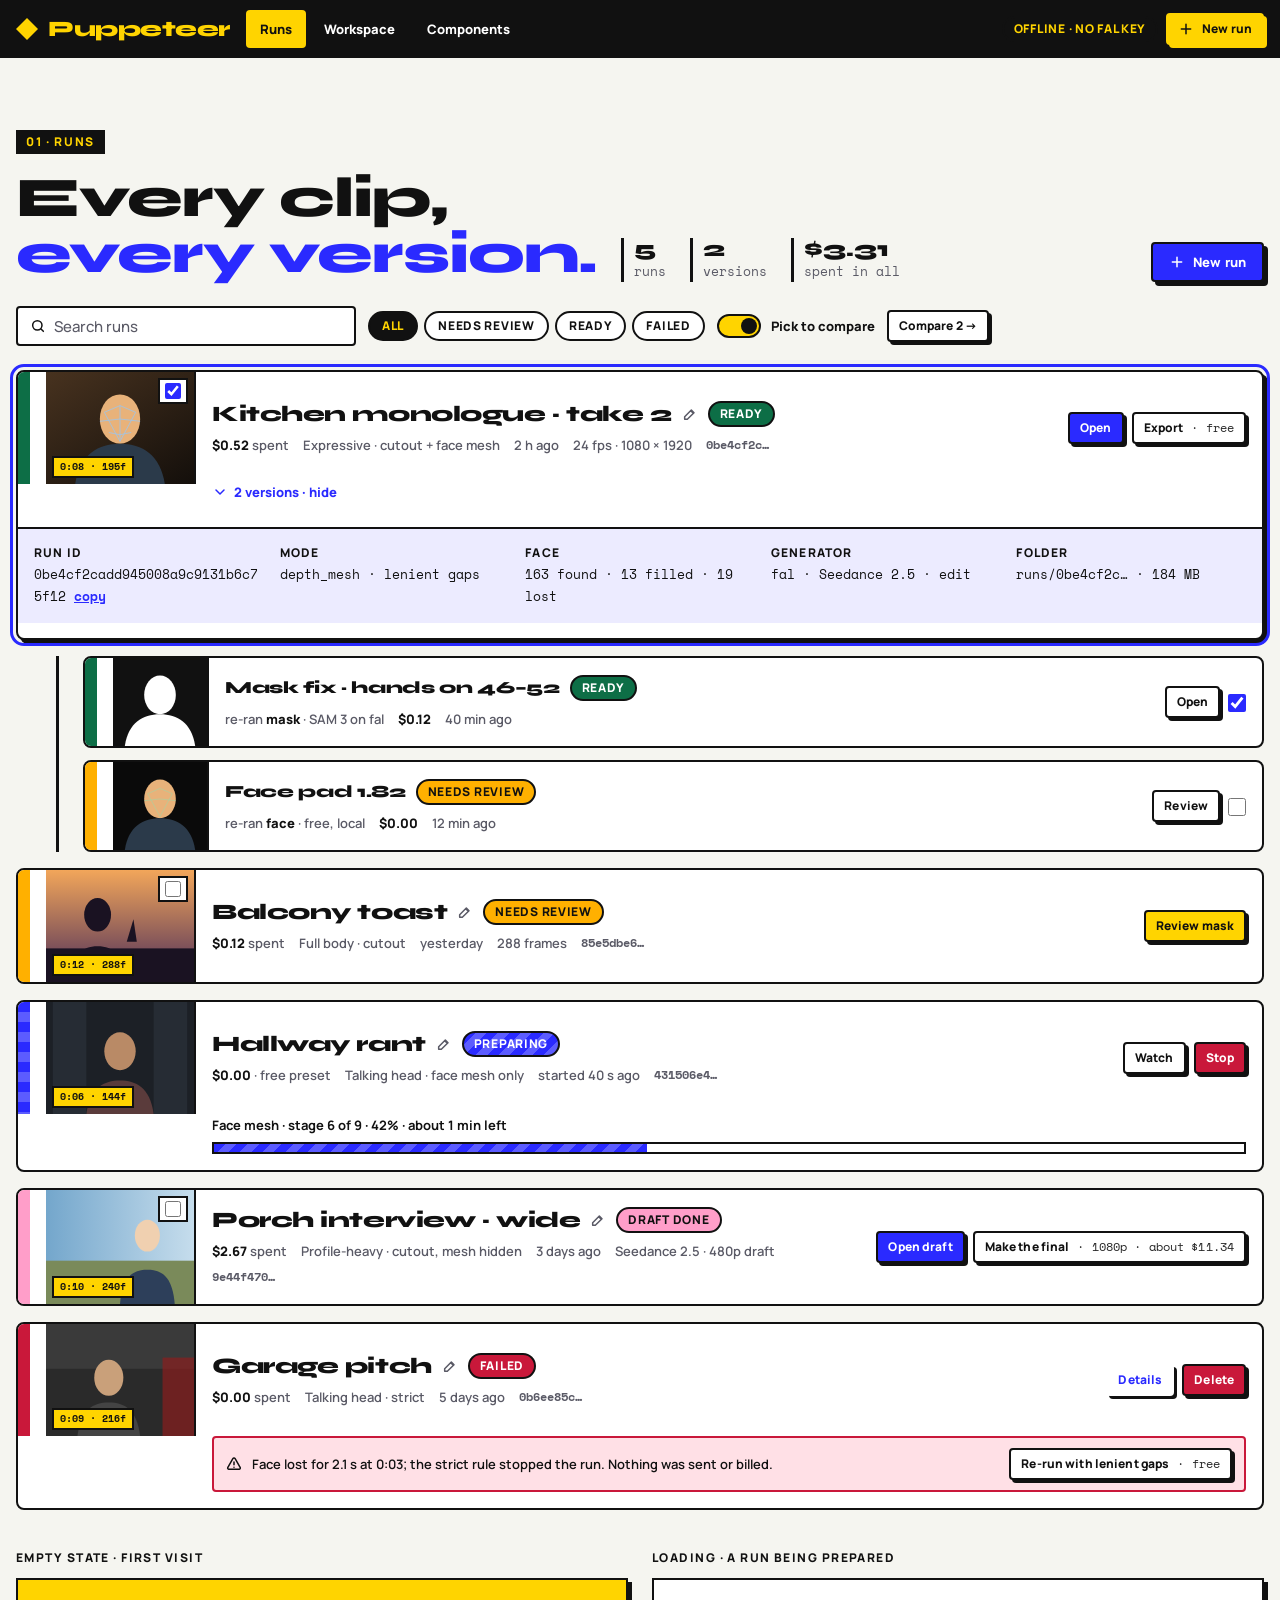
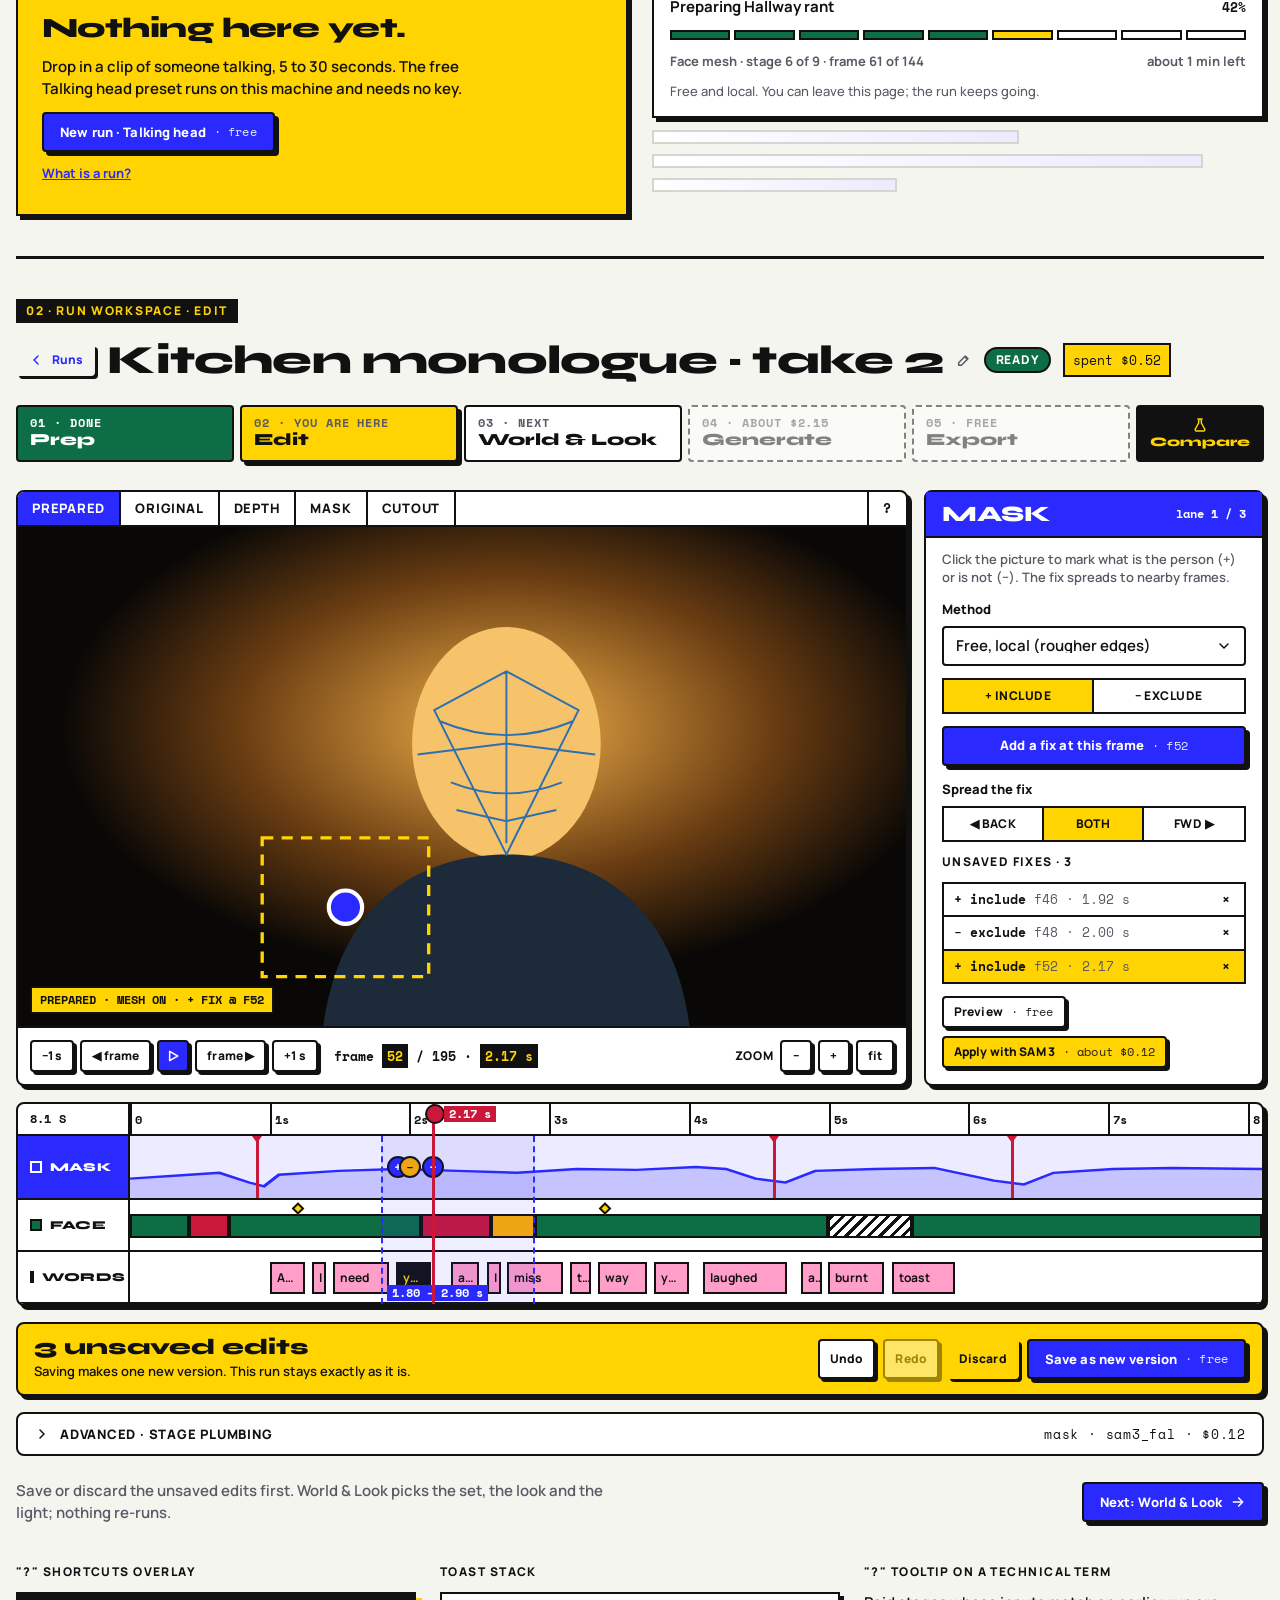
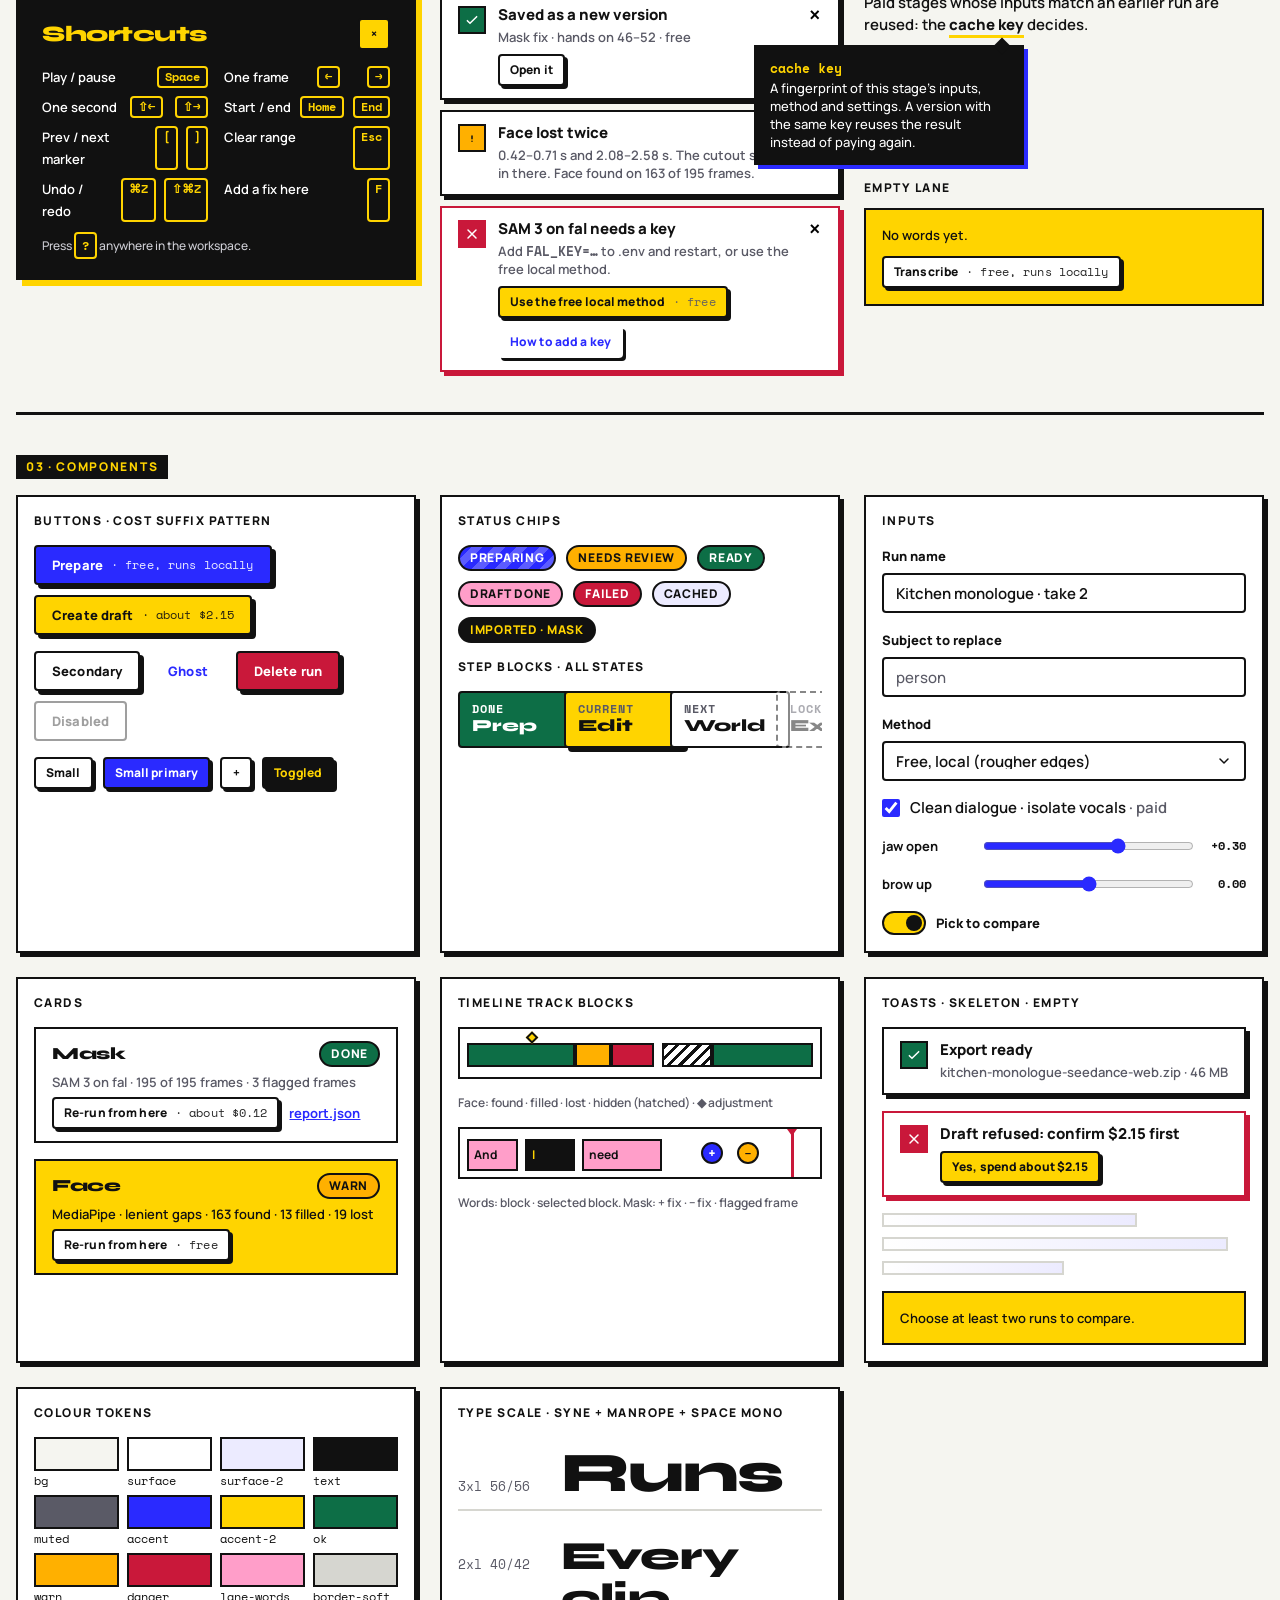
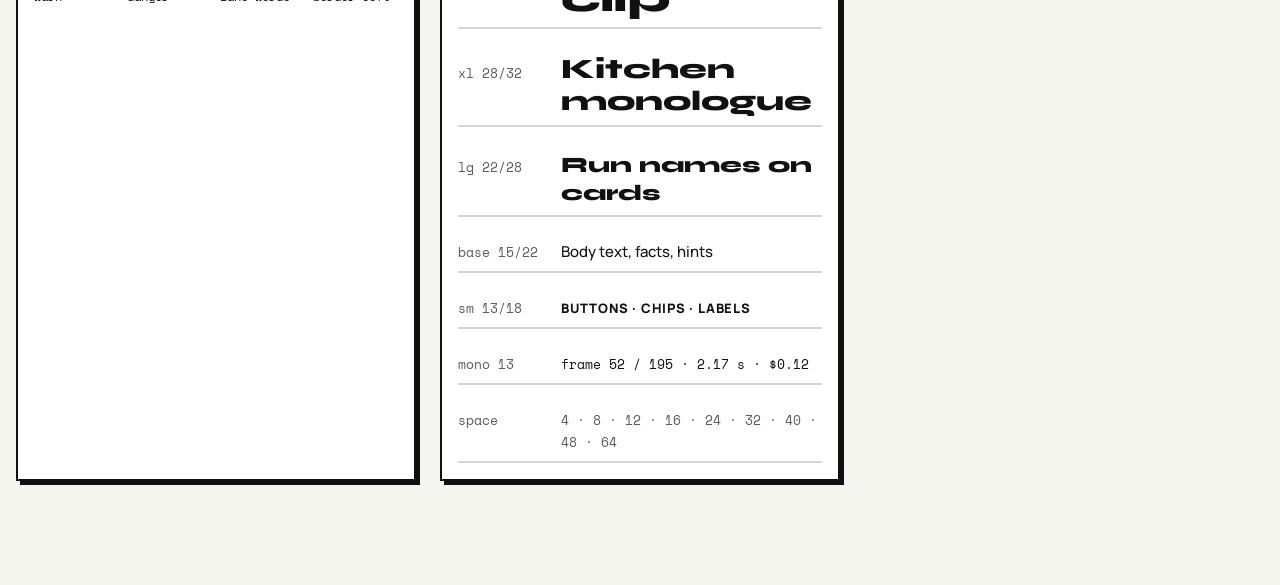
<file: docs/tidy/directions/c-bold.html>
<!doctype html>
<html lang="en">
<head>
<meta charset="utf-8">
<meta name="viewport" content="width=device-width,initial-scale=1">
<title>Puppeteer · Direction C · Bold expressive</title>
<link rel="preconnect" href="https://fonts.googleapis.com">
<link rel="stylesheet" href="https://fonts.googleapis.com/css2?family=Syne:wght@600;700;800&family=Manrope:wght@500;600;700;800&family=Space+Mono:wght@400;700&display=swap">
<!--
  DIRECTION C · "Bold expressive"
  Strong colour blocks (electric blue, signal yellow, ink black on warm white), big display type (Syne),
  high-contrast chips and tracks with hard 2 px ink outlines and offset shadows, playful CSS-only motion
  hints (hover lift with a hard shadow, a breathing playhead, striped progress, a wobble on the current
  step). Still legible and WCAG AA everywhere: every colour block carries ink or white text at 5.7:1 or more.

  TOKENS (all on :root below)
    colour   --bg --surface --surface-2 --text (ink) --muted --accent (blue) --accent-ink --accent-2 (yellow)
             --ok --warn --danger --border (= ink) --border-soft
             lanes: --lane-mask (blue) --lane-face (green) --lane-words (pink) --playhead (danger)
    type     --font-display Syne · --font-ui Manrope · --font-mono Space Mono
             scale  --t-xs 12/16 · --t-sm 13/18 · --t-base 15/22 · --t-md 17/24 · --t-lg 22/28 · --t-xl 28/32 · --t-2xl 40/42 · --t-3xl 56/56
    space    8-based with 4: --s-1 4 · --s-2 8 · --s-3 12 · --s-4 16 · --s-6 24 · --s-8 32 · --s-10 40 · --s-12 48 · --s-16 64
    radius   --r-1 4 · --r-2 8 · --r-3 14 · --r-pill 999   (mostly square corners; pills for chips)
    shadow   --shadow-hard (4px 4px 0 ink) · --shadow-lift (6px 6px 0 ink on hover) · --shadow-soft (overlay)
    motion   --ease-pop cubic-bezier(.3,1.4,.4,1) · --dur-1 140ms · --dur-2 260ms

  WCAG AA CONTRAST
    text #111111 on bg #f5f5f0 ............ 17.4 : 1
    text #111111 on surface #ffffff ....... 18.9 : 1
    muted #5a5a66 on surface #ffffff ......  6.80 : 1
    muted #5a5a66 on bg #f5f5f0 ...........  6.4  : 1
    accent #2a2aff on surface #ffffff .....  7.31 : 1   (links, outline buttons)
    white #ffffff on accent #2a2aff .......  7.31 : 1   (primary button, mask lane blocks)
    ink #111111 on accent-2 #ffd400 ....... 13.19 : 1   (yellow blocks, current step)
    white #ffffff on danger #c9183a .......  5.71 : 1   (failed chip, danger button)
    white #ffffff on ok #0d6e46 ...........  6.30 : 1   (ready chip, face lane tracked)
    ink #111111 on warn #ffb000 ........... 10.31 : 1   (needs-review chip, filled blocks)
    ink #111111 on lane-words #ff9ec9 .....  9.0  : 1   (word blocks)
    yellow #ffd400 on ink #111111 ......... 13.19 : 1   (inverted panels, tooltips)
-->
<style>
:root{
  color-scheme:light;
  --bg:#f5f5f0;--surface:#ffffff;--surface-2:#ecebff;--text:#111111;--muted:#5a5a66;
  --accent:#2a2aff;--accent-ink:#ffffff;--accent-2:#ffd400;
  --ok:#0d6e46;--ok-soft:#d8f1e4;--warn:#ffb000;--warn-soft:#fff3b0;--danger:#c9183a;--danger-soft:#ffe0e6;
  --border:#111111;--border-soft:#d6d6d0;
  --lane-mask:#2a2aff;--lane-face:#0d6e46;--lane-words:#ff9ec9;--playhead:#c9183a;
  --font-display:'Syne','Arial Black',Impact,sans-serif;
  --font-ui:'Manrope',-apple-system,BlinkMacSystemFont,"Segoe UI",sans-serif;
  --font-mono:'Space Mono',ui-monospace,SFMono-Regular,Menlo,monospace;
  --t-xs:12px;--lh-xs:16px;--t-sm:13px;--lh-sm:18px;--t-base:15px;--lh-base:22px;--t-md:17px;--lh-md:24px;
  --t-lg:22px;--lh-lg:28px;--t-xl:28px;--lh-xl:32px;--t-2xl:40px;--lh-2xl:42px;--t-3xl:56px;--lh-3xl:56px;
  --s-1:4px;--s-2:8px;--s-3:12px;--s-4:16px;--s-6:24px;--s-8:32px;--s-10:40px;--s-12:48px;--s-16:64px;
  --r-1:4px;--r-2:8px;--r-3:14px;--r-pill:999px;
  --shadow-hard:4px 4px 0 var(--text);--shadow-lift:6px 6px 0 var(--text);--shadow-soft:0 20px 50px -20px #11111166;
  --ease-pop:cubic-bezier(.3,1.4,.4,1);--dur-1:140ms;--dur-2:260ms;
}
*{box-sizing:border-box;min-width:0}
html{background:var(--bg)}
body{margin:0;background:var(--bg);color:var(--text);font:500 var(--t-base)/var(--lh-base) var(--font-ui);overflow-wrap:anywhere}
h1,h2,h3{margin:0;font-family:var(--font-display);font-weight:800;letter-spacing:-.02em;text-transform:none}
h1{font-size:var(--t-2xl);line-height:var(--lh-2xl)}
h2{font-size:var(--t-xl);line-height:var(--lh-xl)}
h3{font-size:var(--t-md);line-height:var(--lh-md)}
h4{margin:0;font:800 var(--t-xs)/var(--lh-xs) var(--font-ui);text-transform:uppercase;letter-spacing:.12em;color:var(--text)}
p{margin:0}
a{color:var(--accent);font-weight:700}
code,.mono{font-family:var(--font-mono);font-size:var(--t-sm);font-variant-numeric:tabular-nums}
.muted{color:var(--muted)}
.small{font-size:var(--t-sm);line-height:var(--lh-sm)}
.xs{font-size:var(--t-xs);line-height:var(--lh-xs)}
svg.i{width:16px;height:16px;stroke:currentColor;fill:none;stroke-width:2.25;stroke-linecap:round;stroke-linejoin:round;flex:none}
:focus-visible{outline:3px solid var(--accent);outline-offset:3px}
@media(prefers-reduced-motion:reduce){*{animation:none!important;transition:none!important}}

/* chrome */
.top{position:sticky;top:0;z-index:30;background:var(--text);color:#fff}
.top .in{max-width:1280px;margin:auto;padding:10px var(--s-4);display:flex;align-items:center;gap:var(--s-4);flex-wrap:wrap}
.brand{font-family:var(--font-display);font-weight:800;font-size:22px;color:var(--accent-2);text-decoration:none;letter-spacing:-.02em;display:flex;align-items:center;gap:10px}
.brand i{width:22px;height:22px;background:var(--accent-2);clip-path:polygon(50% 0,100% 50%,50% 100%,0 50%)}
nav.pages{display:flex;gap:4px}
nav.pages a{text-decoration:none;color:#fff;padding:6px 12px;font-weight:800;font-size:var(--t-sm);border:2px solid transparent;border-radius:var(--r-1)}
nav.pages a.on{background:var(--accent-2);color:var(--text)}
nav.pages a:hover{border-color:var(--accent-2)}
.top .right{margin-left:auto;display:flex;gap:var(--s-2);align-items:center}
@media(max-width:620px){.top .right{margin-left:0;width:100%;justify-content:space-between}}
.wrap{max-width:1280px;margin:auto;padding:var(--s-8) var(--s-4) var(--s-16)}
.screen{padding:var(--s-10) 0;scroll-margin-top:64px}
.screen+.screen{border-top:3px solid var(--text)}
.kicker{display:inline-block;font:800 var(--t-xs)/1 var(--font-ui);letter-spacing:.14em;text-transform:uppercase;background:var(--text);color:var(--accent-2);padding:6px 10px;margin-bottom:var(--s-4)}

/* buttons */
.btn{display:inline-flex;align-items:center;justify-content:center;gap:8px;min-height:40px;padding:0 16px;border:2px solid var(--text);border-radius:var(--r-1);background:var(--surface);color:var(--text);font:800 var(--t-sm)/1 var(--font-ui);letter-spacing:.01em;cursor:pointer;text-decoration:none;white-space:nowrap;box-shadow:var(--shadow-hard);transition:transform var(--dur-1) var(--ease-pop),box-shadow var(--dur-1) var(--ease-pop)}
.btn:hover{transform:translate(-2px,-2px);box-shadow:var(--shadow-lift)}
.btn:active{transform:translate(2px,2px);box-shadow:0 0 0 var(--text)}
.btn.primary{background:var(--accent);color:var(--accent-ink)}
.btn.yellow{background:var(--accent-2);color:var(--text)}
.btn.ghost{background:transparent;border-color:transparent;box-shadow:none;color:var(--accent)}
.btn.ghost:hover{transform:none;box-shadow:none;text-decoration:underline;text-underline-offset:3px}
.btn.danger{background:var(--danger);color:#fff}
.btn:disabled,.btn.disabled{opacity:.4;cursor:not-allowed;box-shadow:none;transform:none}
.btn .cost{font-family:var(--font-mono);font-weight:400;font-size:var(--t-xs);opacity:.9}
.btn.sm{min-height:32px;padding:0 10px;font-size:var(--t-xs);box-shadow:3px 3px 0 var(--text)}
.btn.sm:hover{box-shadow:4px 4px 0 var(--text)}
.btn.icon{padding:0;width:40px}
.btn.icon.sm{width:32px}
.btn.on{background:var(--text);color:var(--accent-2)}

/* chips */
.chip{display:inline-flex;align-items:center;gap:6px;height:26px;padding:0 10px;border-radius:var(--r-pill);font:800 var(--t-xs)/1 var(--font-ui);letter-spacing:.06em;text-transform:uppercase;background:var(--surface-2);color:var(--text);border:2px solid var(--text);white-space:nowrap}
.chip.ready{background:var(--ok);color:#fff}
.chip.review{background:var(--warn);color:var(--text)}
.chip.preparing{background:repeating-linear-gradient(135deg,var(--accent) 0 8px,#5c5cff 8px 16px);background-size:200% 100%;color:#fff;animation:stripes 1.2s linear infinite}
.chip.draft{background:var(--lane-words);color:var(--text)}
.chip.failed{background:var(--danger);color:#fff}
.chip.ink{background:var(--text);color:var(--accent-2)}
@keyframes stripes{to{background-position:-22.6px 0}}

/* inputs */
.input,.select{display:flex;align-items:center;gap:8px;min-height:40px;padding:0 12px;border:2px solid var(--text);border-radius:var(--r-1);background:var(--surface);color:var(--text);font:600 var(--t-base)/1 var(--font-ui);width:100%}
.input input{all:unset;flex:1;min-width:0;color:var(--text)}
.input input::placeholder{color:var(--muted);font-weight:500}
.input:focus-within,.select:focus-within{box-shadow:var(--shadow-hard)}
.select select{all:unset;flex:1;min-width:0;appearance:none;-webkit-appearance:none;color:var(--text)}
label.lbl{display:grid;gap:6px;font-size:var(--t-sm);font-weight:800;color:var(--text)}
.check{display:inline-flex;gap:10px;align-items:flex-start;cursor:pointer;font-weight:600}
.check input{width:18px;height:18px;margin:2px 0 0;accent-color:var(--accent)}
.switch{display:inline-flex;align-items:center;gap:10px;cursor:pointer;font-weight:800;font-size:var(--t-sm)}
.switch i{width:44px;height:24px;border:2px solid var(--text);border-radius:var(--r-pill);background:var(--surface);position:relative;transition:background var(--dur-2)}
.switch i::after{content:'';position:absolute;top:2px;left:2px;width:16px;height:16px;border-radius:50%;background:var(--text);transition:transform var(--dur-2) var(--ease-pop)}
.switch.on i{background:var(--accent-2)}
.switch.on i::after{transform:translateX(20px)}
input[type=range]{width:100%;accent-color:var(--accent);margin:0}

/* RUNS */
.runs-hero{display:flex;gap:var(--s-6);align-items:flex-end;flex-wrap:wrap;margin-bottom:var(--s-6)}
.runs-hero h1{font-size:clamp(40px,6vw,var(--t-3xl));line-height:1}
.runs-hero h1 em{font-style:normal;color:var(--accent)}
.runs-hero .stat{font-family:var(--font-mono);font-size:var(--t-sm);border-left:3px solid var(--text);padding-left:10px;color:var(--muted)}
.runs-hero .stat b{display:block;color:var(--text);font-size:var(--t-lg);font-family:var(--font-display);font-weight:800}
.runs-hero .cta{margin-left:auto}
.tools{display:flex;gap:var(--s-3);align-items:center;flex-wrap:wrap;margin-bottom:var(--s-6)}
.tools .input{max-width:340px;flex:1 1 200px}
.filters{display:flex;gap:6px;flex-wrap:wrap}
.filters button{all:unset;cursor:pointer;padding:7px 12px;border:2px solid var(--text);border-radius:var(--r-pill);font:800 var(--t-xs)/1 var(--font-ui);text-transform:uppercase;letter-spacing:.06em;background:var(--surface)}
.filters button.on{background:var(--text);color:var(--accent-2)}
.runs{display:grid;gap:var(--s-4)}
.run{display:grid;grid-template-columns:12px 150px minmax(0,1fr) auto;gap:0 var(--s-4);background:var(--surface);border:2px solid var(--text);border-radius:var(--r-2);overflow:hidden;position:relative;transition:transform var(--dur-2) var(--ease-pop),box-shadow var(--dur-2) var(--ease-pop)}
.run:hover{transform:translate(-3px,-3px);box-shadow:var(--shadow-lift)}
.run.selected{box-shadow:var(--shadow-hard);outline:3px solid var(--accent);outline-offset:3px}
.run .stripe{grid-row:1/-1;background:var(--ok)}
.run.s-review .stripe{background:var(--warn)}
.run.s-preparing .stripe{background:repeating-linear-gradient(180deg,var(--accent) 0 10px,#5c5cff 10px 20px);background-size:100% 200%;animation:stripesv 1.2s linear infinite}
.run.s-draft .stripe{background:var(--lane-words)}
.run.s-failed .stripe{background:var(--danger)}
@keyframes stripesv{to{background-position:0 -28.3px}}
.thumb{position:relative;background:#111;border-right:2px solid var(--text);align-self:stretch;min-height:112px}
.thumb svg{width:100%;height:100%;display:block;position:absolute;inset:0}
.thumb .dur{position:absolute;left:6px;bottom:6px;font:700 10px/1 var(--font-mono);color:var(--text);background:var(--accent-2);padding:4px 6px;border:2px solid var(--text)}
.thumb .pick{position:absolute;right:6px;top:6px;background:#fff;border:2px solid var(--text);padding:3px 5px;display:flex}
.thumb .pick input{margin:0;width:16px;height:16px;accent-color:var(--accent)}
.rbody{padding:var(--s-4) 0;display:grid;gap:6px;align-content:center}
.rbody .name{display:flex;gap:10px;align-items:center;flex-wrap:wrap}
.rbody .name h3{font-size:var(--t-lg);line-height:var(--lh-lg)}
.rbody .name .rename{color:var(--muted);display:inline-flex}
.rbody .facts{display:flex;gap:4px 14px;flex-wrap:wrap;color:var(--muted);font-size:var(--t-sm);font-weight:600}
.rbody .facts b{color:var(--text);font-weight:800}
.rbody .facts .mono{font-size:var(--t-xs)}
.racts{padding:var(--s-4);display:flex;gap:8px;align-items:center;justify-content:flex-end;flex-wrap:wrap;align-content:center}
.run .msg{grid-column:3/-1;margin:0 var(--s-4) var(--s-4) 0;display:flex;gap:10px;align-items:center;flex-wrap:wrap;padding:10px 12px;background:var(--danger-soft);border:2px solid var(--danger);border-radius:var(--r-1);font-size:var(--t-sm);font-weight:600}
.run .msg span{flex:1 1 220px}
.run .prog{grid-column:3/-1;margin:0 var(--s-4) var(--s-4) 0;display:grid;gap:6px;font-size:var(--t-sm);font-weight:700}
.bar{height:12px;border:2px solid var(--text);background:var(--surface);overflow:hidden}
.bar i{display:block;height:100%;width:42%;background:repeating-linear-gradient(135deg,var(--accent) 0 8px,#5c5cff 8px 16px);animation:stripes 1.2s linear infinite}
.tree-toggle{grid-column:3/-1;margin:0 0 var(--s-3);display:inline-flex;gap:6px;align-items:center;width:max-content;background:none;border:0;cursor:pointer;padding:0;font:800 var(--t-sm)/1 var(--font-ui);color:var(--accent)}
.drawer{grid-column:1/-1;border-top:2px solid var(--text);background:var(--surface-2);padding:var(--s-4);display:grid;grid-template-columns:repeat(auto-fit,minmax(170px,1fr));gap:var(--s-3) var(--s-4)}
.drawer dt{font:800 var(--t-xs)/var(--lh-xs) var(--font-ui);text-transform:uppercase;letter-spacing:.1em}
.drawer dd{margin:2px 0 0;font-family:var(--font-mono);font-size:var(--t-sm)}
.tree{margin-left:var(--s-10);display:grid;gap:var(--s-3);position:relative;padding-left:var(--s-6);border-left:3px solid var(--text)}
.tree .run{grid-template-columns:12px 96px minmax(0,1fr) auto}
.tree .run::before{content:'';position:absolute;left:-26px;top:50%;width:22px;height:3px;background:var(--text)}
.tree .run .thumb{min-height:72px}
.tree .rbody .name h3{font-size:var(--t-md)}
@media(max-width:760px){.run{grid-template-columns:12px 110px minmax(0,1fr)}.racts{grid-column:2/-1;justify-content:flex-start;padding-top:0}.run .msg,.run .prog,.tree-toggle{grid-column:2/-1;margin-left:var(--s-4)}.rbody{padding-left:var(--s-3)}.tree{margin-left:var(--s-3);padding-left:var(--s-4)}.tree .run{grid-template-columns:12px 72px minmax(0,1fr)}.tree .run::before{left:-18px;width:14px}}

/* empty / loading */
.empty{background:var(--accent-2);border:2px solid var(--text);box-shadow:var(--shadow-hard);padding:var(--s-8) var(--s-6);display:grid;gap:var(--s-3);justify-items:start}
.empty h3{font-size:var(--t-xl);line-height:var(--lh-xl)}
.empty p{max-width:44ch;font-weight:600}
.loading{background:var(--surface);border:2px solid var(--text);padding:var(--s-4);display:grid;gap:var(--s-3);box-shadow:var(--shadow-hard)}
.loading .row{display:flex;justify-content:space-between;gap:8px;align-items:baseline;font-weight:700}
.rail{display:flex;gap:4px}
.rail i{flex:1;height:10px;border:2px solid var(--text);background:var(--surface)}
.rail i.d{background:var(--ok)}
.rail i.c{background:var(--accent-2)}
.skel{display:grid;gap:10px}
.skel i{display:block;height:14px;border:2px solid var(--border-soft);background:linear-gradient(90deg,#fff,var(--surface-2),#fff);background-size:200% 100%;animation:shimmer 1.4s linear infinite}
@keyframes shimmer{to{background-position:-200% 0}}

/* WORKSPACE */
.ws-head{display:grid;gap:var(--s-6);margin-bottom:var(--s-6)}
.ws-title{display:flex;gap:var(--s-3);align-items:center;flex-wrap:wrap}
.ws-title h1{font-size:clamp(28px,4vw,var(--t-2xl));line-height:1.05}
.ws-title .spent{font-family:var(--font-mono);font-size:var(--t-sm);background:var(--accent-2);border:2px solid var(--text);padding:4px 8px}
.steps{display:grid;grid-template-columns:repeat(5,minmax(120px,1fr)) auto;gap:6px;overflow-x:auto;padding-bottom:4px}
.step{display:grid;gap:2px;padding:10px 12px;border:2px solid var(--text);border-radius:var(--r-1);background:var(--surface);color:var(--text);text-decoration:none;min-width:120px;position:relative}
.step .n{font:800 var(--t-xs)/1 var(--font-mono);letter-spacing:.08em;text-transform:uppercase;color:var(--muted)}
.step .l{font:800 var(--t-md)/1.1 var(--font-display)}
.step.done{background:var(--ok);color:#fff}
.step.done .n{color:#fff}
.step.cur{background:var(--accent-2);box-shadow:var(--shadow-hard);animation:wobble 2.4s var(--ease-pop) infinite}
.step.next{border-style:solid}
.step.locked{opacity:.5;border-style:dashed;box-shadow:none}
.step.lab{background:var(--text);color:var(--accent-2);align-content:center;justify-items:center;min-width:88px}
.step.lab .l{font-size:var(--t-sm)}
@keyframes wobble{0%,100%{transform:rotate(0)}6%{transform:rotate(-1deg)}12%{transform:rotate(1deg)}18%{transform:rotate(0)}}
.ws{display:grid;grid-template-columns:minmax(0,1fr) 340px;gap:var(--s-4)}
@media(max-width:1000px){.ws{grid-template-columns:1fr}}
.viewer{border:2px solid var(--text);border-radius:var(--r-2);background:var(--surface);box-shadow:var(--shadow-hard);overflow:hidden}
.views{display:flex;gap:0;border-bottom:2px solid var(--text);overflow-x:auto;align-items:stretch}
.views .tab{all:unset;cursor:pointer;padding:10px 14px;font:800 var(--t-sm)/1 var(--font-ui);text-transform:uppercase;letter-spacing:.06em;border-right:2px solid var(--text);white-space:nowrap}
.views .tab.on{background:var(--accent);color:#fff}
.views .help{margin-left:auto;border-left:2px solid var(--text);border-right:0;font-family:var(--font-mono)}
.stage{position:relative;aspect-ratio:16/9;background:#111;max-height:540px;overflow:hidden}
.stage svg{width:100%;height:100%;display:block}
.stage .caption{position:absolute;left:12px;bottom:12px;font:700 var(--t-xs)/1 var(--font-mono);color:var(--text);background:var(--accent-2);padding:6px 8px;border:2px solid var(--text)}
.transport{display:flex;gap:8px 16px;align-items:center;flex-wrap:wrap;padding:var(--s-3);border-top:2px solid var(--text)}
.transport .grp{display:inline-flex;gap:6px}
.transport .counter{font-family:var(--font-mono);font-size:var(--t-sm);flex:1 1 180px;font-weight:700}
.transport .counter b{background:var(--text);color:var(--accent-2);padding:2px 5px}
.transport .zoom{display:inline-flex;gap:6px;align-items:center;font:800 var(--t-xs)/1 var(--font-ui);text-transform:uppercase;letter-spacing:.06em}

/* timeline */
.tlwrap{grid-column:1/-1;border:2px solid var(--text);border-radius:var(--r-2);background:var(--surface);box-shadow:var(--shadow-hard);overflow:hidden}
.tl{display:grid;grid-template-columns:112px minmax(0,1fr)}
.tl-labels{border-right:2px solid var(--text);display:grid;grid-template-rows:32px 64px 52px 52px}
.tl-label{all:unset;display:flex;align-items:center;gap:8px;padding:0 var(--s-3);border-bottom:2px solid var(--text);font:800 var(--t-xs)/1 var(--font-display);text-transform:uppercase;letter-spacing:.02em;cursor:pointer;white-space:nowrap;overflow:hidden}
@media(max-width:520px){.tl{grid-template-columns:92px minmax(0,1fr)}.tl-label{padding:0 8px;gap:6px}}
.tl-label i{width:12px;height:12px;border:2px solid var(--text)}
.tl-label.on{background:var(--accent);color:#fff}
.tl-label.on i{border-color:#fff}
.tl-scroll{overflow-x:auto;overflow-y:hidden;position:relative}
.tl-inner{position:relative;min-width:760px}
.ruler{height:32px;border-bottom:2px solid var(--text);position:relative;background:repeating-linear-gradient(90deg,var(--text) 0 2px,transparent 2px 12.345%);font:700 var(--t-xs)/1 var(--font-mono)}
.ruler span{position:absolute;top:10px;transform:translateX(5px)}
.lane{position:relative;border-bottom:2px solid var(--text)}
.lane.mask{height:64px}.lane.face{height:52px}.lane.words{height:52px}
.lane.sel{background:var(--surface-2)}
.mask-area{position:absolute;inset:0;width:100%;height:100%}
.tick{position:absolute;top:0;bottom:0;width:3px;background:var(--danger)}
.tick::after{content:'';position:absolute;top:0;left:-4px;border:5px solid transparent;border-top:7px solid var(--danger)}
.fix{position:absolute;top:50%;transform:translate(-50%,-50%);width:22px;height:22px;border-radius:50%;background:var(--accent);color:#fff;font:700 13px/18px var(--font-mono);text-align:center;border:2px solid var(--text)}
.fix.minus{background:var(--warn);color:var(--text)}
.seg{position:absolute;top:14px;height:24px;border:2px solid var(--text)}
.seg.tracked{background:var(--lane-face)}
.seg.filled{background:var(--warn)}
.seg.missing{background:var(--danger)}
.seg.off{background:repeating-linear-gradient(135deg,var(--text) 0 3px,#fff 3px 8px)}
.key{position:absolute;top:4px;transform:translateX(-50%) rotate(45deg);width:9px;height:9px;background:var(--accent-2);border:2px solid var(--text)}
.word{position:absolute;top:10px;height:32px;background:var(--lane-words);border:2px solid var(--text);color:var(--text);font:700 var(--t-xs)/28px var(--font-ui);padding:0 5px;white-space:nowrap;overflow:hidden;text-overflow:ellipsis}
.word.sel{background:var(--text);color:var(--accent-2)}
.range{position:absolute;top:32px;bottom:0;background:#2a2aff14;border-left:2px dashed var(--accent);border-right:2px dashed var(--accent);pointer-events:none}
.range::before{content:'1.80 – 2.90 s';position:absolute;bottom:3px;left:4px;white-space:nowrap;font:700 var(--t-xs)/1 var(--font-mono);color:#fff;background:var(--accent);padding:2px 5px}
.playhead{position:absolute;top:0;bottom:0;width:3px;margin-left:-1px;background:var(--playhead);z-index:3;pointer-events:none}
.playhead::before{content:'';position:absolute;top:0;left:-7px;width:16px;height:16px;background:var(--playhead);border:2px solid var(--text);border-radius:50%;animation:breathe 1.6s ease-in-out infinite}
.playhead::after{content:'2.17 s';position:absolute;top:2px;left:12px;white-space:nowrap;font:700 var(--t-xs)/1 var(--font-mono);color:#fff;background:var(--playhead);padding:2px 5px}
@keyframes breathe{0%,100%{transform:scale(1)}50%{transform:scale(1.25)}}

/* track panel / save bar */
.panel{border:2px solid var(--text);border-radius:var(--r-2);background:var(--surface);box-shadow:var(--shadow-hard);display:grid;gap:var(--s-3);padding:var(--s-4);align-content:start}
.panel .ph{display:flex;align-items:center;gap:10px;margin:calc(var(--s-4) * -1) calc(var(--s-4) * -1) 0;padding:10px var(--s-4);background:var(--accent);color:#fff;border-bottom:2px solid var(--text)}
.panel .ph h3{font-size:var(--t-lg);text-transform:uppercase}
.panel .ph span{margin-left:auto;font:700 var(--t-xs)/1 var(--font-mono)}
.seg-ctl{display:grid;grid-auto-flow:column;grid-auto-columns:1fr;border:2px solid var(--text);overflow:hidden}
.seg-ctl button{all:unset;text-align:center;padding:8px 6px;font:800 var(--t-xs)/16px var(--font-ui);text-transform:uppercase;letter-spacing:.04em;cursor:pointer;border-right:2px solid var(--text);background:var(--surface)}
.seg-ctl button:last-child{border-right:0}
.seg-ctl button.on{background:var(--accent-2)}
.pending{list-style:none;margin:0;padding:0;border:2px solid var(--text)}
.pending li{display:flex;justify-content:space-between;align-items:center;gap:8px;padding:8px 10px;border-bottom:2px solid var(--text);font:700 var(--t-sm)/1.2 var(--font-mono)}
.pending li:last-child{border-bottom:0}
.pending li.here{background:var(--accent-2)}
.pending .k{color:var(--muted);font-weight:400}
.pending .x{all:unset;cursor:pointer;font-weight:700;padding:0 4px}
.slider{display:grid;grid-template-columns:7em minmax(0,1fr) 3.2em;gap:10px;align-items:center;font-size:var(--t-sm);font-weight:700}
.slider output{font-family:var(--font-mono);font-size:var(--t-xs);text-align:right}
.savebar{grid-column:1/-1;display:flex;gap:var(--s-3) var(--s-6);align-items:center;flex-wrap:wrap;padding:var(--s-3) var(--s-4);background:var(--accent-2);border:2px solid var(--text);border-radius:var(--r-2);box-shadow:var(--shadow-hard)}
.savebar .sum{flex:1 1 240px}
.savebar .sum b{font-family:var(--font-display);font-size:var(--t-lg);font-weight:800}
.savebar .sum p{font-size:var(--t-sm);font-weight:600}
.savebar .acts{display:flex;gap:8px;flex-wrap:wrap}
details.adv{grid-column:1/-1;border:2px solid var(--text);border-radius:var(--r-2);background:var(--surface)}
details.adv summary{list-style:none;cursor:pointer;display:flex;gap:10px;align-items:center;padding:var(--s-3) var(--s-4);font:800 var(--t-sm)/1.2 var(--font-ui);text-transform:uppercase;letter-spacing:.06em;flex-wrap:wrap}
details.adv summary::-webkit-details-marker{display:none}
details.adv summary svg{transition:transform var(--dur-2) var(--ease-pop)}
details.adv[open] summary svg{transform:rotate(90deg)}
details.adv .body{padding:0 var(--s-4) var(--s-4);display:grid;grid-template-columns:repeat(auto-fit,minmax(150px,1fr));gap:var(--s-3)}
.kv dt{font:800 var(--t-xs)/var(--lh-xs) var(--font-ui);text-transform:uppercase;letter-spacing:.1em}
.kv dd{margin:2px 0 0;font-family:var(--font-mono);font-size:var(--t-sm)}
.nextbar{grid-column:1/-1;display:flex;justify-content:space-between;gap:var(--s-3);align-items:center;flex-wrap:wrap;padding-top:var(--s-2)}
.nextbar p{max-width:60ch;font-weight:600;color:var(--muted)}

/* tooltips / overlay / toasts */
.tip{position:relative;border-bottom:3px solid var(--accent-2);cursor:help;font-weight:800}
.tipbox{position:absolute;left:0;top:calc(100% + 10px);width:270px;padding:12px 14px;background:var(--text);color:#fff;border:2px solid var(--text);box-shadow:4px 4px 0 var(--accent);font:500 var(--t-sm)/var(--lh-sm) var(--font-ui);z-index:5}
.tipbox.r{left:auto;right:0}
.tipbox::before{content:'';position:absolute;top:-7px;left:14px;width:12px;height:12px;background:var(--text);transform:rotate(45deg)}
.tipbox.r::before{left:auto;right:14px}
.tipbox b{display:block;font-family:var(--font-mono);color:var(--accent-2);margin-bottom:2px}
.samples{display:grid;grid-template-columns:repeat(auto-fit,minmax(290px,1fr));gap:var(--s-6);margin-top:var(--s-10)}
.sample{display:grid;gap:var(--s-3);align-content:start}
.overlay{background:var(--text);color:#fff;border:2px solid var(--text);box-shadow:6px 6px 0 var(--accent-2);padding:var(--s-6);display:grid;gap:var(--s-4)}
.overlay .oh{display:flex;justify-content:space-between;align-items:center}
.overlay h3{color:var(--accent-2);font-size:var(--t-lg)}
.keys{display:grid;grid-template-columns:1fr 1fr;gap:8px 16px;font-size:var(--t-sm)}
.keys div{display:flex;justify-content:space-between;gap:8px;color:#cfcfd6}
.keys span{color:#fff;font-weight:600}
kbd{font:700 var(--t-xs)/1 var(--font-mono);padding:3px 6px;border:2px solid currentColor;border-radius:4px;white-space:nowrap}
.overlay kbd{border-color:var(--accent-2);color:var(--accent-2)}
.overlay .btn{box-shadow:none;background:var(--accent-2);color:var(--text)}
.toasts{display:grid;gap:10px}
.toast{display:flex;gap:12px;align-items:flex-start;padding:var(--s-3) var(--s-4);background:var(--surface);border:2px solid var(--text);box-shadow:var(--shadow-hard);font-size:var(--t-sm);line-height:var(--lh-sm);font-weight:600;animation:pop var(--dur-2) var(--ease-pop)}
@keyframes pop{from{transform:translateY(8px) scale(.98);opacity:0}to{transform:none;opacity:1}}
.toast .ico{width:28px;height:28px;border:2px solid var(--text);display:grid;place-items:center;flex:none}
.toast .b{flex:1;display:grid;gap:4px}
.toast .b b{font-weight:800;font-size:var(--t-base)}
.toast .b span{color:var(--muted)}
.toast .acts{display:flex;gap:8px;flex-wrap:wrap;margin-top:4px}
.toast.ok .ico{background:var(--ok);color:#fff}
.toast.warn .ico{background:var(--warn);color:var(--text)}
.toast.err{border-color:var(--danger);box-shadow:4px 4px 0 var(--danger)}
.toast.err .ico{background:var(--danger);color:#fff;border-color:var(--danger)}
.toast .x{margin-left:auto;background:none;border:0;cursor:pointer;font-size:18px;line-height:1;padding:0 2px;font-weight:800}

/* COMPONENTS */
.comp{display:grid;grid-template-columns:repeat(auto-fit,minmax(300px,1fr));gap:var(--s-6)}
.comp .box{background:var(--surface);border:2px solid var(--text);padding:var(--s-4);display:grid;gap:var(--s-4);align-content:start;box-shadow:var(--shadow-hard)}
.comp .row{display:flex;gap:10px;flex-wrap:wrap;align-items:center}
.mini{border:2px solid var(--text);padding:var(--s-3) var(--s-4);display:grid;gap:6px;background:var(--surface)}
.mini.y{background:var(--accent-2)}
.swatches{display:grid;grid-template-columns:repeat(auto-fill,minmax(72px,1fr));gap:8px}
.sw{display:grid;gap:4px;font:var(--t-xs)/1 var(--font-mono)}
.sw i{height:34px;border:2px solid var(--text)}
.type-scale div{display:flex;gap:12px;align-items:baseline;border-bottom:2px solid var(--border-soft);padding:8px 0}
.type-scale code{color:var(--muted);width:7em;flex:none}
.lane-demo{position:relative;height:52px;border:2px solid var(--text);background:var(--surface);overflow:hidden}
.steps.demo{grid-template-columns:repeat(4,minmax(100px,1fr))}
</style>
</head>
<body>

<header class="top">
  <div class="in">
    <a class="brand" href="#runs"><i></i>Puppeteer</a>
    <nav class="pages" aria-label="Screens in this mockup"><a href="#runs" class="on">Runs</a><a href="#workspace">Workspace</a><a href="#components">Components</a></nav>
    <div class="right"><span class="chip ink">offline · no fal key</span><a class="btn yellow sm" href="#runs" style="box-shadow:3px 3px 0 var(--accent-2);border-color:var(--accent-2)"><svg class="i" viewBox="0 0 24 24"><path d="M12 5v14M5 12h14"/></svg>New run</a></div>
  </div>
</header>

<main class="wrap">

<!-- ================================================================ RUNS -->
<section class="screen" id="runs">
  <span class="kicker">01 · Runs</span>
  <div class="runs-hero">
    <h1>Every clip,<br><em>every version.</em></h1>
    <div class="stat"><b>5</b>runs</div><div class="stat"><b>2</b>versions</div><div class="stat"><b>$3.31</b>spent in all</div>
    <a class="btn primary cta" href="#runs"><svg class="i" viewBox="0 0 24 24"><path d="M12 5v14M5 12h14"/></svg>New run</a>
  </div>
  <div class="tools">
    <label class="input"><svg class="i" viewBox="0 0 24 24"><circle cx="11" cy="11" r="7"/><path d="m20 20-3.5-3.5"/></svg><input placeholder="Search runs"></label>
    <div class="filters" role="group" aria-label="Filter"><button class="on">All</button><button>Needs review</button><button>Ready</button><button>Failed</button></div>
    <label class="switch on"><i></i>Pick to compare</label>
    <a class="btn sm" href="#workspace">Compare 2 →</a>
  </div>

  <div class="runs">
    <article class="run selected s-ready">
      <i class="stripe"></i>
      <div class="thumb"><svg viewBox="0 0 160 100" preserveAspectRatio="xMidYMid slice" aria-hidden="true"><defs><linearGradient id="g1" x1="0" x2="1" y1="0" y2="1"><stop offset="0" stop-color="#4a3420"/><stop offset="1" stop-color="#110d0a"/></linearGradient></defs><rect width="160" height="100" fill="url(#g1)"/><ellipse cx="80" cy="42" rx="18" ry="22" fill="#e8b27a"/><path d="M40 100c4-26 20-36 40-36s36 10 40 36z" fill="#2b3a4a"/><g stroke="#8fc8ff" stroke-width=".6" fill="none"><path d="M66 36l14-6 14 6-14 26zM62 44l18-2 18 2M70 54l10 2 10-2M80 30v30"/></g></svg><label class="pick"><input type="checkbox" checked aria-label="Pick Kitchen monologue to compare"></label><span class="dur">0:08 · 195f</span></div>
      <div class="rbody">
        <div class="name"><h3>Kitchen monologue · take 2</h3><a class="rename" href="#runs" aria-label="Rename"><svg class="i" viewBox="0 0 24 24"><path d="M4 20h4l10-10-4-4L4 16zM13 7l4 4"/></svg></a><span class="chip ready">ready</span></div>
        <div class="facts"><span><b>$0.52</b> spent</span><span>Expressive · cutout + face mesh</span><span>2 h ago</span><span>24 fps · 1080 × 1920</span><span class="mono">0be4cf2c…</span></div>
      </div>
      <div class="racts"><a class="btn primary sm" href="#workspace">Open</a><button class="btn sm">Export <span class="cost">· free</span></button></div>
      <button class="tree-toggle" aria-expanded="true"><svg class="i" viewBox="0 0 24 24" style="transform:rotate(90deg)"><path d="m9 6 6 6-6 6"/></svg>2 versions · hide</button>
      <dl class="drawer">
        <div><dt>Run ID</dt><dd>0be4cf2cadd945008a9c9131b6c75f12 <a class="small" href="#runs">copy</a></dd></div>
        <div><dt>Mode</dt><dd>depth_mesh · lenient gaps</dd></div>
        <div><dt>Face</dt><dd>163 found · 13 filled · 19 lost</dd></div>
        <div><dt>Generator</dt><dd>fal · Seedance 2.5 · edit</dd></div>
        <div><dt>Folder</dt><dd>runs/0be4cf2c… · 184 MB</dd></div>
      </dl>
    </article>
    <div class="tree">
      <article class="run s-ready">
        <i class="stripe"></i>
        <div class="thumb"><svg viewBox="0 0 160 100" preserveAspectRatio="xMidYMid slice" aria-hidden="true"><rect width="160" height="100" fill="#111"/><ellipse cx="80" cy="42" rx="18" ry="22" fill="#fff"/><path d="M40 100c4-26 20-36 40-36s36 10 40 36z" fill="#fff"/></svg></div>
        <div class="rbody"><div class="name"><h3>Mask fix · hands on 46–52</h3><span class="chip ready">ready</span></div><div class="facts"><span>re-ran <b>mask</b> · SAM 3 on fal</span><span><b>$0.12</b></span><span>40 min ago</span></div></div>
        <div class="racts"><a class="btn sm" href="#workspace">Open</a><label class="check"><input type="checkbox" checked aria-label="Pick to compare"></label></div>
      </article>
      <article class="run s-review">
        <i class="stripe"></i>
        <div class="thumb"><svg viewBox="0 0 160 100" preserveAspectRatio="xMidYMid slice" aria-hidden="true"><rect width="160" height="100" fill="#0a0a0a"/><ellipse cx="80" cy="42" rx="18" ry="22" fill="#e8b27a"/><path d="M40 100c4-26 20-36 40-36s36 10 40 36z" fill="#2b3a4a"/><g stroke="#9fd8a8" stroke-width=".6" fill="none"><path d="M66 36l14-6 14 6-14 26zM62 44l18-2 18 2"/></g></svg></div>
        <div class="rbody"><div class="name"><h3>Face pad 1.82</h3><span class="chip review">needs review</span></div><div class="facts"><span>re-ran <b>face</b> · free, local</span><span><b>$0.00</b></span><span>12 min ago</span></div></div>
        <div class="racts"><a class="btn sm" href="#workspace">Review</a><label class="check"><input type="checkbox" aria-label="Pick to compare"></label></div>
      </article>
    </div>

    <article class="run s-review">
      <i class="stripe"></i>
      <div class="thumb"><svg viewBox="0 0 160 100" preserveAspectRatio="xMidYMid slice" aria-hidden="true"><defs><linearGradient id="g2" x1="0" x2="0" y1="0" y2="1"><stop offset="0" stop-color="#f2a65a"/><stop offset="1" stop-color="#4a2c5a"/></linearGradient></defs><rect width="160" height="100" fill="url(#g2)"/><rect y="70" width="160" height="30" fill="#1a1222"/><ellipse cx="60" cy="40" rx="12" ry="15" fill="#1a1222"/><path d="M34 100c2-24 12-32 26-32s24 8 26 32z" fill="#1a1222"/><path d="M86 64l6-20 3 20" fill="#1a1222"/></svg><label class="pick"><input type="checkbox" aria-label="Pick Balcony toast to compare"></label><span class="dur">0:12 · 288f</span></div>
      <div class="rbody">
        <div class="name"><h3>Balcony toast</h3><a class="rename" href="#runs" aria-label="Rename"><svg class="i" viewBox="0 0 24 24"><path d="M4 20h4l10-10-4-4L4 16zM13 7l4 4"/></svg></a><span class="chip review">needs review</span></div>
        <div class="facts"><span><b>$0.12</b> spent</span><span>Full body · cutout</span><span>yesterday</span><span>288 frames</span><span class="mono">85e5dbe6…</span></div>
      </div>
      <div class="racts"><a class="btn yellow sm" href="#workspace">Review mask</a></div>
    </article>

    <article class="run s-preparing">
      <i class="stripe"></i>
      <div class="thumb"><svg viewBox="0 0 160 100" preserveAspectRatio="xMidYMid slice" aria-hidden="true"><rect width="160" height="100" fill="#1c2026"/><rect x="20" width="30" height="100" fill="#262c34"/><rect x="110" width="30" height="100" fill="#262c34"/><ellipse cx="80" cy="44" rx="14" ry="17" fill="#b98a66"/><path d="M50 100c3-24 16-30 30-30s27 6 30 30z" fill="#5a3b3b"/></svg><span class="dur">0:06 · 144f</span></div>
      <div class="rbody">
        <div class="name"><h3>Hallway rant</h3><a class="rename" href="#runs" aria-label="Rename"><svg class="i" viewBox="0 0 24 24"><path d="M4 20h4l10-10-4-4L4 16zM13 7l4 4"/></svg></a><span class="chip preparing">preparing</span></div>
        <div class="facts"><span><b>$0.00</b> · free preset</span><span>Talking head · face mesh only</span><span>started 40 s ago</span><span class="mono">431506e4…</span></div>
      </div>
      <div class="racts"><button class="btn sm">Watch</button><button class="btn danger sm">Stop</button></div>
      <div class="prog"><span>Face mesh · stage 6 of 9 · 42% · about 1 min left</span><div class="bar"><i></i></div></div>
    </article>

    <article class="run s-draft">
      <i class="stripe"></i>
      <div class="thumb"><svg viewBox="0 0 160 100" preserveAspectRatio="xMidYMid slice" aria-hidden="true"><defs><linearGradient id="g4" x1="0" x2="1" y1="0" y2="0"><stop offset="0" stop-color="#6aa0c8"/><stop offset="1" stop-color="#cfe3f0"/></linearGradient></defs><rect width="160" height="100" fill="url(#g4)"/><rect y="62" width="160" height="38" fill="#7a8a5a"/><ellipse cx="104" cy="40" rx="11" ry="14" fill="#f0d0b0"/><path d="M80 100c2-24 11-30 24-30s22 6 24 30z" fill="#2d3f5a"/></svg><label class="pick"><input type="checkbox" aria-label="Pick Porch interview to compare"></label><span class="dur">0:10 · 240f</span></div>
      <div class="rbody">
        <div class="name"><h3>Porch interview · wide</h3><a class="rename" href="#runs" aria-label="Rename"><svg class="i" viewBox="0 0 24 24"><path d="M4 20h4l10-10-4-4L4 16zM13 7l4 4"/></svg></a><span class="chip draft">draft done</span></div>
        <div class="facts"><span><b>$2.67</b> spent</span><span>Profile-heavy · cutout, mesh hidden</span><span>3 days ago</span><span>Seedance 2.5 · 480p draft</span><span class="mono">9e44f470…</span></div>
      </div>
      <div class="racts"><a class="btn primary sm" href="#workspace">Open draft</a><button class="btn sm">Make the final <span class="cost">· 1080p · about $11.34</span></button></div>
    </article>

    <article class="run s-failed">
      <i class="stripe"></i>
      <div class="thumb"><svg viewBox="0 0 160 100" preserveAspectRatio="xMidYMid slice" aria-hidden="true"><rect width="160" height="100" fill="#2a2a2a"/><rect width="160" height="40" fill="#3a3a3a"/><ellipse cx="70" cy="48" rx="13" ry="16" fill="#c9a07a"/><path d="M42 100c3-24 14-30 28-30s25 6 28 30z" fill="#444"/><rect x="118" y="30" width="30" height="70" fill="#8a1f1f" opacity=".7"/></svg><span class="dur">0:09 · 216f</span></div>
      <div class="rbody">
        <div class="name"><h3>Garage pitch</h3><a class="rename" href="#runs" aria-label="Rename"><svg class="i" viewBox="0 0 24 24"><path d="M4 20h4l10-10-4-4L4 16zM13 7l4 4"/></svg></a><span class="chip failed">failed</span></div>
        <div class="facts"><span><b>$0.00</b> spent</span><span>Talking head · strict</span><span>5 days ago</span><span class="mono">0b6ee85c…</span></div>
      </div>
      <div class="racts"><button class="btn ghost sm">Details</button><button class="btn danger sm">Delete</button></div>
      <div class="msg"><svg class="i" viewBox="0 0 24 24"><path d="M12 9v4M12 17h.01M10.3 3.9 2.6 17.3A2 2 0 0 0 4.3 20h15.4a2 2 0 0 0 1.7-2.7L13.7 3.9a2 2 0 0 0-3.4 0z"/></svg><span>Face lost for 2.1 s at 0:03; the strict rule stopped the run. Nothing was sent or billed.</span><button class="btn sm">Re-run with lenient gaps <span class="cost">· free</span></button></div>
    </article>
  </div>

  <div class="samples">
    <div class="sample"><h4>Empty state · first visit</h4>
      <div class="empty"><h3>Nothing here yet.</h3><p>Drop in a clip of someone talking, 5 to 30 seconds. The free Talking head preset runs on this machine and needs no key.</p><button class="btn primary">New run · Talking head <span class="cost">· free</span></button><a class="small" href="#runs">What is a run?</a></div>
    </div>
    <div class="sample"><h4>Loading · a run being prepared</h4>
      <div class="loading"><div class="row"><span>Preparing Hallway rant</span><span class="mono">42%</span></div><div class="rail"><i class="d"></i><i class="d"></i><i class="d"></i><i class="d"></i><i class="d"></i><i class="c"></i><i></i><i></i><i></i></div><div class="row small muted"><span>Face mesh · stage 6 of 9 · frame 61 of 144</span><span>about 1 min left</span></div><p class="small muted">Free and local. You can leave this page; the run keeps going.</p></div>
      <div class="skel" aria-hidden="true"><i style="width:60%"></i><i style="width:90%"></i><i style="width:40%"></i></div>
    </div>
  </div>
</section>

<!-- ================================================================ WORKSPACE -->
<section class="screen" id="workspace">
  <span class="kicker">02 · Run workspace · Edit</span>
  <div class="ws-head">
    <div class="ws-title">
      <a class="btn ghost sm" href="#runs"><svg class="i" viewBox="0 0 24 24"><path d="m15 6-6 6 6 6"/></svg>Runs</a>
      <h1>Kitchen monologue · take 2</h1><a href="#workspace" aria-label="Rename" style="color:var(--muted);display:inline-flex"><svg class="i" viewBox="0 0 24 24"><path d="M4 20h4l10-10-4-4L4 16zM13 7l4 4"/></svg></a>
      <span class="chip ready">ready</span><span class="spent">spent $0.52</span>
    </div>
    <nav class="steps" aria-label="Steps">
      <a class="step done" href="#workspace"><span class="n">01 · done</span><span class="l">Prep</span></a>
      <a class="step cur" href="#workspace" aria-current="step"><span class="n">02 · you are here</span><span class="l">Edit</span></a>
      <a class="step next" href="#workspace"><span class="n">03 · next</span><span class="l">World &amp; Look</span></a>
      <a class="step locked" href="#workspace"><span class="n">04 · about $2.15</span><span class="l">Generate</span></a>
      <a class="step locked" href="#workspace"><span class="n">05 · free</span><span class="l">Export</span></a>
      <a class="step lab" href="#workspace"><svg class="i" viewBox="0 0 24 24"><path d="M9 3h6M10 3v6l-5 9a2 2 0 0 0 2 3h10a2 2 0 0 0 2-3l-5-9V3"/></svg><span class="l">Compare</span></a>
    </nav>
  </div>

  <div class="ws">
    <div class="viewer">
      <div class="views" role="tablist" aria-label="View">
        <button class="tab on" role="tab" aria-selected="true">Prepared</button><button class="tab" role="tab">Original</button><button class="tab" role="tab">Depth</button><button class="tab" role="tab">Mask</button><button class="tab" role="tab">Cutout</button>
        <button class="tab help" aria-label="Keyboard shortcuts">?</button>
      </div>
      <div class="stage">
        <svg viewBox="0 0 320 180" aria-label="Prepared clip, frame 52"><defs><radialGradient id="st" cx=".55" cy=".4"><stop offset="0" stop-color="#f3b24a"/><stop offset=".6" stop-color="#6a3d12"/><stop offset="1" stop-color="#0a0806"/></radialGradient></defs><rect width="320" height="180" fill="url(#st)"/><ellipse cx="176" cy="78" rx="34" ry="42" fill="#f6c36a"/><path d="M110 180c6-46 36-62 66-62s60 16 66 62z" fill="#1d2a3a"/><g stroke="#2d6fb0" stroke-width=".7" fill="none"><path d="M150 66l26-14 26 14-26 52zM144 82l32-4 32 4M158 102l18 4 18-4M176 52v62M152 70q24 10 48 0M156 92q20 8 40 0"/></g><g stroke="#ffd400" stroke-width="1.2" fill="none" stroke-dasharray="4 3"><path d="M88 112h60v50H88z"/></g><circle cx="118" cy="137" r="6" fill="#2a2aff" stroke="#fff" stroke-width="1.5"/></svg>
        <span class="caption">PREPARED · MESH ON · + FIX @ F52</span>
      </div>
      <div class="transport">
        <div class="grp"><button class="btn sm" title="Back one second">−1 s</button><button class="btn sm" title="Back one frame">◀ frame</button><button class="btn sm primary icon" title="Play (Space)"><svg class="i" viewBox="0 0 24 24"><path d="m7 5 12 7-12 7z"/></svg></button><button class="btn sm" title="Forward one frame">frame ▶</button><button class="btn sm" title="Forward one second">+1 s</button></div>
        <span class="counter">frame <b>52</b> / 195 · <b>2.17 s</b></span>
        <div class="zoom">zoom <button class="btn sm icon" aria-label="Zoom out">−</button><button class="btn sm icon" aria-label="Zoom in">+</button><button class="btn sm">fit</button></div>
      </div>
    </div>

    <aside class="panel" aria-label="Mask tools">
      <div class="ph"><h3>Mask</h3><span>lane 1 / 3</span></div>
      <p class="small muted" style="font-weight:600">Click the picture to mark what is the person (+) or is not (−). The fix spreads to nearby frames.</p>
      <label class="lbl">Method<span class="select"><select><option>Free, local (rougher edges)</option><option>SAM 3 on fal · about $0.12</option><option>SAM 2 on Replicate · about $0.09</option><option>Brush · paint or erase</option></select><svg class="i" viewBox="0 0 24 24"><path d="m6 9 6 6 6-6"/></svg></span></label>
      <div class="seg-ctl" role="group" aria-label="Fix type"><button class="on">+ include</button><button>− exclude</button></div>
      <button class="btn primary">Add a fix at this frame <span class="cost">· f52</span></button>
      <label class="lbl">Spread the fix<div class="seg-ctl" role="group"><button>◀ back</button><button class="on">both</button><button>fwd ▶</button></div></label>
      <h4>Unsaved fixes · 3</h4>
      <ul class="pending">
        <li><span>+ include <span class="k">f46 · 1.92 s</span></span><button class="x" aria-label="Remove">×</button></li>
        <li><span>− exclude <span class="k">f48 · 2.00 s</span></span><button class="x" aria-label="Remove">×</button></li>
        <li class="here"><span>+ include <span class="k">f52 · 2.17 s</span></span><button class="x" aria-label="Remove">×</button></li>
      </ul>
      <div class="comp row" style="display:flex;gap:8px;flex-wrap:wrap"><button class="btn sm">Preview <span class="cost">· free</span></button><button class="btn sm yellow">Apply with SAM 3 <span class="cost">· about $0.12</span></button></div>
    </aside>

    <div class="tlwrap">
      <div class="tl">
        <div class="tl-labels">
          <div class="tl-label" style="cursor:default;font-family:var(--font-mono);font-size:var(--t-xs)" aria-hidden="true">8.1 s</div>
          <button class="tl-label on" aria-pressed="true"><i style="background:var(--lane-mask)"></i>Mask</button>
          <button class="tl-label"><i style="background:var(--lane-face)"></i>Face</button>
          <button class="tl-label"><i style="background:var(--lane-words)"></i>Words</button>
        </div>
        <div class="tl-scroll">
          <div class="tl-inner">
            <div class="ruler"><span style="left:0">0</span><span style="left:12.35%">1s</span><span style="left:24.69%">2s</span><span style="left:37.04%">3s</span><span style="left:49.38%">4s</span><span style="left:61.73%">5s</span><span style="left:74.07%">6s</span><span style="left:86.42%">7s</span><span style="left:98.77%">8</span></div>
            <div class="lane mask sel">
              <svg class="mask-area" viewBox="0 0 760 64" preserveAspectRatio="none" aria-hidden="true"><path d="M0 44 L40 40 60 38 80 48 90 52 100 40 140 36 180 34 220 36 260 38 300 34 340 35 380 32 400 34 420 44 440 48 460 36 500 34 540 33 580 46 600 50 620 38 660 34 700 33 760 34 V64 H0z" fill="#2a2aff33"/><path d="M0 44 L40 40 60 38 80 48 90 52 100 40 140 36 180 34 220 36 260 38 300 34 340 35 380 32 400 34 420 44 440 48 460 36 500 34 540 33 580 46 600 50 620 38 660 34 700 33 760 34" stroke="#2a2aff" stroke-width="2.5" fill="none"/></svg>
              <i class="tick" style="left:11.1%"></i><i class="tick" style="left:56.8%"></i><i class="tick" style="left:77.8%"></i>
              <span class="fix" style="left:23.66%">+</span><span class="fix minus" style="left:24.7%">−</span><span class="fix" style="left:26.75%">+</span>
            </div>
            <div class="lane face">
              <i class="seg tracked" style="left:0;width:5.19%"></i><i class="seg missing" style="left:5.19%;width:3.58%"></i><i class="seg tracked" style="left:8.77%;width:16.91%"></i><i class="seg missing" style="left:25.68%;width:6.17%"></i><i class="seg filled" style="left:31.85%;width:3.95%"></i><i class="seg tracked" style="left:35.8%;width:25.9%"></i><i class="seg off" style="left:61.7%;width:7.4%"></i><i class="seg tracked" style="left:69.1%;width:30.9%"></i>
              <i class="key" style="left:14.8%"></i><i class="key" style="left:42%"></i>
            </div>
            <div class="lane words">
              <span class="word" style="left:12.35%;width:3.09%">And</span><span class="word" style="left:16.05%;width:1.23%">I</span><span class="word" style="left:17.9%;width:4.94%">need</span><span class="word sel" style="left:23.46%;width:3.09%">you</span><span class="word" style="left:28.4%;width:2.47%">and</span><span class="word" style="left:31.5%;width:1.23%">I</span><span class="word" style="left:33.3%;width:4.94%">miss</span><span class="word" style="left:38.9%;width:1.85%">the</span><span class="word" style="left:41.36%;width:4.32%">way</span><span class="word" style="left:46.3%;width:3.09%">you</span><span class="word" style="left:50.6%;width:7.4%">laughed</span><span class="word" style="left:59.26%;width:1.85%">at</span><span class="word" style="left:61.7%;width:4.94%">burnt</span><span class="word" style="left:67.3%;width:5.56%">toast</span>
            </div>
            <div class="range" style="left:22.2%;width:13.6%"></div>
            <div class="playhead" style="left:26.79%"></div>
          </div>
        </div>
      </div>
    </div>

    <div class="savebar" role="region" aria-label="Unsaved edits">
      <div class="sum"><b>3 unsaved edits</b><p>Saving makes one new version. This run stays exactly as it is.</p></div>
      <div class="acts"><button class="btn sm">Undo</button><button class="btn sm" disabled>Redo</button><button class="btn sm ghost" style="color:var(--text)">Discard</button><button class="btn primary">Save as new version <span class="cost">· free</span></button></div>
    </div>

    <details class="adv">
      <summary><svg class="i" viewBox="0 0 24 24"><path d="m9 6 6 6-6 6"/></svg>Advanced · stage plumbing <span class="mono" style="margin-left:auto;text-transform:none;font-weight:400">mask · sam3_fal · $0.12</span></summary>
      <div class="body">
        <dl class="kv"><dt>Stage</dt><dd>mask (4 of 9)</dd></dl>
        <dl class="kv"><dt>Method</dt><dd>sam3_fal</dd></dl>
        <dl class="kv"><dt>Params</dt><dd>prompt "person" · threshold 0.5</dd></dl>
        <dl class="kv"><dt>Cache key</dt><dd>9f3a…b2c1</dd></dl>
        <dl class="kv"><dt>Cost</dt><dd>$0.12 · 1 fal call</dd></dl>
        <dl class="kv"><dt>Report</dt><dd><a href="#workspace">stages/mask/report.json</a></dd></dl>
      </div>
    </details>

    <div class="nextbar">
      <p>Save or discard the unsaved edits first. World &amp; Look picks the set, the look and the light; nothing re-runs.</p>
      <a class="btn primary" href="#workspace">Next: World &amp; Look <svg class="i" viewBox="0 0 24 24"><path d="M5 12h14m-6-6 6 6-6 6"/></svg></a>
    </div>
  </div>

  <div class="samples">
    <div class="sample"><h4>"?" shortcuts overlay</h4>
      <div class="overlay" role="dialog" aria-label="Keyboard shortcuts">
        <div class="oh"><h3>Shortcuts</h3><button class="btn icon sm" aria-label="Close">×</button></div>
        <div class="keys">
          <div><span>Play / pause</span><kbd>Space</kbd></div><div><span>One frame</span><kbd>←</kbd> <kbd>→</kbd></div>
          <div><span>One second</span><kbd>⇧←</kbd> <kbd>⇧→</kbd></div><div><span>Start / end</span><kbd>Home</kbd> <kbd>End</kbd></div>
          <div><span>Prev / next marker</span><kbd>[</kbd> <kbd>]</kbd></div><div><span>Clear range</span><kbd>Esc</kbd></div>
          <div><span>Undo / redo</span><kbd>⌘Z</kbd> <kbd>⇧⌘Z</kbd></div><div><span>Add a fix here</span><kbd>F</kbd></div>
        </div>
        <p class="xs" style="color:#cfcfd6">Press <kbd>?</kbd> anywhere in the workspace.</p>
      </div>
    </div>
    <div class="sample"><h4>Toast stack</h4>
      <div class="toasts">
        <div class="toast ok" role="status"><span class="ico"><svg class="i" viewBox="0 0 24 24"><path d="m5 13 4 4L19 7"/></svg></span><div class="b"><b>Saved as a new version</b><span>Mask fix · hands on 46–52 · free</span><div class="acts"><button class="btn sm">Open it</button></div></div><button class="x" aria-label="Dismiss">×</button></div>
        <div class="toast warn" role="status"><span class="ico"><svg class="i" viewBox="0 0 24 24"><path d="M12 9v4M12 17h.01"/></svg></span><div class="b"><b>Face lost twice</b><span>0.42–0.71 s and 2.08–2.58 s. The cutout stands in there. Face found on 163 of 195 frames.</span></div><button class="x" aria-label="Dismiss">×</button></div>
        <div class="toast err" role="alert"><span class="ico"><svg class="i" viewBox="0 0 24 24"><path d="M6 6l12 12M18 6 6 18"/></svg></span><div class="b"><b>SAM 3 on fal needs a key</b><span>Add <code>FAL_KEY=…</code> to .env and restart, or use the free local method.</span><div class="acts"><button class="btn sm yellow">Use the free local method <span class="cost">· free</span></button><button class="btn ghost sm">How to add a key</button></div></div><button class="x" aria-label="Dismiss">×</button></div>
      </div>
    </div>
    <div class="sample"><h4>"?" tooltip on a technical term</h4>
      <p style="font-weight:600">Paid stages whose inputs match an earlier run are reused: the <span class="tip">cache key<span class="tipbox r" role="tooltip"><b>cache key</b>A fingerprint of this stage's inputs, method and settings. A version with the same key reuses the result instead of paying again.</span></span> decides.</p>
      <div style="height:120px"></div>
      <h4>Empty lane</h4>
      <div class="empty" style="padding:var(--s-4);box-shadow:none"><p class="small">No words yet.</p><button class="btn sm">Transcribe <span class="cost">· free, runs locally</span></button></div>
    </div>
  </div>
</section>

<!-- ================================================================ COMPONENTS -->
<section class="screen" id="components">
  <span class="kicker">03 · Components</span>
  <div class="comp">
    <div class="box"><h4>Buttons · cost suffix pattern</h4>
      <div class="row"><button class="btn primary">Prepare <span class="cost">· free, runs locally</span></button><button class="btn yellow">Create draft <span class="cost">· about $2.15</span></button></div>
      <div class="row"><button class="btn">Secondary</button><button class="btn ghost">Ghost</button><button class="btn danger">Delete run</button><button class="btn" disabled>Disabled</button></div>
      <div class="row"><button class="btn sm">Small</button><button class="btn sm primary">Small primary</button><button class="btn sm icon" aria-label="Icon">+</button><button class="btn sm on">Toggled</button></div>
    </div>
    <div class="box"><h4>Status chips</h4>
      <div class="row"><span class="chip preparing">preparing</span><span class="chip review">needs review</span><span class="chip ready">ready</span><span class="chip draft">draft done</span><span class="chip failed">failed</span><span class="chip">cached</span><span class="chip ink">imported · mask</span></div>
      <h4>Step blocks · all states</h4>
      <nav class="steps demo"><span class="step done"><span class="n">done</span><span class="l">Prep</span></span><span class="step cur"><span class="n">current</span><span class="l">Edit</span></span><span class="step next"><span class="n">next</span><span class="l">World</span></span><span class="step locked"><span class="n">locked</span><span class="l">Export</span></span></nav>
    </div>
    <div class="box"><h4>Inputs</h4>
      <label class="lbl">Run name<span class="input"><input value="Kitchen monologue · take 2"></span></label>
      <label class="lbl">Subject to replace<span class="input"><input placeholder="person"></span></label>
      <label class="lbl">Method<span class="select"><select><option>Free, local (rougher edges)</option><option>SAM 3 on fal · about $0.12</option></select><svg class="i" viewBox="0 0 24 24"><path d="m6 9 6 6 6-6"/></svg></span></label>
      <label class="check"><input type="checkbox" checked><span>Clean dialogue · isolate vocals <span class="muted">· paid</span></span></label>
      <div class="slider"><span>jaw open</span><input type="range" min="-1" max="1" step=".05" value=".3"><output>+0.30</output></div>
      <div class="slider"><span>brow up</span><input type="range" min="-1" max="1" step=".05" value="0"><output>0.00</output></div>
      <label class="switch on"><i></i>Pick to compare</label>
    </div>
    <div class="box"><h4>Cards</h4>
      <div class="mini"><div class="row" style="justify-content:space-between"><h3>Mask</h3><span class="chip ready">done</span></div><p class="small muted" style="font-weight:600">SAM 3 on fal · 195 of 195 frames · 3 flagged frames</p><div class="row"><button class="btn sm">Re-run from here <span class="cost">· about $0.12</span></button><a class="small" href="#components">report.json</a></div></div>
      <div class="mini y"><div class="row" style="justify-content:space-between"><h3>Face</h3><span class="chip review">warn</span></div><p class="small" style="font-weight:600">MediaPipe · lenient gaps · 163 found · 13 filled · 19 lost</p><div class="row"><button class="btn sm">Re-run from here <span class="cost">· free</span></button></div></div>
    </div>
    <div class="box"><h4>Timeline track blocks</h4>
      <div class="lane-demo"><i class="seg tracked" style="left:2%;width:30%"></i><i class="seg filled" style="left:32%;width:10%"></i><i class="seg missing" style="left:42%;width:12%"></i><i class="seg off" style="left:56%;width:14%"></i><i class="seg tracked" style="left:70%;width:28%"></i><i class="key" style="left:20%"></i></div>
      <p class="xs muted" style="font-weight:600">Face: found · filled · lost · hidden (hatched) · ◆ adjustment</p>
      <div class="lane-demo"><span class="word" style="left:2%;width:14%">And</span><span class="word sel" style="left:18%;width:14%">I</span><span class="word" style="left:34%;width:22%">need</span><span class="fix" style="left:70%">+</span><span class="fix minus" style="left:80%">−</span><i class="tick" style="left:92%"></i></div>
      <p class="xs muted" style="font-weight:600">Words: block · selected block. Mask: + fix · − fix · flagged frame</p>
    </div>
    <div class="box"><h4>Toasts · skeleton · empty</h4>
      <div class="toast ok"><span class="ico"><svg class="i" viewBox="0 0 24 24"><path d="m5 13 4 4L19 7"/></svg></span><div class="b"><b>Export ready</b><span>kitchen-monologue-seedance-web.zip · 46 MB</span></div></div>
      <div class="toast err"><span class="ico"><svg class="i" viewBox="0 0 24 24"><path d="M6 6l12 12M18 6 6 18"/></svg></span><div class="b"><b>Draft refused: confirm $2.15 first</b><div class="acts"><button class="btn sm yellow">Yes, spend about $2.15</button></div></div></div>
      <div class="skel"><i style="width:70%"></i><i style="width:95%"></i><i style="width:50%"></i></div>
      <div class="empty" style="padding:var(--s-4);box-shadow:none"><p class="small">Choose at least two runs to compare.</p></div>
    </div>
    <div class="box"><h4>Colour tokens</h4>
      <div class="swatches">
        <div class="sw"><i style="background:var(--bg)"></i>bg</div><div class="sw"><i style="background:var(--surface)"></i>surface</div><div class="sw"><i style="background:var(--surface-2)"></i>surface-2</div><div class="sw"><i style="background:var(--text)"></i>text</div><div class="sw"><i style="background:var(--muted)"></i>muted</div><div class="sw"><i style="background:var(--accent)"></i>accent</div><div class="sw"><i style="background:var(--accent-2)"></i>accent-2</div><div class="sw"><i style="background:var(--ok)"></i>ok</div><div class="sw"><i style="background:var(--warn)"></i>warn</div><div class="sw"><i style="background:var(--danger)"></i>danger</div><div class="sw"><i style="background:var(--lane-words)"></i>lane-words</div><div class="sw"><i style="background:var(--border-soft)"></i>border-soft</div>
      </div>
    </div>
    <div class="box type-scale"><h4>Type scale · Syne + Manrope + Space Mono</h4>
      <div><code>3xl 56/56</code><span style="font:800 var(--t-3xl)/var(--lh-3xl) var(--font-display);letter-spacing:-.03em">Runs</span></div>
      <div><code>2xl 40/42</code><span style="font:800 var(--t-2xl)/var(--lh-2xl) var(--font-display);letter-spacing:-.02em">Every clip</span></div>
      <div><code>xl 28/32</code><span style="font:800 var(--t-xl)/var(--lh-xl) var(--font-display)">Kitchen monologue</span></div>
      <div><code>lg 22/28</code><span style="font:800 var(--t-lg)/var(--lh-lg) var(--font-display)">Run names on cards</span></div>
      <div><code>base 15/22</code><span>Body text, facts, hints</span></div>
      <div><code>sm 13/18</code><span class="small" style="font-weight:800;text-transform:uppercase;letter-spacing:.06em">Buttons · chips · labels</span></div>
      <div><code>mono 13</code><span class="mono">frame 52 / 195 · 2.17 s · $0.12</span></div>
      <div><code>space</code><span class="mono muted">4 · 8 · 12 · 16 · 24 · 32 · 40 · 48 · 64</span></div>
    </div>
  </div>
</section>

</main>
</body>
</html>
</file>
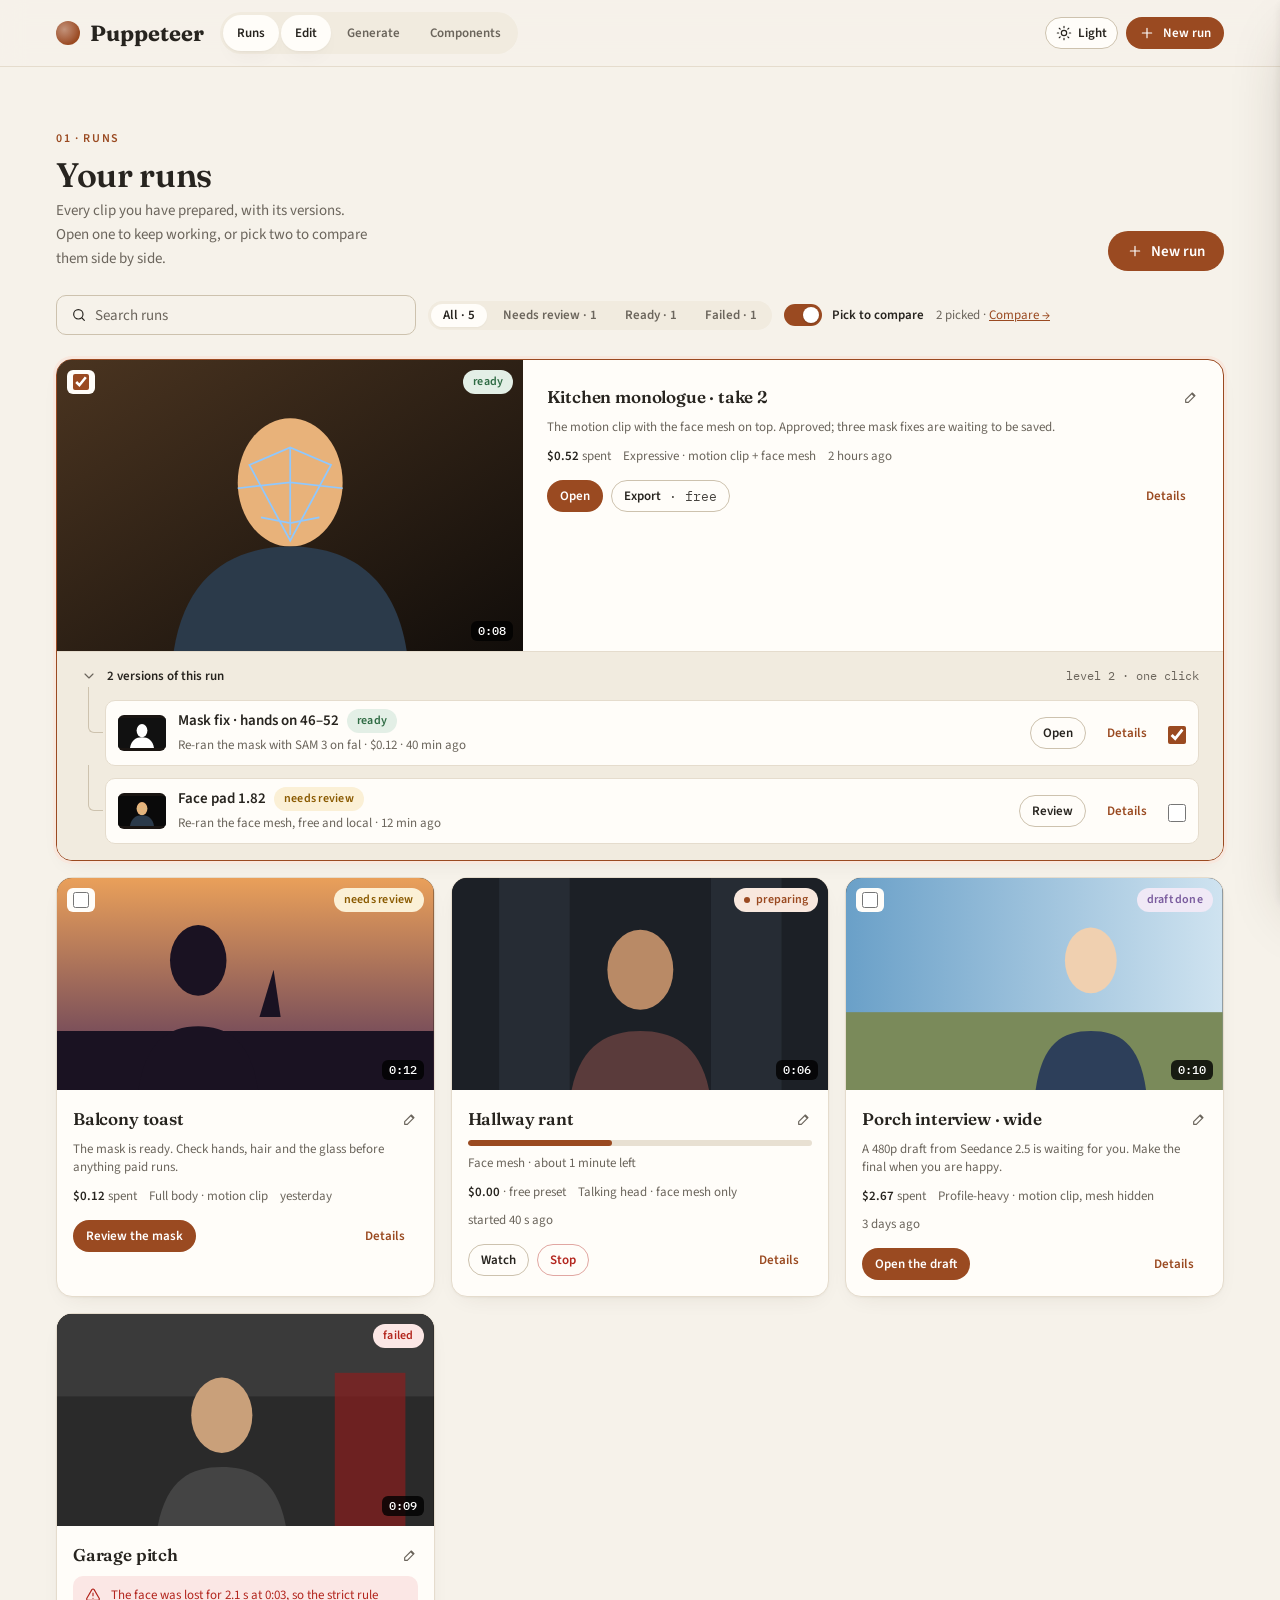
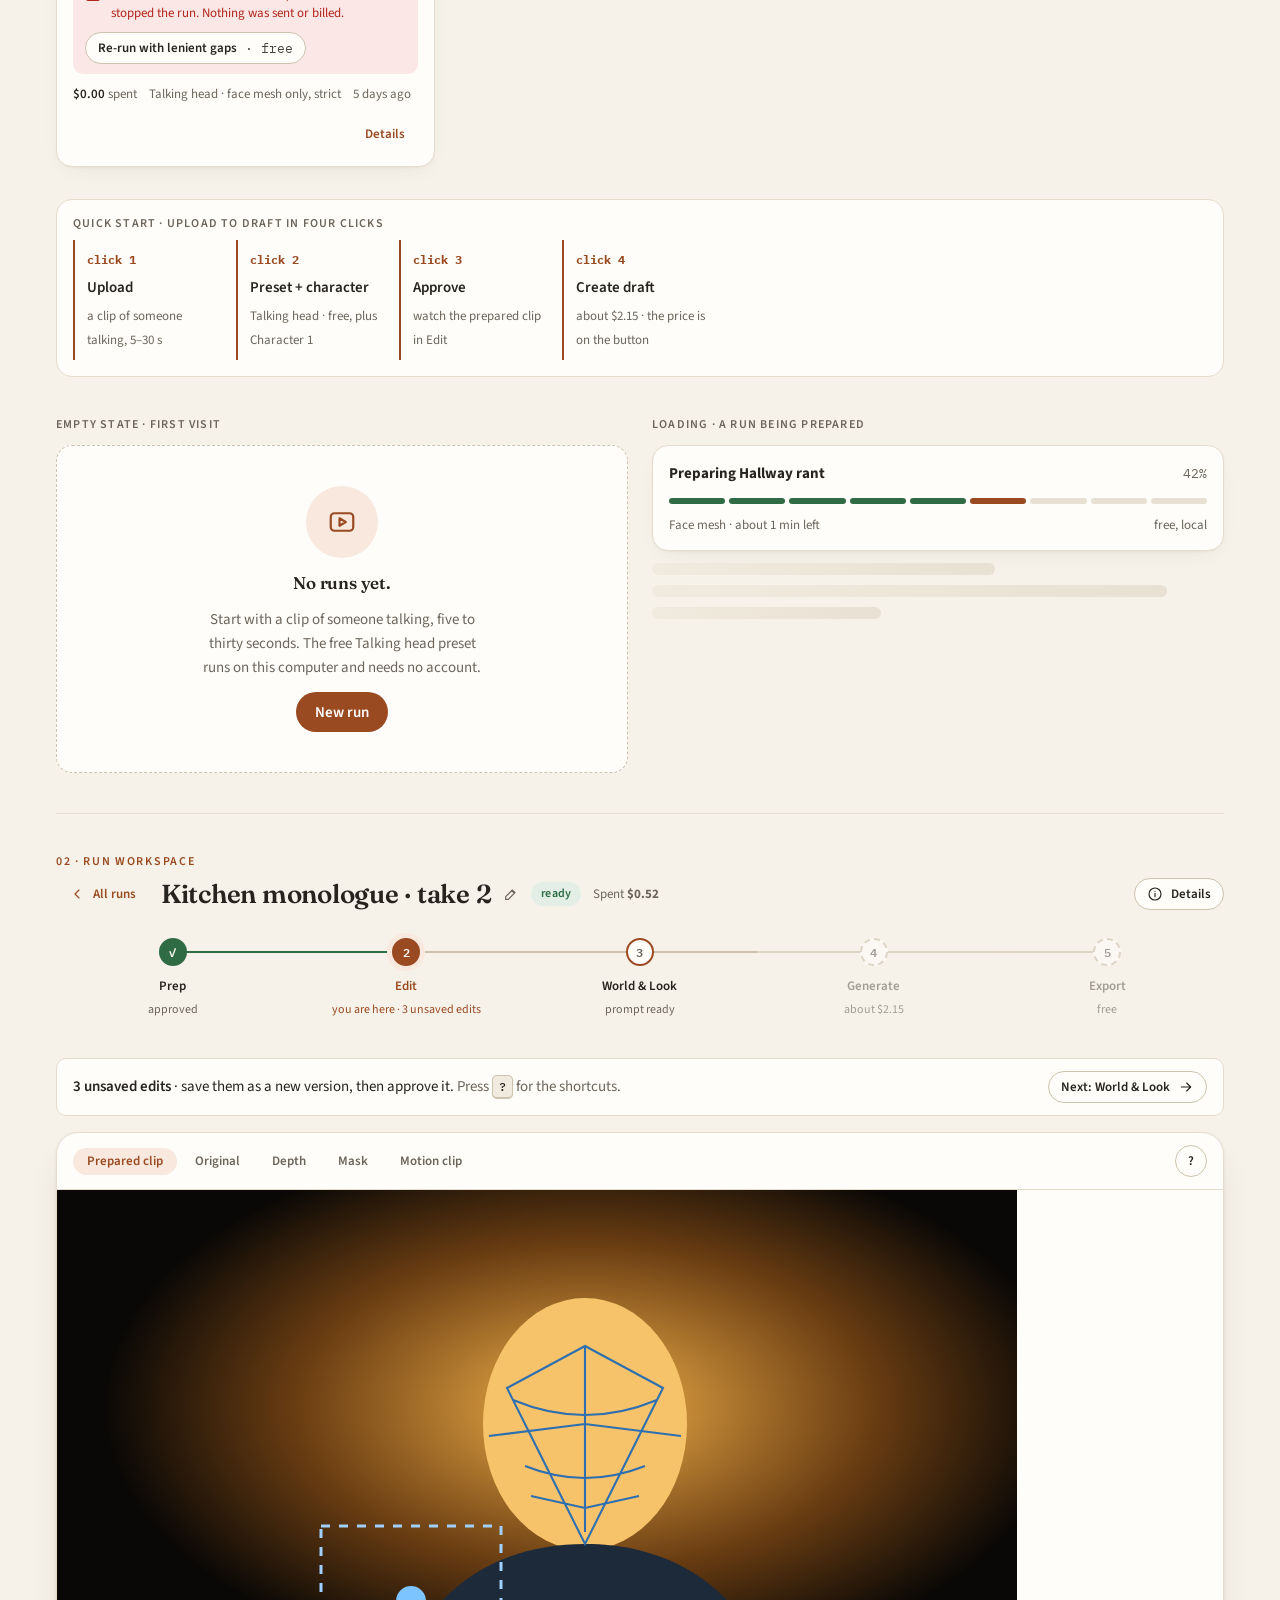
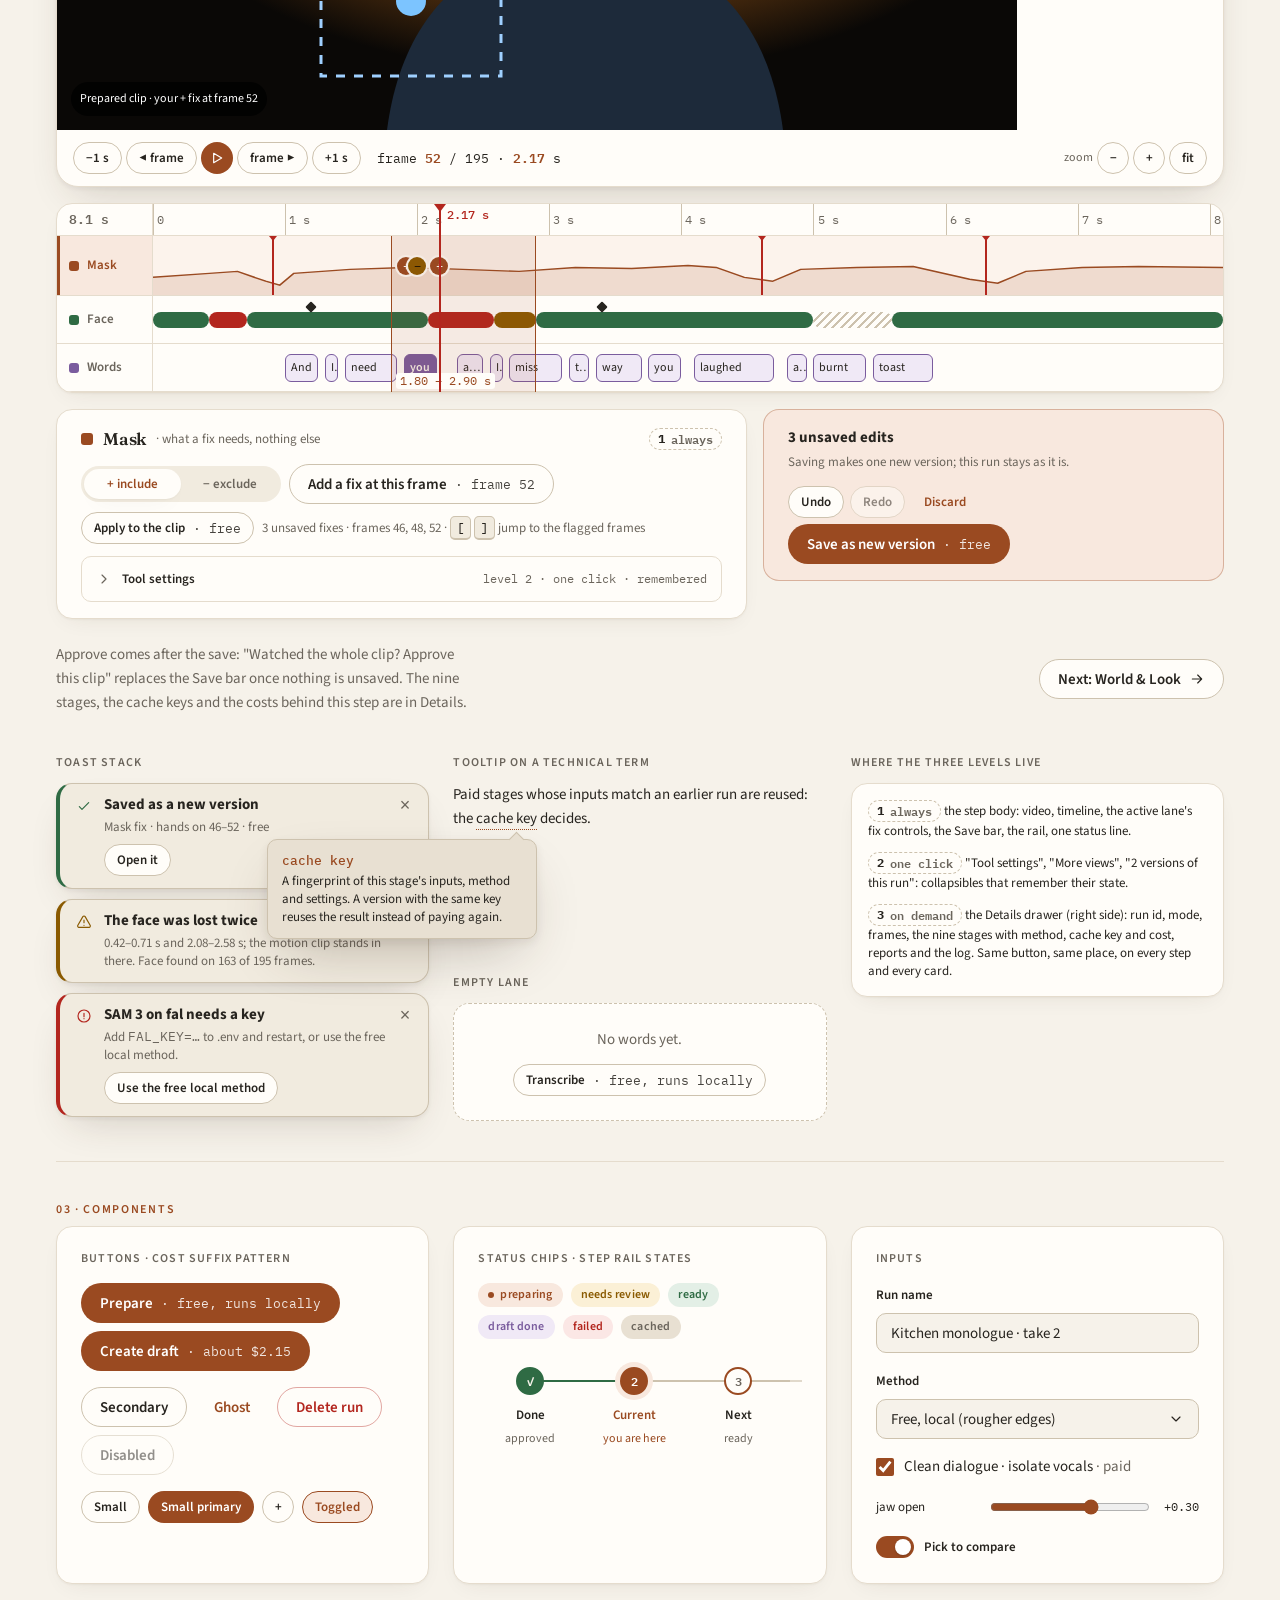
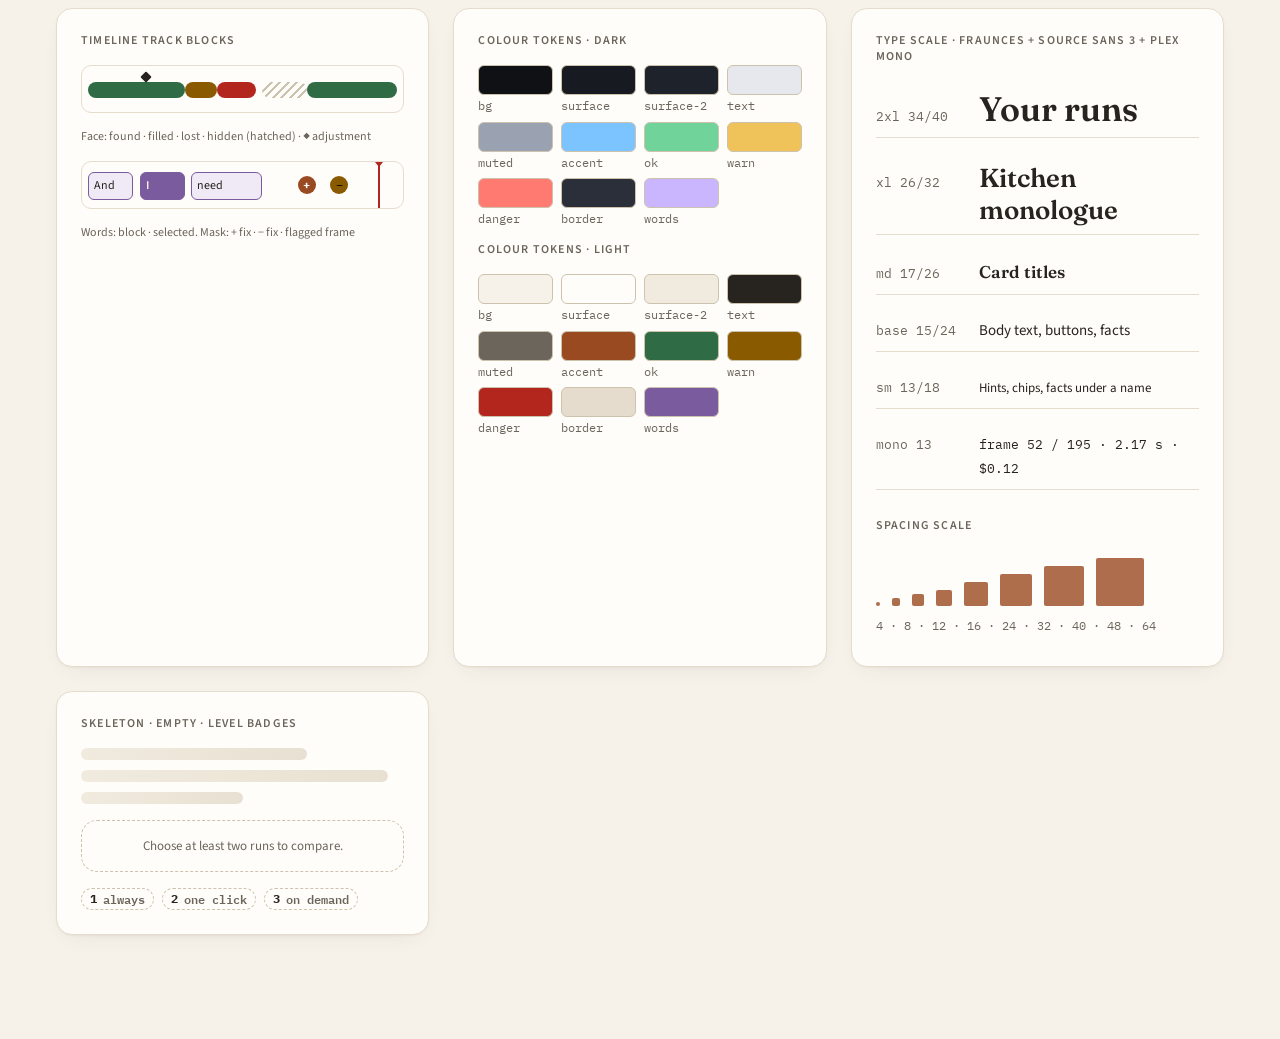
<file: docs/tidy/directions/hybrid.html>
<!doctype html>
<html lang="en">
<head>
<meta charset="utf-8">
<meta name="viewport" content="width=device-width,initial-scale=1">
<title>Puppeteer · Hybrid (A look + B layout)</title>
<link rel="preconnect" href="https://fonts.googleapis.com">
<link rel="stylesheet" href="https://fonts.googleapis.com/css2?family=Fraunces:opsz,wght@9..144,500;9..144,600;9..144,700&family=Source+Sans+3:wght@400;500;600;700&family=IBM+Plex+Mono:wght@400;500&display=swap">
<script>
/* Theme before first paint: a stored choice wins, then ?theme=, then the system preference (no attribute = tokens follow prefers-color-scheme). */
(function(){try{var q=new URLSearchParams(location.search).get('theme');var s=localStorage.getItem('pp-theme');var t=(q==='light'||q==='dark')?q:s;if(t)document.documentElement.setAttribute('data-theme',t)}catch(e){}})();
</script>
<!--
  HYBRID · Direction B's layout, editorial type, thumbnail cards, step rail and spacing, with Direction A's dark
  low-chroma palette and ONE accent so the video is always the brightest thing on screen. Dark is the default;
  B's paper look is the light theme (toggle in the header, stored in localStorage; the system preference is
  honoured only when nothing is stored). Everything is tokens: :root = dark, :root[data-theme="light"] = light,
  plus @media (prefers-color-scheme: light) for :root:not([data-theme]).

  PROGRESSIVE DISCLOSURE (the three levels, visible in this file)
    1 · always visible   the step body: video, the step's one primary action, the step rail, one status line
    2 · one click away   <details class="more" data-remember="…"> panels (open/closed state stored per panel),
                         e.g. "Tool settings" under the Mask tool, "More views", "Versions" on a run card
    3 · on demand        ONE Details drawer (right side, #details), opened by the "Details" button at the far right of
                         the run header and by the same button on every Runs card; ?details=1 opens it for the shots

  TOKENS (dark / light)
    --bg #0f1115 / #f6f2ea · --surface #171a21 / #fffdf9 · --surface-2 #1e222b / #f1ebdf · --surface-3 #262b36 / #e8e0d2
    --text #e6e8ee / #27241f · --muted #9aa1b0 / #6b655c
    --accent #7cc4ff / #9a4a21 · --accent-ink #0b1d2e / #ffffff · --accent-soft #1a2a3a / #f8e8de
    --ok #6fd39a / #2f6b44 · --warn #f0c35a / #8a5a00 · --danger #ff7b72 / #b3261e (+ -soft tints)
    --border #2a2f3a / #e5dccd · --border-strong #3a4150 / #cdc2ae
    lanes --lane-mask = accent · --lane-face = ok · --lane-words #c9b6ff / #7a5c9e · --playhead = danger
    type   Fraunces (titles) · Source Sans 3 (UI) · IBM Plex Mono (timecode, ids, prices)
           --t-xs 12/16 · --t-sm 13/18 · --t-base 15/24 · --t-md 17/26 · --t-lg 20/28 · --t-xl 26/32 · --t-2xl 34/40
    space  4 · 8 · 12 · 16 · 24 · 32 · 40 · 48 · 64   radius 6 · 10 · 16 · 22 · pill   motion 150 / 240 ms

  WCAG AA CONTRAST · DARK
    text #e6e8ee on bg #0f1115 15.4:1 · on surface #171a21 14.2:1 · on surface-2 #1e222b 13.0:1
    muted #9aa1b0 on surface 6.7:1 · on surface-2 6.1:1
    accent #7cc4ff on surface 9.3:1 · accent-ink #0b1d2e on accent 9.1:1 (primary button)
    ok #6fd39a 9.5:1 · warn #f0c35a 10.5:1 · danger #ff7b72 6.9:1 (all on surface)
  WCAG AA CONTRAST · LIGHT
    text #27241f on bg #f6f2ea 13.9:1 · on surface #fffdf9 15.2:1
    muted #6b655c on surface 5.7:1 · on bg 5.2:1
    accent #9a4a21 on surface 6.1:1 · white on accent 6.2:1 (primary button) · accent on accent-soft 5.2:1
    ok #2f6b44 6.3:1 · warn #8a5a00 5.8:1 · danger #b3261e 6.4:1 (on surface); on their soft tints 5.4 / 5.2 / 5.5:1
-->
<style>
:root{
  color-scheme:dark;
  --bg:#0f1115;--surface:#171a21;--surface-2:#1e222b;--surface-3:#262b36;--text:#e6e8ee;--muted:#9aa1b0;
  --accent:#7cc4ff;--accent-ink:#0b1d2e;--accent-soft:#1a2a3a;
  --ok:#6fd39a;--ok-soft:#16281f;--warn:#f0c35a;--warn-soft:#2d2614;--danger:#ff7b72;--danger-soft:#2f1b1a;
  --border:#2a2f3a;--border-strong:#3a4150;
  --lane-mask:var(--accent);--lane-face:var(--ok);--lane-words:#c9b6ff;--lane-words-soft:#2a2340;--playhead:var(--danger);
  --thumb-bg:#000;--shadow-1:0 1px 2px #0008;--shadow-2:0 10px 30px -10px #000c,0 2px 6px #0008;--shadow-3:0 24px 60px -20px #000e;
  --font-display:'Fraunces',Georgia,'Times New Roman',serif;
  --font-ui:'Source Sans 3','Source Sans Pro',-apple-system,BlinkMacSystemFont,"Segoe UI",sans-serif;
  --font-mono:'IBM Plex Mono',ui-monospace,SFMono-Regular,Menlo,monospace;
  --t-xs:12px;--lh-xs:16px;--t-sm:13px;--lh-sm:18px;--t-base:15px;--lh-base:24px;--t-md:17px;--lh-md:26px;
  --t-lg:20px;--lh-lg:28px;--t-xl:26px;--lh-xl:32px;--t-2xl:34px;--lh-2xl:40px;
  --s-1:4px;--s-2:8px;--s-3:12px;--s-4:16px;--s-6:24px;--s-8:32px;--s-10:40px;--s-12:48px;--s-16:64px;
  --r-1:6px;--r-2:10px;--r-3:16px;--r-4:22px;--r-pill:999px;--ease:cubic-bezier(.2,.7,.2,1);--dur-1:150ms;--dur-2:240ms;
}
:root[data-theme="light"]{
  color-scheme:light;
  --bg:#f6f2ea;--surface:#fffdf9;--surface-2:#f1ebdf;--surface-3:#e8e0d2;--text:#27241f;--muted:#6b655c;
  --accent:#9a4a21;--accent-ink:#ffffff;--accent-soft:#f8e8de;
  --ok:#2f6b44;--ok-soft:#e3efe6;--warn:#8a5a00;--warn-soft:#fbf0d6;--danger:#b3261e;--danger-soft:#fbe7e5;
  --border:#e5dccd;--border-strong:#cdc2ae;
  --lane-words:#7a5c9e;--lane-words-soft:#f0e9f6;--thumb-bg:#1a1512;
  --shadow-1:0 1px 2px #3a2a1a0a,0 8px 24px -12px #3a2a1a1f;--shadow-2:0 2px 4px #3a2a1a0f,0 18px 40px -16px #3a2a1a33;--shadow-3:0 24px 60px -20px #3a2a1a55,0 4px 10px #3a2a1a14;
}
@media(prefers-color-scheme:light){:root:not([data-theme]){
  color-scheme:light;
  --bg:#f6f2ea;--surface:#fffdf9;--surface-2:#f1ebdf;--surface-3:#e8e0d2;--text:#27241f;--muted:#6b655c;
  --accent:#9a4a21;--accent-ink:#ffffff;--accent-soft:#f8e8de;
  --ok:#2f6b44;--ok-soft:#e3efe6;--warn:#8a5a00;--warn-soft:#fbf0d6;--danger:#b3261e;--danger-soft:#fbe7e5;
  --border:#e5dccd;--border-strong:#cdc2ae;
  --lane-words:#7a5c9e;--lane-words-soft:#f0e9f6;--thumb-bg:#1a1512;
  --shadow-1:0 1px 2px #3a2a1a0a,0 8px 24px -12px #3a2a1a1f;--shadow-2:0 2px 4px #3a2a1a0f,0 18px 40px -16px #3a2a1a33;--shadow-3:0 24px 60px -20px #3a2a1a55,0 4px 10px #3a2a1a14;
}}
*{box-sizing:border-box;min-width:0}
html{background:var(--bg)}
body{margin:0;background:var(--bg);color:var(--text);font:var(--t-base)/var(--lh-base) var(--font-ui);overflow-wrap:anywhere;transition:background var(--dur-2),color var(--dur-2)}
h1,h2,h3{margin:0;font-family:var(--font-display);font-weight:600;letter-spacing:-.01em}
h1{font-size:var(--t-2xl);line-height:var(--lh-2xl)}
h2{font-size:var(--t-xl);line-height:var(--lh-xl)}
h3{font-size:var(--t-md);line-height:var(--lh-md)}
h4{margin:0;font:600 var(--t-xs)/var(--lh-xs) var(--font-ui);text-transform:uppercase;letter-spacing:.1em;color:var(--muted)}
p{margin:0}
a{color:var(--accent)}
code,.mono{font-family:var(--font-mono);font-size:var(--t-sm);font-variant-numeric:tabular-nums}
.muted{color:var(--muted)}
.small{font-size:var(--t-sm);line-height:var(--lh-sm)}
.xs{font-size:var(--t-xs);line-height:var(--lh-xs)}
svg.i{width:16px;height:16px;stroke:currentColor;fill:none;stroke-width:1.75;stroke-linecap:round;stroke-linejoin:round;flex:none}
:focus-visible{outline:2px solid var(--accent);outline-offset:3px}
[hidden]{display:none!important}
@media(prefers-reduced-motion:reduce){*{animation:none!important;transition:none!important}}

/* chrome */
.top{position:sticky;top:0;z-index:30;background:color-mix(in srgb,var(--bg) 86%,transparent);backdrop-filter:blur(12px);border-bottom:1px solid var(--border)}
.top .in{max-width:1200px;margin:auto;padding:var(--s-3) var(--s-4);display:flex;align-items:center;gap:var(--s-4);flex-wrap:wrap}
.brand{font-family:var(--font-display);font-weight:700;font-size:22px;color:var(--text);text-decoration:none;display:flex;align-items:center;gap:10px}
.brand i{width:24px;height:24px;border-radius:50%;background:radial-gradient(circle at 35% 35%,color-mix(in srgb,var(--accent) 60%,#fff),var(--accent) 70%)}
nav.pages{display:flex;gap:2px;padding:3px;background:var(--surface-2);border-radius:var(--r-pill)}
nav.pages a{text-decoration:none;color:var(--muted);padding:6px 14px;border-radius:var(--r-pill);font-weight:600;font-size:var(--t-sm)}
nav.pages a.on,nav.pages a:hover{background:var(--surface);color:var(--text);box-shadow:var(--shadow-1)}
.top .right{margin-left:auto;display:flex;gap:var(--s-2);align-items:center}
.theme{display:inline-flex;align-items:center;gap:6px;height:32px;padding:0 10px;border:1px solid var(--border-strong);border-radius:var(--r-pill);background:var(--surface);color:var(--text);font:600 var(--t-sm)/1 var(--font-ui);cursor:pointer}
.theme .sun{display:none}.theme .moon{display:inline}
:root[data-theme="light"] .theme .sun{display:inline}:root[data-theme="light"] .theme .moon{display:none}
@media(prefers-color-scheme:light){:root:not([data-theme]) .theme .sun{display:inline}:root:not([data-theme]) .theme .moon{display:none}}
@media(max-width:640px){.top .right{margin-left:0;width:100%;justify-content:space-between}}
.wrap{max-width:1200px;margin:auto;padding:var(--s-6) var(--s-4) var(--s-16)}
.screen{padding:var(--s-10) 0;scroll-margin-top:72px}
.screen+.screen{border-top:1px solid var(--border)}
.eyebrow{font:600 var(--t-xs)/var(--lh-xs) var(--font-ui);letter-spacing:.14em;text-transform:uppercase;color:var(--accent);margin-bottom:var(--s-2)}
.level{display:inline-flex;align-items:center;gap:6px;font:600 var(--t-xs)/1 var(--font-mono);color:var(--muted);border:1px dashed var(--border-strong);border-radius:var(--r-pill);padding:4px 8px}
.level b{color:var(--text)}

/* buttons */
.btn{display:inline-flex;align-items:center;justify-content:center;gap:8px;min-height:40px;padding:0 18px;border-radius:var(--r-pill);border:1px solid var(--border-strong);background:var(--surface);color:var(--text);font:600 var(--t-base)/1 var(--font-ui);cursor:pointer;text-decoration:none;white-space:nowrap;transition:transform var(--dur-1) var(--ease),box-shadow var(--dur-1) var(--ease),background var(--dur-1)}
.btn:hover{box-shadow:var(--shadow-1);transform:translateY(-1px);background:var(--surface-2)}
.btn.primary{background:var(--accent);color:var(--accent-ink);border-color:transparent}
.btn.primary:hover{background:var(--accent);filter:brightness(1.06)}
.btn.ghost{background:transparent;border-color:transparent;color:var(--accent)}
.btn.ghost:hover{background:var(--accent-soft);box-shadow:none;transform:none}
.btn.danger{background:transparent;color:var(--danger);border-color:color-mix(in srgb,var(--danger) 40%,transparent)}
.btn:disabled,.btn.disabled{opacity:.5;cursor:not-allowed;transform:none;box-shadow:none}
.btn .cost{font-family:var(--font-mono);font-weight:400;opacity:.85;font-size:var(--t-sm)}
.btn.sm{min-height:32px;padding:0 12px;font-size:var(--t-sm)}
.btn.icon{padding:0;width:40px}
.btn.icon.sm{width:32px}
.btn.on{background:var(--accent-soft);border-color:var(--accent);color:var(--accent)}

/* chips */
.chip{display:inline-flex;align-items:center;gap:6px;height:24px;padding:0 10px;border-radius:var(--r-pill);font:600 var(--t-xs)/1 var(--font-ui);letter-spacing:.02em;background:var(--surface-3);color:var(--muted);white-space:nowrap}
.chip.ready{background:var(--ok-soft);color:var(--ok)}
.chip.review{background:var(--warn-soft);color:var(--warn)}
.chip.preparing{background:var(--accent-soft);color:var(--accent)}
.chip.preparing::before{content:'';width:6px;height:6px;border-radius:50%;background:currentColor;animation:pulse 1.2s infinite}
.chip.draft{background:var(--lane-words-soft);color:var(--lane-words)}
.chip.failed{background:var(--danger-soft);color:var(--danger)}
@keyframes pulse{0%,100%{opacity:1}50%{opacity:.3}}

/* inputs */
.input,.select{display:flex;align-items:center;gap:8px;min-height:40px;padding:0 14px;border:1px solid var(--border-strong);border-radius:var(--r-2);background:var(--bg);color:var(--text);font:var(--t-base)/1 var(--font-ui);width:100%}
.input input{all:unset;flex:1;min-width:0;color:var(--text)}
.input input::placeholder{color:var(--muted)}
.input:focus-within,.select:focus-within{border-color:var(--accent);box-shadow:0 0 0 3px var(--accent-soft)}
.select select{all:unset;flex:1;min-width:0;appearance:none;-webkit-appearance:none;color:var(--text)}
label.lbl{display:grid;gap:6px;font-size:var(--t-sm);font-weight:600;color:var(--text)}
.check{display:inline-flex;gap:10px;align-items:flex-start;cursor:pointer}
.check input{width:18px;height:18px;margin:3px 0 0;accent-color:var(--accent)}
.switch{display:inline-flex;align-items:center;gap:10px;cursor:pointer;font-weight:600;font-size:var(--t-sm)}
.switch i{width:38px;height:22px;border-radius:var(--r-pill);background:var(--border-strong);position:relative;transition:background var(--dur-2)}
.switch i::after{content:'';position:absolute;top:3px;left:3px;width:16px;height:16px;border-radius:50%;background:#fff;box-shadow:0 1px 2px #0003;transition:transform var(--dur-2) var(--ease)}
.switch.on i{background:var(--accent)}
.switch.on i::after{transform:translateX(16px)}
input[type=range]{width:100%;accent-color:var(--accent);margin:0}
.seg-ctl{display:grid;grid-auto-flow:column;grid-auto-columns:1fr;padding:3px;background:var(--surface-2);border-radius:var(--r-pill)}
.seg-ctl button{all:unset;text-align:center;padding:7px 6px;border-radius:var(--r-pill);font:600 var(--t-sm)/16px var(--font-ui);color:var(--muted);cursor:pointer}
.seg-ctl button.on{background:var(--surface);color:var(--accent);box-shadow:var(--shadow-1)}

/* level-2 collapsible */
details.more{border:1px solid var(--border);border-radius:var(--r-2);background:var(--surface)}
details.more>summary{list-style:none;cursor:pointer;display:flex;gap:10px;align-items:center;padding:10px 14px;font-weight:600;font-size:var(--t-sm);color:var(--text)}
details.more>summary::-webkit-details-marker{display:none}
details.more>summary svg{transition:transform var(--dur-2) var(--ease);color:var(--muted)}
details.more[open]>summary svg{transform:rotate(90deg)}
details.more>summary .hint{margin-left:auto;color:var(--muted);font-weight:400;font-family:var(--font-mono);font-size:var(--t-xs)}
details.more>.body{padding:0 14px 14px;display:grid;gap:var(--s-3)}

/* RUNS */
.runs-head{display:flex;gap:var(--s-4);align-items:flex-end;flex-wrap:wrap;margin-bottom:var(--s-6)}
.runs-head .lead{flex:1 1 320px}
.runs-head .lead p{color:var(--muted);margin-top:var(--s-1);max-width:46ch}
.tools{display:flex;gap:var(--s-3);align-items:center;flex-wrap:wrap;margin-bottom:var(--s-6)}
.tools .input{max-width:360px;flex:1 1 220px}
.filters{display:flex;gap:4px;padding:3px;background:var(--surface-2);border-radius:var(--r-pill)}
.filters button{all:unset;cursor:pointer;padding:5px 12px;border-radius:var(--r-pill);font:600 var(--t-sm)/1 var(--font-ui);color:var(--muted)}
.filters button.on{background:var(--surface);color:var(--text);box-shadow:var(--shadow-1)}
.grid{display:grid;grid-template-columns:repeat(auto-fill,minmax(300px,1fr));gap:var(--s-4)}
.card{background:var(--surface);border:1px solid var(--border);border-radius:var(--r-3);box-shadow:var(--shadow-1);overflow:hidden;display:grid;grid-template-rows:auto 1fr;position:relative;transition:box-shadow var(--dur-2) var(--ease),transform var(--dur-2) var(--ease)}
.card:hover{box-shadow:var(--shadow-2);transform:translateY(-2px)}
.card.selected{border-color:var(--accent);box-shadow:0 0 0 3px var(--accent-soft),var(--shadow-1)}
.thumb{aspect-ratio:16/9;background:var(--thumb-bg);position:relative}
.thumb svg{width:100%;height:100%;display:block}
.thumb .dur{position:absolute;right:10px;bottom:10px;font:500 var(--t-xs)/1 var(--font-mono);color:#fff;background:#000c;padding:4px 7px;border-radius:var(--r-1)}
.thumb .pick{position:absolute;left:10px;top:10px;background:var(--surface);border-radius:var(--r-1);padding:4px 6px;display:flex}
.thumb .pick input{margin:0;width:16px;height:16px;accent-color:var(--accent)}
.thumb .state{position:absolute;right:10px;top:10px}
.cbody{padding:var(--s-4);display:grid;gap:var(--s-2);align-content:start}
.cbody .name{display:flex;gap:8px;align-items:center}
.cbody .name h3{flex:1}
.cbody .name .rename{color:var(--muted);display:inline-flex}
.cbody .facts{display:flex;gap:4px 12px;flex-wrap:wrap;color:var(--muted);font-size:var(--t-sm)}
.cbody .facts b{color:var(--text);font-weight:600}
.cbody .acts{display:flex;gap:8px;flex-wrap:wrap;margin-top:var(--s-1);align-items:center}
.cbody .acts .details{margin-left:auto}
.card.wide{grid-column:1/-1;display:grid;grid-template-columns:minmax(260px,2fr) minmax(0,3fr);grid-template-rows:auto;gap:0}
.card.wide .thumb{aspect-ratio:auto;height:100%;min-height:220px}
.card.wide .cbody{padding:var(--s-6)}
.card.wide details.more{grid-column:1/-1;border:0;border-top:1px solid var(--border);border-radius:0;background:var(--surface-2)}
.card.wide details.more>summary{padding:var(--s-3) var(--s-6)}
.card.wide details.more>.body{padding:0 var(--s-6) var(--s-4)}
.branch{display:grid;grid-template-columns:48px minmax(0,1fr) auto;gap:var(--s-3);align-items:center;background:var(--surface);border:1px solid var(--border);border-radius:var(--r-2);padding:var(--s-2) var(--s-3);margin-left:var(--s-6);position:relative}
.branch::before{content:'';position:absolute;left:-18px;top:-14px;bottom:50%;width:14px;border-left:1px solid var(--border-strong);border-bottom:1px solid var(--border-strong);border-radius:0 0 0 6px}
.branch .bt{width:48px;height:36px;border-radius:var(--r-1);background:var(--thumb-bg);overflow:hidden}
.branch .bt svg{width:100%;height:100%}
.branch .bn{display:flex;gap:8px;align-items:center;flex-wrap:wrap}
.branch .bn b{font-weight:600}
.branch .bf{color:var(--muted);font-size:var(--t-sm)}
.branch .acts{display:flex;gap:8px;align-items:center}
.msg{display:flex;gap:10px;align-items:flex-start;padding:10px 12px;border-radius:var(--r-2);background:var(--danger-soft);color:var(--danger);font-size:var(--t-sm);line-height:var(--lh-sm);flex-wrap:wrap}
.msg svg{margin-top:1px}
.msg span{flex:1 1 200px}
.msg .btn{color:var(--text)}
.bar{height:6px;border-radius:3px;background:var(--surface-3);overflow:hidden}
.bar i{display:block;height:100%;width:42%;background:var(--accent);border-radius:3px}
@media(max-width:800px){.card.wide{grid-template-columns:1fr}.card.wide .thumb{aspect-ratio:16/9;min-height:0}.card.wide .cbody{padding:var(--s-4)}.card.wide details.more>summary{padding:var(--s-3) var(--s-4)}.card.wide details.more>.body{padding:0 var(--s-4) var(--s-4)}.branch{grid-template-columns:40px minmax(0,1fr);margin-left:var(--s-4)}.branch .bt{width:40px;height:30px}.branch .acts{grid-column:1/-1}}

/* empty / loading / skeleton */
.empty{background:var(--surface);border:1px dashed var(--border-strong);border-radius:var(--r-3);padding:var(--s-10) var(--s-6);text-align:center;display:grid;gap:var(--s-3);justify-items:center}
.empty .ill{width:72px;height:72px;border-radius:50%;background:var(--accent-soft);display:grid;place-items:center;color:var(--accent)}
.empty p{color:var(--muted);max-width:40ch}
.loading{background:var(--surface);border:1px solid var(--border);border-radius:var(--r-3);padding:var(--s-4);display:grid;gap:var(--s-3);box-shadow:var(--shadow-1)}
.loading .row{display:flex;justify-content:space-between;gap:8px;align-items:baseline}
.rail{display:flex;gap:4px}
.rail i{flex:1;height:6px;border-radius:3px;background:var(--surface-3)}
.rail i.d{background:var(--ok)}
.rail i.c{background:var(--accent);animation:pulse 1.2s infinite}
.skel{display:grid;gap:10px}
.skel i{display:block;height:12px;border-radius:6px;background:linear-gradient(90deg,var(--surface-2),var(--surface-3),var(--surface-2));background-size:200% 100%;animation:shimmer 1.4s linear infinite}
@keyframes shimmer{to{background-position:-200% 0}}
.quick{display:grid;grid-template-columns:repeat(auto-fit,minmax(150px,1fr));gap:var(--s-2);margin-top:var(--s-8);padding:var(--s-4);border:1px solid var(--border);border-radius:var(--r-3);background:var(--surface)}
.quick .q{display:grid;gap:4px;padding:var(--s-2) var(--s-3);border-left:2px solid var(--accent)}
.quick .q b{font-family:var(--font-mono);font-size:var(--t-xs);color:var(--accent)}
.quick .q span{font-weight:600}
.quick .q small{color:var(--muted);font-size:var(--t-sm)}
.quick h4{grid-column:1/-1}

/* WORKSPACE */
.ws-head{display:grid;gap:var(--s-4);margin-bottom:var(--s-6)}
.ws-title{display:flex;gap:var(--s-3);align-items:center;flex-wrap:wrap}
.ws-title h1{font-size:var(--t-xl);line-height:var(--lh-xl)}
.ws-title .spent{color:var(--muted)}
.ws-title .details{margin-left:auto}
.rail-steps{display:flex;align-items:flex-start;overflow-x:auto;padding:var(--s-2) 0}
.rs{all:unset;display:grid;justify-items:center;gap:8px;color:var(--muted);font-weight:600;font-size:var(--t-sm);min-width:104px;position:relative;flex:1 1 104px;text-align:center;cursor:pointer;padding:4px 0;border-radius:var(--r-2)}
.rs:focus-visible{outline:2px solid var(--accent)}
.rs .dot{width:28px;height:28px;border-radius:50%;border:2px solid var(--border-strong);background:var(--surface);display:grid;place-items:center;font:600 12px/1 var(--font-mono);color:var(--muted);z-index:1}
.rs::before,.rs::after{content:'';position:absolute;top:17px;height:2px;background:var(--border-strong);width:50%}
.rs::before{left:0}.rs::after{right:0}
.rs:first-child::before,.rs:last-child::after{display:none}
.rs.done{color:var(--text)}
.rs.done .dot{background:var(--ok);border-color:var(--ok);color:var(--bg)}
.rs.done::before,.rs.done::after{background:var(--ok)}
.rs.cur{color:var(--accent)}
.rs.cur .dot{background:var(--accent);border-color:var(--accent);color:var(--accent-ink);box-shadow:0 0 0 5px var(--accent-soft)}
.rs.cur::before{background:var(--ok)}
.rs.next{color:var(--text)}
.rs.next .dot{border-color:var(--accent)}
.rs.locked{opacity:.6}
.rs.locked .dot{border-style:dashed}
.rs small{display:block;font-weight:400;color:var(--muted);font-size:var(--t-xs)}
.rs.cur small{color:var(--accent)}
.statusline{display:flex;justify-content:space-between;gap:var(--s-3);align-items:center;flex-wrap:wrap;padding:var(--s-3) var(--s-4);border:1px solid var(--border);border-radius:var(--r-2);background:var(--surface)}
.statusline p{flex:1 1 300px}
.statusline p b{font-weight:600}
.step-body{display:none}
.step-body.on{display:block}
.viewer{background:var(--surface);border:1px solid var(--border);border-radius:var(--r-4);box-shadow:var(--shadow-2);overflow:hidden}
.views{display:flex;gap:4px;padding:var(--s-3) var(--s-4);border-bottom:1px solid var(--border);overflow-x:auto;align-items:center}
.views .tab{all:unset;cursor:pointer;padding:7px 14px;border-radius:var(--r-pill);font:600 var(--t-sm)/1 var(--font-ui);color:var(--muted);white-space:nowrap}
.views .tab.on{background:var(--accent-soft);color:var(--accent)}
.stage{position:relative;aspect-ratio:16/9;background:#000;max-height:540px;overflow:hidden}
.stage svg{width:100%;height:100%;display:block}
.stage .caption{position:absolute;left:14px;bottom:14px;font-size:var(--t-xs);color:#fff;background:#000c;padding:5px 9px;border-radius:var(--r-pill)}
.transport{display:flex;gap:8px 16px;align-items:center;flex-wrap:wrap;padding:var(--s-3) var(--s-4)}
.transport .grp{display:inline-flex;gap:4px}
.transport .counter{font-family:var(--font-mono);font-size:var(--t-sm);flex:1 1 180px}
.transport .counter b{color:var(--accent);font-weight:600}
.transport .zoom{display:inline-flex;gap:4px;align-items:center;color:var(--muted);font-size:var(--t-xs)}

/* timeline */
.tlwrap{margin-top:var(--s-4);background:var(--surface);border:1px solid var(--border);border-radius:var(--r-3);box-shadow:var(--shadow-1);overflow:hidden}
.tl{display:grid;grid-template-columns:96px minmax(0,1fr)}
.tl-labels{border-right:1px solid var(--border);display:grid;grid-template-rows:32px 60px 48px 48px}
.tl-label{all:unset;display:flex;align-items:center;gap:8px;padding:0 var(--s-3);border-bottom:1px solid var(--border);font:600 var(--t-sm)/1 var(--font-ui);color:var(--muted);cursor:pointer}
.tl-label i{width:10px;height:10px;border-radius:3px}
.tl-label.on{background:var(--accent-soft);color:var(--accent);box-shadow:inset 3px 0 0 var(--accent)}
.tl-scroll{overflow-x:auto;overflow-y:hidden;position:relative}
.tl-inner{position:relative;min-width:760px}
.ruler{height:32px;border-bottom:1px solid var(--border);position:relative;background:repeating-linear-gradient(90deg,var(--border-strong) 0 1px,transparent 1px 12.345%);font:var(--t-xs)/1 var(--font-mono);color:var(--muted)}
.ruler span{position:absolute;top:10px;transform:translateX(4px)}
.lane{position:relative;border-bottom:1px solid var(--border)}
.lane.mask{height:60px}.lane.face{height:48px}.lane.words{height:48px}
.lane.sel{background:color-mix(in srgb,var(--accent-soft) 50%,var(--surface))}
.mask-area{position:absolute;inset:0;width:100%;height:100%}
.tick{position:absolute;top:0;bottom:0;width:2px;background:var(--danger)}
.tick::after{content:'';position:absolute;top:0;left:-3px;border:4px solid transparent;border-top:5px solid var(--danger)}
.fix{position:absolute;top:50%;transform:translate(-50%,-50%);width:18px;height:18px;border-radius:50%;background:var(--lane-mask);color:var(--accent-ink);font:700 12px/18px var(--font-mono);text-align:center;box-shadow:0 0 0 2px var(--surface)}
.fix.minus{background:var(--warn);color:#1a1300}
.seg{position:absolute;top:16px;height:16px;border-radius:8px}
.seg.tracked{background:var(--lane-face)}
.seg.filled{background:var(--warn)}
.seg.missing{background:var(--danger)}
.seg.off{background:repeating-linear-gradient(135deg,var(--border-strong) 0 2px,transparent 2px 6px)}
.key{position:absolute;top:7px;transform:translateX(-50%) rotate(45deg);width:8px;height:8px;background:var(--text);border-radius:1px}
.word{position:absolute;top:10px;height:28px;border-radius:var(--r-1);background:var(--lane-words-soft);border:1px solid var(--lane-words);color:var(--text);font:var(--t-xs)/26px var(--font-ui);padding:0 5px;white-space:nowrap;overflow:hidden;text-overflow:ellipsis}
.word.sel{background:var(--lane-words);color:var(--bg);font-weight:600}
.range{position:absolute;top:32px;bottom:0;background:color-mix(in srgb,var(--accent) 10%,transparent);border-left:1px solid var(--accent);border-right:1px solid var(--accent);pointer-events:none}
.range::before{content:'1.80 – 2.90 s';position:absolute;bottom:3px;left:4px;white-space:nowrap;font:var(--t-xs)/1 var(--font-mono);color:var(--accent);background:var(--surface);padding:2px 4px;border-radius:3px}
.playhead{position:absolute;top:0;bottom:0;width:2px;margin-left:-1px;background:var(--playhead);z-index:3;pointer-events:none}
.playhead::before{content:'';position:absolute;top:0;left:-5px;border:6px solid transparent;border-top:8px solid var(--playhead)}
.playhead::after{content:'2.17 s';position:absolute;top:5px;left:8px;white-space:nowrap;font:500 var(--t-xs)/1 var(--font-mono);color:var(--playhead)}

/* tool + save */
.below{display:grid;grid-template-columns:minmax(0,3fr) minmax(0,2fr);gap:var(--s-4);margin-top:var(--s-4);align-items:start}
@media(max-width:860px){.below{grid-template-columns:1fr}}
.panel{background:var(--surface);border:1px solid var(--border);border-radius:var(--r-3);box-shadow:var(--shadow-1);padding:var(--s-4) var(--s-6);display:grid;gap:var(--s-3);align-content:start}
.panel .ph{display:flex;align-items:center;gap:10px;flex-wrap:wrap}
.panel .ph i{width:12px;height:12px;border-radius:3px;background:var(--lane-mask)}
.panel .ph .level{margin-left:auto}
.fixes{display:flex;gap:8px;flex-wrap:wrap;align-items:center}
.savebar{display:flex;gap:var(--s-3) var(--s-6);align-items:center;flex-wrap:wrap;padding:var(--s-4) var(--s-6);background:var(--accent-soft);border:1px solid color-mix(in srgb,var(--accent) 35%,transparent);border-radius:var(--r-3)}
.savebar .sum{flex:1 1 240px}
.savebar .sum b{font-weight:700}
.savebar .sum p{color:var(--muted);font-size:var(--t-sm)}
.savebar .acts{display:flex;gap:6px;flex-wrap:wrap}
.nextbar{margin-top:var(--s-6);display:flex;justify-content:space-between;gap:var(--s-3);align-items:center;flex-wrap:wrap}
.nextbar p{color:var(--muted);max-width:60ch}
.placeholder{padding:var(--s-8) var(--s-6);border:1px dashed var(--border-strong);border-radius:var(--r-3);display:grid;gap:var(--s-2);justify-items:start}
.placeholder p{color:var(--muted);max-width:60ch}

/* generate */
.gen{display:grid;grid-template-columns:minmax(0,3fr) minmax(0,2fr);gap:var(--s-4);align-items:start}
@media(max-width:860px){.gen{grid-template-columns:1fr}}
.gens{display:grid;gap:8px}
.genopt{display:grid;grid-template-columns:auto minmax(0,1fr) auto;gap:10px;align-items:center;padding:12px 14px;border:1px solid var(--border-strong);border-radius:var(--r-2);background:var(--surface);cursor:pointer}
.genopt input{accent-color:var(--accent);margin:0;width:16px;height:16px}
.genopt.on{border-color:var(--accent);background:var(--accent-soft)}
.genopt b{display:block;font-weight:600}
.genopt small{color:var(--muted);font-size:var(--t-sm)}
.genopt .price{font-family:var(--font-mono);font-size:var(--t-sm);white-space:nowrap}
.genopt.off{opacity:.55}
.costline{display:flex;gap:4px 16px;flex-wrap:wrap;font-family:var(--font-mono);font-size:var(--t-sm);color:var(--muted)}
.costline b{color:var(--text);font-weight:500}
.refs{display:flex;gap:10px;flex-wrap:wrap}
.ref{display:grid;grid-template-columns:48px 1fr;gap:0 10px;align-items:center;padding:6px 10px 6px 6px;border:1px solid var(--border);border-radius:var(--r-2);font-size:var(--t-xs);color:var(--muted);flex:1 1 160px;background:var(--surface-2)}
.ref i{grid-row:1/3;width:48px;height:48px;border-radius:var(--r-1);background:var(--thumb-bg);display:grid;place-items:center;overflow:hidden}
.ref i svg{width:100%;height:100%}
.ref b{color:var(--text);font-weight:600;font-size:var(--t-sm)}
.prompt{font:var(--t-sm)/1.6 var(--font-mono);color:var(--text);background:var(--bg);border:1px solid var(--border);border-radius:var(--r-2);padding:12px 14px;max-height:170px;overflow:auto;white-space:pre-wrap;margin:0}
.draft{display:grid;gap:var(--s-3)}
.draft .stage{border-radius:var(--r-2);max-height:300px}

/* details drawer (level 3) */
.scrim{position:fixed;inset:0;background:#0008;z-index:40;opacity:0;pointer-events:none;transition:opacity var(--dur-2)}
.drawer{position:fixed;top:0;right:0;bottom:0;width:min(460px,100vw);background:var(--surface);border-left:1px solid var(--border);box-shadow:var(--shadow-3);z-index:41;transform:translateX(100%);transition:transform var(--dur-2) var(--ease);display:grid;grid-template-rows:auto auto 1fr;overflow:hidden}
body.details-open .scrim{opacity:1;pointer-events:auto}
body.details-open .drawer{transform:none}
.drawer .dh{display:flex;align-items:center;gap:10px;padding:var(--s-4) var(--s-6);border-bottom:1px solid var(--border)}
.drawer .dh h2{font-size:var(--t-lg);flex:1}
.drawer .tabs{display:flex;gap:2px;padding:var(--s-2) var(--s-4);border-bottom:1px solid var(--border);overflow-x:auto}
.drawer .tabs button{all:unset;cursor:pointer;padding:6px 12px;border-radius:var(--r-pill);font:600 var(--t-sm)/1 var(--font-ui);color:var(--muted);white-space:nowrap}
.drawer .tabs button.on{background:var(--accent-soft);color:var(--accent)}
.drawer .dbody{overflow:auto;padding:var(--s-4) var(--s-6);display:grid;gap:var(--s-6);align-content:start}
.kv{display:grid;grid-template-columns:120px minmax(0,1fr);gap:6px 12px;font-size:var(--t-sm);margin:0}
.kv dt{color:var(--muted)}
.kv dd{margin:0;font-family:var(--font-mono);font-size:var(--t-sm)}
.stages{list-style:none;margin:0;padding:0;display:grid;gap:4px}
.stages li{display:grid;grid-template-columns:20px minmax(0,1fr) auto;gap:8px;align-items:center;padding:6px 8px;border-radius:var(--r-1);font-size:var(--t-sm)}
.stages li:nth-child(odd){background:var(--surface-2)}
.stages .n{font-family:var(--font-mono);color:var(--muted);font-size:var(--t-xs)}
.stages .m{color:var(--muted);font-size:var(--t-xs);display:block}
.stages .c{font-family:var(--font-mono);font-size:var(--t-xs);color:var(--muted);white-space:nowrap}
.stages .c.paid{color:var(--warn)}
.log{font:var(--t-xs)/1.6 var(--font-mono);background:var(--bg);border:1px solid var(--border);border-radius:var(--r-2);padding:10px 12px;margin:0;white-space:pre-wrap;color:var(--muted);max-height:160px;overflow:auto}

/* toasts / tooltip / overlay */
.toasts{display:grid;gap:10px}
.toast{display:flex;gap:12px;align-items:flex-start;padding:var(--s-3) var(--s-4);border-radius:var(--r-3);background:var(--surface-2);box-shadow:var(--shadow-2);border:1px solid var(--border-strong);border-left:4px solid var(--border-strong);font-size:var(--t-sm);line-height:var(--lh-sm)}
.toast svg.i{margin-top:2px}
.toast .b{flex:1;display:grid;gap:4px}
.toast .b b{font-weight:700;font-size:var(--t-base);color:var(--text)}
.toast .b span{color:var(--muted)}
.toast .acts{display:flex;gap:6px;flex-wrap:wrap;margin-top:4px}
.toast.ok{border-left-color:var(--ok)}.toast.ok svg{color:var(--ok)}
.toast.warn{border-left-color:var(--warn)}.toast.warn svg{color:var(--warn)}
.toast.err{border-left-color:var(--danger)}.toast.err svg{color:var(--danger)}
.toast .x{margin-left:auto;color:var(--muted);background:none;border:0;cursor:pointer;font-size:18px;line-height:1;padding:0 2px}
.tip{position:relative;border-bottom:1px dotted var(--accent);cursor:help}
.tipbox{position:absolute;right:0;top:calc(100% + 10px);width:270px;padding:12px 14px;background:var(--surface-3);color:var(--text);border:1px solid var(--border-strong);border-radius:var(--r-2);box-shadow:var(--shadow-3);font-size:var(--t-sm);line-height:var(--lh-sm);z-index:5;font-weight:400}
.tipbox::before{content:'';position:absolute;top:-6px;right:14px;width:10px;height:10px;background:var(--surface-3);border-left:1px solid var(--border-strong);border-top:1px solid var(--border-strong);transform:rotate(45deg)}
.tipbox b{display:block;font-family:var(--font-mono);font-weight:500;color:var(--accent);margin-bottom:2px}
kbd{font:500 var(--t-xs)/1 var(--font-mono);padding:3px 6px;border:1px solid var(--border-strong);border-bottom-width:2px;border-radius:5px;background:var(--surface-2);color:var(--text);white-space:nowrap}
.samples{display:grid;grid-template-columns:repeat(auto-fit,minmax(290px,1fr));gap:var(--s-6);margin-top:var(--s-10)}
.sample{display:grid;gap:var(--s-3);align-content:start}

/* components */
.comp{display:grid;grid-template-columns:repeat(auto-fit,minmax(300px,1fr));gap:var(--s-6)}
.comp .box{background:var(--surface);border:1px solid var(--border);border-radius:var(--r-3);box-shadow:var(--shadow-1);padding:var(--s-6);display:grid;gap:var(--s-4);align-content:start}
.comp .row{display:flex;gap:8px;flex-wrap:wrap;align-items:center}
.swatches{display:grid;grid-template-columns:repeat(auto-fill,minmax(64px,1fr));gap:8px}
.sw{display:grid;gap:4px;font:var(--t-xs)/1.2 var(--font-mono);color:var(--muted)}
.sw i{height:30px;border-radius:var(--r-1);border:1px solid var(--border-strong)}
.type-scale div{display:flex;gap:12px;align-items:baseline;border-bottom:1px solid var(--border);padding:8px 0}
.type-scale code{color:var(--muted);width:7em;flex:none}
.lane-demo{position:relative;height:48px;border:1px solid var(--border);border-radius:var(--r-2);background:var(--surface);overflow:hidden}
.spacing{display:flex;gap:8px;align-items:flex-end;flex-wrap:wrap}
.spacing i{display:block;background:var(--accent);opacity:.8;border-radius:2px}
</style>
</head>
<body>

<header class="top">
  <div class="in">
    <a class="brand" href="#runs"><i></i>Puppeteer</a>
    <nav class="pages" aria-label="Screens in this mockup"><a href="#runs" class="on">Runs</a><a href="#workspace" data-step="edit">Edit</a><a href="#workspace" data-step="generate">Generate</a><a href="#components">Components</a></nav>
    <div class="right">
      <button class="theme" type="button" id="theme" aria-label="Switch theme"><svg class="i moon" viewBox="0 0 24 24"><path d="M20 14.5A8 8 0 0 1 9.5 4a8 8 0 1 0 10.5 10.5z"/></svg><svg class="i sun" viewBox="0 0 24 24"><circle cx="12" cy="12" r="4"/><path d="M12 2v2m0 16v2M2 12h2m16 0h2M4.9 4.9l1.4 1.4m11.4 11.4 1.4 1.4M4.9 19.1l1.4-1.4M17.7 6.3l1.4-1.4"/></svg><span class="moon">Dark</span><span class="sun">Light</span></button>
      <a class="btn primary sm" href="#runs"><svg class="i" viewBox="0 0 24 24"><path d="M12 5v14M5 12h14"/></svg>New run</a>
    </div>
  </div>
</header>

<main class="wrap">

<!-- ================================================================ RUNS -->
<section class="screen" id="runs">
  <div class="eyebrow">01 · Runs</div>
  <div class="runs-head">
    <div class="lead"><h1>Your runs</h1><p>Every clip you have prepared, with its versions. Open one to keep working, or pick two to compare them side by side.</p></div>
    <a class="btn primary" href="#runs"><svg class="i" viewBox="0 0 24 24"><path d="M12 5v14M5 12h14"/></svg>New run</a>
  </div>
  <div class="tools">
    <label class="input"><svg class="i" viewBox="0 0 24 24"><circle cx="11" cy="11" r="7"/><path d="m20 20-3.5-3.5"/></svg><input placeholder="Search runs"></label>
    <div class="filters" role="group" aria-label="Filter"><button class="on">All · 5</button><button>Needs review · 1</button><button>Ready · 1</button><button>Failed · 1</button></div>
    <label class="switch on"><i></i>Pick to compare</label>
    <span class="muted small">2 picked · <a href="#workspace">Compare →</a></span>
  </div>

  <div class="grid">
    <article class="card wide selected">
      <div class="thumb">
        <svg viewBox="0 0 160 100" preserveAspectRatio="xMidYMid slice" aria-hidden="true"><defs><linearGradient id="g1" x1="0" x2="1" y1="0" y2="1"><stop offset="0" stop-color="#4a3420"/><stop offset="1" stop-color="#110d0a"/></linearGradient></defs><rect width="160" height="100" fill="url(#g1)"/><ellipse cx="80" cy="42" rx="18" ry="22" fill="#e8b27a"/><path d="M40 100c4-26 20-36 40-36s36 10 40 36z" fill="#2b3a4a"/><g stroke="#8fc8ff" stroke-width=".6" fill="none"><path d="M66 36l14-6 14 6-14 26zM62 44l18-2 18 2M70 54l10 2 10-2M80 30v30"/></g></svg>
        <label class="pick"><input type="checkbox" checked aria-label="Pick Kitchen monologue to compare"></label><span class="chip ready state">ready</span><span class="dur">0:08</span>
      </div>
      <div class="cbody">
        <div class="name"><h3>Kitchen monologue · take 2</h3><a class="rename" href="#runs" aria-label="Rename"><svg class="i" viewBox="0 0 24 24"><path d="M4 20h4l10-10-4-4L4 16zM13 7l4 4"/></svg></a></div>
        <p class="muted small">The motion clip with the face mesh on top. Approved; three mask fixes are waiting to be saved.</p>
        <div class="facts"><span><b>$0.52</b> spent</span><span>Expressive · motion clip + face mesh</span><span>2 hours ago</span></div>
        <div class="acts"><a class="btn primary sm" href="#workspace" data-step="edit">Open</a><button class="btn sm">Export <span class="cost">· free</span></button><button class="btn ghost sm details" data-details="Kitchen monologue · take 2">Details</button></div>
      </div>
      <details class="more" data-remember="versions-kitchen" open>
        <summary><svg class="i" viewBox="0 0 24 24"><path d="m9 6 6 6-6 6"/></svg>2 versions of this run<span class="hint">level 2 · one click</span></summary>
        <div class="body">
          <div class="branch">
            <div class="bt"><svg viewBox="0 0 160 100" aria-hidden="true"><rect width="160" height="100" fill="#111"/><ellipse cx="80" cy="42" rx="18" ry="22" fill="#fff"/><path d="M40 100c4-26 20-36 40-36s36 10 40 36z" fill="#fff"/></svg></div>
            <div><div class="bn"><b>Mask fix · hands on 46–52</b><span class="chip ready">ready</span></div><div class="bf">Re-ran the mask with SAM 3 on fal · $0.12 · 40 min ago</div></div>
            <div class="acts"><a class="btn sm" href="#workspace" data-step="edit">Open</a><button class="btn ghost sm" data-details="Mask fix · hands on 46–52">Details</button><label class="check"><input type="checkbox" checked aria-label="Pick to compare"></label></div>
          </div>
          <div class="branch">
            <div class="bt"><svg viewBox="0 0 160 100" aria-hidden="true"><rect width="160" height="100" fill="#0a0a0a"/><ellipse cx="80" cy="42" rx="18" ry="22" fill="#e8b27a"/><path d="M40 100c4-26 20-36 40-36s36 10 40 36z" fill="#2b3a4a"/><g stroke="#9fd8a8" stroke-width=".6" fill="none"><path d="M66 36l14-6 14 6-14 26zM62 44l18-2 18 2"/></g></svg></div>
            <div><div class="bn"><b>Face pad 1.82</b><span class="chip review">needs review</span></div><div class="bf">Re-ran the face mesh, free and local · 12 min ago</div></div>
            <div class="acts"><a class="btn sm" href="#workspace" data-step="edit">Review</a><button class="btn ghost sm" data-details="Face pad 1.82">Details</button><label class="check"><input type="checkbox" aria-label="Pick to compare"></label></div>
          </div>
        </div>
      </details>
    </article>

    <article class="card">
      <div class="thumb"><svg viewBox="0 0 160 100" preserveAspectRatio="xMidYMid slice" aria-hidden="true"><defs><linearGradient id="g2" x1="0" x2="0" y1="0" y2="1"><stop offset="0" stop-color="#f2a65a"/><stop offset="1" stop-color="#4a2c5a"/></linearGradient></defs><rect width="160" height="100" fill="url(#g2)"/><rect y="70" width="160" height="30" fill="#1a1222"/><ellipse cx="60" cy="40" rx="12" ry="15" fill="#1a1222"/><path d="M34 100c2-24 12-32 26-32s24 8 26 32z" fill="#1a1222"/><path d="M86 64l6-20 3 20" fill="#1a1222"/></svg><label class="pick"><input type="checkbox" aria-label="Pick Balcony toast to compare"></label><span class="chip review state">needs review</span><span class="dur">0:12</span></div>
      <div class="cbody">
        <div class="name"><h3>Balcony toast</h3><a class="rename" href="#runs" aria-label="Rename"><svg class="i" viewBox="0 0 24 24"><path d="M4 20h4l10-10-4-4L4 16zM13 7l4 4"/></svg></a></div>
        <p class="muted small">The mask is ready. Check hands, hair and the glass before anything paid runs.</p>
        <div class="facts"><span><b>$0.12</b> spent</span><span>Full body · motion clip</span><span>yesterday</span></div>
        <div class="acts"><a class="btn primary sm" href="#workspace" data-step="edit">Review the mask</a><button class="btn ghost sm details" data-details="Balcony toast">Details</button></div>
      </div>
    </article>

    <article class="card">
      <div class="thumb"><svg viewBox="0 0 160 100" preserveAspectRatio="xMidYMid slice" aria-hidden="true"><rect width="160" height="100" fill="#1c2026"/><rect x="20" width="30" height="100" fill="#262c34"/><rect x="110" width="30" height="100" fill="#262c34"/><ellipse cx="80" cy="44" rx="14" ry="17" fill="#b98a66"/><path d="M50 100c3-24 16-30 30-30s27 6 30 30z" fill="#5a3b3b"/></svg><span class="chip preparing state">preparing</span><span class="dur">0:06</span></div>
      <div class="cbody">
        <div class="name"><h3>Hallway rant</h3><a class="rename" href="#runs" aria-label="Rename"><svg class="i" viewBox="0 0 24 24"><path d="M4 20h4l10-10-4-4L4 16zM13 7l4 4"/></svg></a></div>
        <div class="bar"><i></i></div>
        <p class="muted small">Face mesh · about 1 minute left</p>
        <div class="facts"><span><b>$0.00</b> · free preset</span><span>Talking head · face mesh only</span><span>started 40 s ago</span></div>
        <div class="acts"><button class="btn sm">Watch</button><button class="btn danger sm">Stop</button><button class="btn ghost sm details" data-details="Hallway rant">Details</button></div>
      </div>
    </article>

    <article class="card">
      <div class="thumb"><svg viewBox="0 0 160 100" preserveAspectRatio="xMidYMid slice" aria-hidden="true"><defs><linearGradient id="g4" x1="0" x2="1" y1="0" y2="0"><stop offset="0" stop-color="#6aa0c8"/><stop offset="1" stop-color="#cfe3f0"/></linearGradient></defs><rect width="160" height="100" fill="url(#g4)"/><rect y="62" width="160" height="38" fill="#7a8a5a"/><ellipse cx="104" cy="40" rx="11" ry="14" fill="#f0d0b0"/><path d="M80 100c2-24 11-30 24-30s22 6 24 30z" fill="#2d3f5a"/></svg><label class="pick"><input type="checkbox" aria-label="Pick Porch interview to compare"></label><span class="chip draft state">draft done</span><span class="dur">0:10</span></div>
      <div class="cbody">
        <div class="name"><h3>Porch interview · wide</h3><a class="rename" href="#runs" aria-label="Rename"><svg class="i" viewBox="0 0 24 24"><path d="M4 20h4l10-10-4-4L4 16zM13 7l4 4"/></svg></a></div>
        <p class="muted small">A 480p draft from Seedance 2.5 is waiting for you. Make the final when you are happy.</p>
        <div class="facts"><span><b>$2.67</b> spent</span><span>Profile-heavy · motion clip, mesh hidden</span><span>3 days ago</span></div>
        <div class="acts"><a class="btn primary sm" href="#workspace" data-step="generate">Open the draft</a><button class="btn ghost sm details" data-details="Porch interview · wide">Details</button></div>
      </div>
    </article>

    <article class="card">
      <div class="thumb"><svg viewBox="0 0 160 100" preserveAspectRatio="xMidYMid slice" aria-hidden="true"><rect width="160" height="100" fill="#2a2a2a"/><rect width="160" height="40" fill="#3a3a3a"/><ellipse cx="70" cy="48" rx="13" ry="16" fill="#c9a07a"/><path d="M42 100c3-24 14-30 28-30s25 6 28 30z" fill="#444"/><rect x="118" y="30" width="30" height="70" fill="#8a1f1f" opacity=".7"/></svg><span class="chip failed state">failed</span><span class="dur">0:09</span></div>
      <div class="cbody">
        <div class="name"><h3>Garage pitch</h3><a class="rename" href="#runs" aria-label="Rename"><svg class="i" viewBox="0 0 24 24"><path d="M4 20h4l10-10-4-4L4 16zM13 7l4 4"/></svg></a></div>
        <div class="msg"><svg class="i" viewBox="0 0 24 24"><path d="M12 9v4M12 17h.01M10.3 3.9 2.6 17.3A2 2 0 0 0 4.3 20h15.4a2 2 0 0 0 1.7-2.7L13.7 3.9a2 2 0 0 0-3.4 0z"/></svg><span>The face was lost for 2.1 s at 0:03, so the strict rule stopped the run. Nothing was sent or billed.</span><button class="btn sm">Re-run with lenient gaps <span class="cost">· free</span></button></div>
        <div class="facts"><span><b>$0.00</b> spent</span><span>Talking head · face mesh only, strict</span><span>5 days ago</span></div>
        <div class="acts"><button class="btn ghost sm details" data-details="Garage pitch">Details</button></div>
      </div>
    </article>
  </div>

  <div class="quick">
    <h4>Quick start · upload to draft in four clicks</h4>
    <div class="q"><b>click 1</b><span>Upload</span><small>a clip of someone talking, 5–30 s</small></div>
    <div class="q"><b>click 2</b><span>Preset + character</span><small>Talking head · free, plus Character 1</small></div>
    <div class="q"><b>click 3</b><span>Approve</span><small>watch the prepared clip in Edit</small></div>
    <div class="q"><b>click 4</b><span>Create draft</span><small>about $2.15 · the price is on the button</small></div>
  </div>

  <div class="samples">
    <div class="sample"><h4>Empty state · first visit</h4>
      <div class="empty"><div class="ill"><svg class="i" viewBox="0 0 24 24" style="width:30px;height:30px"><rect x="3" y="5" width="18" height="14" rx="3"/><path d="m10 9 5 3-5 3z"/></svg></div><h3>No runs yet.</h3><p>Start with a clip of someone talking, five to thirty seconds. The free Talking head preset runs on this computer and needs no account.</p><button class="btn primary">New run</button></div>
    </div>
    <div class="sample"><h4>Loading · a run being prepared</h4>
      <div class="loading"><div class="row"><b>Preparing Hallway rant</b><span class="mono muted">42%</span></div><div class="rail"><i class="d"></i><i class="d"></i><i class="d"></i><i class="d"></i><i class="d"></i><i class="c"></i><i></i><i></i><i></i></div><div class="row small muted"><span>Face mesh · about 1 min left</span><span>free, local</span></div></div>
      <div class="skel" aria-hidden="true"><i style="width:60%"></i><i style="width:90%"></i><i style="width:40%"></i></div>
    </div>
  </div>
</section>

<!-- ================================================================ WORKSPACE -->
<section class="screen" id="workspace">
  <div class="eyebrow">02 · Run workspace</div>
  <div class="ws-head">
    <div class="ws-title">
      <a class="btn ghost sm" href="#runs"><svg class="i" viewBox="0 0 24 24"><path d="m15 6-6 6 6 6"/></svg>All runs</a>
      <h1>Kitchen monologue · take 2</h1><a href="#workspace" aria-label="Rename" style="color:var(--muted);display:inline-flex"><svg class="i" viewBox="0 0 24 24"><path d="M4 20h4l10-10-4-4L4 16zM13 7l4 4"/></svg></a>
      <span class="chip ready">ready</span><span class="spent small">Spent <b>$0.52</b></span>
      <button class="btn sm details" data-details="Kitchen monologue · take 2"><svg class="i" viewBox="0 0 24 24"><circle cx="12" cy="12" r="9"/><path d="M12 11v5M12 8h.01"/></svg>Details</button>
    </div>
    <nav class="rail-steps" aria-label="Steps" id="rail">
      <button class="rs done" data-go="prep"><span class="dot">✓</span><span>Prep<small>approved</small></span></button>
      <button class="rs" data-go="edit"><span class="dot">2</span><span>Edit<small>3 unsaved edits</small></span></button>
      <button class="rs" data-go="world"><span class="dot">3</span><span>World &amp; Look<small>prompt ready</small></span></button>
      <button class="rs" data-go="generate"><span class="dot">4</span><span>Generate<small>about $2.15</small></span></button>
      <button class="rs" data-go="export"><span class="dot">5</span><span>Export<small>free</small></span></button>
    </nav>
  </div>

  <!-- EDIT -->
  <div class="step-body" data-body="edit">
    <div class="statusline"><p><b>3 unsaved edits</b> · save them as a new version, then approve it. <span class="muted">Press <kbd>?</kbd> for the shortcuts.</span></p><button class="btn sm" data-go="world">Next: World &amp; Look <svg class="i" viewBox="0 0 24 24"><path d="M5 12h14m-6-6 6 6-6 6"/></svg></button></div>

    <div class="viewer" style="margin-top:var(--s-4)">
      <div class="views" role="tablist" aria-label="View">
        <button class="tab on" role="tab" aria-selected="true">Prepared clip</button><button class="tab" role="tab">Original</button><button class="tab" role="tab">Depth</button><button class="tab" role="tab">Mask</button><button class="tab" role="tab">Motion clip</button>
        <span style="margin-left:auto"></span><button class="btn icon sm" aria-label="Keyboard shortcuts">?</button>
      </div>
      <div class="stage">
        <svg viewBox="0 0 320 180" aria-label="Prepared clip, frame 52"><defs><radialGradient id="st" cx=".55" cy=".4"><stop offset="0" stop-color="#f3b24a"/><stop offset=".6" stop-color="#6a3d12"/><stop offset="1" stop-color="#0a0806"/></radialGradient></defs><rect width="320" height="180" fill="url(#st)"/><ellipse cx="176" cy="78" rx="34" ry="42" fill="#f6c36a"/><path d="M110 180c6-46 36-62 66-62s60 16 66 62z" fill="#1d2a3a"/><g stroke="#2d6fb0" stroke-width=".7" fill="none"><path d="M150 66l26-14 26 14-26 52zM144 82l32-4 32 4M158 102l18 4 18-4M176 52v62M152 70q24 10 48 0M156 92q20 8 40 0"/></g><g stroke="#9fd0ff" stroke-width="1" fill="none" stroke-dasharray="3 3"><path d="M88 112h60v50H88z"/></g><circle cx="118" cy="137" r="5" fill="#7cc4ff"/></svg>
        <span class="caption">Prepared clip · your + fix at frame 52</span>
      </div>
      <div class="transport">
        <div class="grp"><button class="btn sm" title="Back one second">−1 s</button><button class="btn sm" title="Back one frame">◀ frame</button><button class="btn sm primary icon" title="Play (Space)"><svg class="i" viewBox="0 0 24 24"><path d="m7 5 12 7-12 7z"/></svg></button><button class="btn sm" title="Forward one frame">frame ▶</button><button class="btn sm" title="Forward one second">+1 s</button></div>
        <span class="counter">frame <b>52</b> / 195 · <b>2.17</b> s</span>
        <div class="zoom">zoom <button class="btn sm icon" aria-label="Zoom out">−</button><button class="btn sm icon" aria-label="Zoom in">+</button><button class="btn sm">fit</button></div>
      </div>
    </div>

    <div class="tlwrap">
      <div class="tl">
        <div class="tl-labels">
          <div class="tl-label" style="cursor:default;font-family:var(--font-mono)" aria-hidden="true">8.1 s</div>
          <button class="tl-label on" aria-pressed="true"><i style="background:var(--lane-mask)"></i>Mask</button>
          <button class="tl-label"><i style="background:var(--lane-face)"></i>Face</button>
          <button class="tl-label"><i style="background:var(--lane-words)"></i>Words</button>
        </div>
        <div class="tl-scroll">
          <div class="tl-inner">
            <div class="ruler"><span style="left:0">0</span><span style="left:12.35%">1 s</span><span style="left:24.69%">2 s</span><span style="left:37.04%">3 s</span><span style="left:49.38%">4 s</span><span style="left:61.73%">5 s</span><span style="left:74.07%">6 s</span><span style="left:86.42%">7 s</span><span style="left:98.77%">8</span></div>
            <div class="lane mask sel">
              <svg class="mask-area" viewBox="0 0 760 60" preserveAspectRatio="none" aria-hidden="true"><path d="M0 42 L40 38 60 36 80 46 90 50 100 38 140 34 180 32 220 34 260 36 300 32 340 33 380 30 400 32 420 42 440 46 460 34 500 32 540 31 580 44 600 48 620 36 660 32 700 31 760 32 V60 H0z" fill="var(--accent)" fill-opacity=".14"/><path d="M0 42 L40 38 60 36 80 46 90 50 100 38 140 34 180 32 220 34 260 36 300 32 340 33 380 30 400 32 420 42 440 46 460 34 500 32 540 31 580 44 600 48 620 36 660 32 700 31 760 32" stroke="var(--accent)" stroke-width="1.4" fill="none"/></svg>
              <i class="tick" style="left:11.1%"></i><i class="tick" style="left:56.8%"></i><i class="tick" style="left:77.8%"></i>
              <span class="fix" style="left:23.66%">+</span><span class="fix minus" style="left:24.7%">−</span><span class="fix" style="left:26.75%">+</span>
            </div>
            <div class="lane face">
              <i class="seg tracked" style="left:0;width:5.19%"></i><i class="seg missing" style="left:5.19%;width:3.58%"></i><i class="seg tracked" style="left:8.77%;width:16.91%"></i><i class="seg missing" style="left:25.68%;width:6.17%"></i><i class="seg filled" style="left:31.85%;width:3.95%"></i><i class="seg tracked" style="left:35.8%;width:25.9%"></i><i class="seg off" style="left:61.7%;width:7.4%"></i><i class="seg tracked" style="left:69.1%;width:30.9%"></i>
              <i class="key" style="left:14.8%"></i><i class="key" style="left:42%"></i>
            </div>
            <div class="lane words">
              <span class="word" style="left:12.35%;width:3.09%">And</span><span class="word" style="left:16.05%;width:1.23%">I</span><span class="word" style="left:17.9%;width:4.94%">need</span><span class="word sel" style="left:23.46%;width:3.09%">you</span><span class="word" style="left:28.4%;width:2.47%">and</span><span class="word" style="left:31.5%;width:1.23%">I</span><span class="word" style="left:33.3%;width:4.94%">miss</span><span class="word" style="left:38.9%;width:1.85%">the</span><span class="word" style="left:41.36%;width:4.32%">way</span><span class="word" style="left:46.3%;width:3.09%">you</span><span class="word" style="left:50.6%;width:7.4%">laughed</span><span class="word" style="left:59.26%;width:1.85%">at</span><span class="word" style="left:61.7%;width:4.94%">burnt</span><span class="word" style="left:67.3%;width:5.56%">toast</span>
            </div>
            <div class="range" style="left:22.2%;width:13.6%"></div>
            <div class="playhead" style="left:26.79%"></div>
          </div>
        </div>
      </div>
    </div>

    <div class="below">
      <section class="panel" aria-label="Mask tool">
        <div class="ph"><i></i><h3>Mask</h3><span class="muted small">· what a fix needs, nothing else</span><span class="level"><b>1</b> always</span></div>
        <div class="fixes">
          <div class="seg-ctl" role="group" aria-label="Fix type" style="flex:0 0 200px"><button class="on">+ include</button><button>− exclude</button></div>
          <button class="btn">Add a fix at this frame <span class="cost">· frame 52</span></button>
          <button class="btn sm">Apply to the clip <span class="cost">· free</span></button>
          <span class="muted small">3 unsaved fixes · frames 46, 48, 52 · <kbd>[</kbd> <kbd>]</kbd> jump to the flagged frames</span>
        </div>
        <details class="more" data-remember="mask-settings">
          <summary><svg class="i" viewBox="0 0 24 24"><path d="m9 6 6 6-6 6"/></svg>Tool settings<span class="hint">level 2 · one click · remembered</span></summary>
          <div class="body">
            <label class="lbl">Method<span class="select"><select><option>Free, local (rougher edges)</option><option>SAM 3 on fal · about $0.12</option><option>SAM 2 on Replicate · about $0.09</option><option>Brush · paint or erase</option></select><svg class="i" viewBox="0 0 24 24"><path d="m6 9 6 6 6-6"/></svg></span></label>
            <label class="lbl">Spread the fix<div class="seg-ctl" role="group"><button>◀ backward</button><button class="on">both ways</button><button>forward ▶</button></div></label>
            <label class="lbl">More views<div class="seg-ctl" role="group"><button class="on">Prepared clip</button><button>Overlay</button><button>Mask only</button></div></label>
            <div class="fixes"><button class="btn sm">Apply with SAM 3 <span class="cost">· about $0.12</span></button><button class="btn sm">Find hands on flagged frames <span class="cost">· free</span></button><button class="btn ghost sm">Clear all fixes</button></div>
          </div>
        </details>
      </section>
      <div class="savebar" role="region" aria-label="Unsaved edits">
        <div class="sum"><b>3 unsaved edits</b><p>Saving makes one new version; this run stays as it is.</p></div>
        <div class="acts"><button class="btn sm">Undo</button><button class="btn sm" disabled>Redo</button><button class="btn ghost sm">Discard</button><button class="btn primary">Save as new version <span class="cost">· free</span></button></div>
      </div>
    </div>

    <div class="nextbar">
      <p>Approve comes after the save: "Watched the whole clip? Approve this clip" replaces the Save bar once nothing is unsaved. The nine stages, the cache keys and the costs behind this step are in Details.</p>
      <button class="btn" data-go="world">Next: World &amp; Look <svg class="i" viewBox="0 0 24 24"><path d="M5 12h14m-6-6 6 6-6 6"/></svg></button>
    </div>
  </div>

  <!-- GENERATE -->
  <div class="step-body" data-body="generate">
    <div class="statusline"><p><b>No draft yet</b> · create the draft to judge the result. The prompt was built in World &amp; Look; the price is on the button.</p><button class="btn sm" data-go="export">Next: Export <svg class="i" viewBox="0 0 24 24"><path d="M5 12h14m-6-6 6 6-6 6"/></svg></button></div>
    <div class="gen" style="margin-top:var(--s-4)">
      <section class="panel" aria-label="Generate">
        <div class="ph"><h3>Generator</h3><span class="level"><b>1</b> always</span></div>
        <div class="gens" role="radiogroup">
          <label class="genopt on"><input type="radio" name="gen" checked><span><b>fal · Seedance 2.5</b><small>480p draft, then the same draft at 1080p · edit mode · up to 30 s</small></span><span class="price">about $2.15</span></label>
          <label class="genopt"><input type="radio" name="gen"><span><b>Wan 2.2 Animate · replace (fal)</b><small>one render at 480p / 720p · no draft to complete · one reference image</small></span><span class="price">about $0.49</span></label>
          <label class="genopt off"><input type="radio" name="gen" disabled><span><b>Enhancor</b><small>not configured · add ENHANCOR_API_KEY to .env</small></span><span class="price">—</span></label>
        </div>
        <div class="costline"><span>Draft · 480p · <b>about $2.15</b></span><span>Final · 1080p · <b>about $11.34</b></span><span>Spent so far · <b>$0.52</b></span></div>
        <div class="refs">
          <div class="ref"><i><svg viewBox="0 0 48 48"><rect width="48" height="48" fill="#3b2a1a"/><ellipse cx="24" cy="20" rx="9" ry="11" fill="#e8b27a"/><path d="M6 48c2-14 10-18 18-18s16 4 18 18z" fill="#6a2f2f"/></svg></i><b>Character 1 · @Image1</b><span>char1-reference.jpg · identity only</span></div>
          <div class="ref"><i><svg viewBox="0 0 48 48"><rect width="48" height="48" fill="#1a1512"/><path d="M14 30 24 16l10 14z" fill="#8fc8ff"/><circle cx="24" cy="24" r="12" stroke="#8fc8ff" fill="none" stroke-width="1.5"/></svg></i><b>Prepared clip · @Video1</b><span>motion, timing and lip-sync</span></div>
        </div>
        <button class="btn primary">Create draft <span class="cost">· about $2.15</span></button>
        <p class="muted small">Nothing is sent until you click. A refused price comes back as "Yes, spend about $2.15".</p>
      </section>
      <aside class="panel" aria-label="Prompt preview">
        <div class="ph"><h3>Prompt</h3><a class="btn ghost sm" href="#workspace" data-go="world" style="margin-left:auto">Edit in World &amp; Look</a></div>
        <pre class="prompt">@Image1 defines the character's identity only (face, hair, outfit, proportions); do not copy its pose, expression, props, background or lighting. Pose, motion, timing and lip-sync come from @Video1.

SET: keep the room as it is in the clip. LOOK: the references decide the look. LIGHT: soft window light from the left, warm practicals.

The mesh lines are motion guidance and must disappear; the whole identity including hair is replaced; all dialogue and timing are preserved.</pre>
        <span class="muted xs">Read-only here (level 1). The set, look and light fields, the references list and the fence warnings live in World &amp; Look.</span>
      </aside>
    </div>

    <div class="samples" style="margin-top:var(--s-6)">
      <div class="sample"><h4>After the draft exists</h4>
        <section class="panel draft">
          <div class="statusline" style="padding:8px 12px"><p class="small"><b>Draft ready</b> · judge it, then make the final or export the clip for another tool.</p></div>
          <div class="stage"><svg viewBox="0 0 320 180" aria-label="Draft video"><rect width="320" height="180" fill="#2a1e16"/><ellipse cx="176" cy="78" rx="34" ry="42" fill="#d9a070"/><path d="M110 180c6-46 36-62 66-62s60 16 66 62z" fill="#5a2f2f"/></svg><span class="caption">draft · 480p · Seedance 2.5 · 0:08</span></div>
          <div class="fixes"><button class="btn primary">Make the final <span class="cost">· 1080p · about $11.34</span></button><button class="btn" data-go="export">Export instead <span class="cost">· free</span></button><button class="btn ghost sm" data-details="Kitchen monologue · take 2">Request &amp; generation id</button></div>
          <p class="muted small">The final will not be identical to the draft (a new render at 1080p).</p>
        </section>
      </div>
      <div class="sample"><h4>402 · the price needs your yes</h4>
        <div class="toasts">
          <div class="toast err" role="alert"><svg class="i" viewBox="0 0 24 24"><circle cx="12" cy="12" r="9"/><path d="M12 8v5M12 16h.01"/></svg><div class="b"><b>The draft needs your OK on the price</b><span>fal · Seedance 2.5 · 480p · 8.1 s. The estimate is $2.15; it is charged to your fal account.</span><div class="acts"><button class="btn sm primary">Yes, spend about $2.15</button><button class="btn ghost sm">Not now</button></div></div><button class="x" aria-label="Dismiss">×</button></div>
          <div class="toast ok" role="status"><svg class="i" viewBox="0 0 24 24"><path d="m5 13 4 4L19 7"/></svg><div class="b"><b>Draft ready</b><span>Kitchen monologue · take 2 · $2.15 · 1 min 40 s</span></div><button class="x" aria-label="Dismiss">×</button></div>
        </div>
      </div>
    </div>
  </div>

  <!-- the other steps: a line each so the rail and the back button really work -->
  <div class="step-body" data-body="prep"><div class="statusline"><p><b>Prepared</b> · now watch the clip and approve it →</p><button class="btn sm" data-go="edit">Watch and approve the clip <svg class="i" viewBox="0 0 24 24"><path d="M5 12h14m-6-6 6 6-6 6"/></svg></button></div><div class="placeholder" style="margin-top:var(--s-4)"><h3>Prep · level 1</h3><p>The clip, the preset, Character 1 and Go. Not mocked here; the summary card and the input-check advice follow the same panel.</p></div></div>
  <div class="step-body" data-body="world"><div class="statusline"><p><b>Prompt ready</b> · create the draft →</p><button class="btn sm" data-go="generate">Next: Generate <svg class="i" viewBox="0 0 24 24"><path d="M5 12h14m-6-6 6 6-6 6"/></svg></button></div><div class="placeholder" style="margin-top:var(--s-4)"><h3>World &amp; Look · level 1</h3><p>Set, look, light and the prompt preview. Not mocked here.</p></div></div>
  <div class="step-body" data-body="export"><div class="statusline"><p><b>Export</b> · pick the tool you take the files to.</p></div><div class="placeholder" style="margin-top:var(--s-4)"><h3>Export · level 1</h3><p>Target cards (Seedance web, Kling, ComfyUI, After Effects) and "Export for Seedance web · free". The file list is level 2. Not mocked here.</p></div></div>

  <div class="samples">
    <div class="sample"><h4>Toast stack</h4>
      <div class="toasts">
        <div class="toast ok" role="status"><svg class="i" viewBox="0 0 24 24"><path d="m5 13 4 4L19 7"/></svg><div class="b"><b>Saved as a new version</b><span>Mask fix · hands on 46–52 · free</span><div class="acts"><button class="btn sm">Open it</button></div></div><button class="x" aria-label="Dismiss">×</button></div>
        <div class="toast warn" role="status"><svg class="i" viewBox="0 0 24 24"><path d="M12 9v4M12 17h.01M10.3 3.9 2.6 17.3A2 2 0 0 0 4.3 20h15.4a2 2 0 0 0 1.7-2.7L13.7 3.9a2 2 0 0 0-3.4 0z"/></svg><div class="b"><b>The face was lost twice</b><span>0.42–0.71 s and 2.08–2.58 s; the motion clip stands in there. Face found on 163 of 195 frames.</span></div><button class="x" aria-label="Dismiss">×</button></div>
        <div class="toast err" role="alert"><svg class="i" viewBox="0 0 24 24"><circle cx="12" cy="12" r="9"/><path d="M12 8v5M12 16h.01"/></svg><div class="b"><b>SAM 3 on fal needs a key</b><span>Add <code>FAL_KEY=…</code> to .env and restart, or use the free local method.</span><div class="acts"><button class="btn sm">Use the free local method</button></div></div><button class="x" aria-label="Dismiss">×</button></div>
      </div>
    </div>
    <div class="sample"><h4>Tooltip on a technical term</h4>
      <p>Paid stages whose inputs match an earlier run are reused: the <span class="tip">cache key<span class="tipbox" role="tooltip"><b>cache key</b>A fingerprint of this stage's inputs, method and settings. A version with the same key reuses the result instead of paying again.</span></span> decides.</p>
      <div style="height:120px"></div>
      <h4>Empty lane</h4>
      <div class="empty" style="padding:var(--s-6)"><p>No words yet.</p><button class="btn sm">Transcribe <span class="cost">· free, runs locally</span></button></div>
    </div>
    <div class="sample"><h4>Where the three levels live</h4>
      <div class="panel" style="padding:var(--s-4)">
        <p class="small"><span class="level"><b>1</b> always</span> the step body: video, timeline, the active lane's fix controls, the Save bar, the rail, one status line.</p>
        <p class="small"><span class="level"><b>2</b> one click</span> "Tool settings", "More views", "2 versions of this run": collapsibles that remember their state.</p>
        <p class="small"><span class="level"><b>3</b> on demand</span> the Details drawer (right side): run id, mode, frames, the nine stages with method, cache key and cost, reports and the log. Same button, same place, on every step and every card.</p>
      </div>
    </div>
  </div>
</section>

<!-- ================================================================ COMPONENTS -->
<section class="screen" id="components">
  <div class="eyebrow">03 · Components</div>
  <div class="comp">
    <div class="box"><h4>Buttons · cost suffix pattern</h4>
      <div class="row"><button class="btn primary">Prepare <span class="cost">· free, runs locally</span></button><button class="btn primary">Create draft <span class="cost">· about $2.15</span></button></div>
      <div class="row"><button class="btn">Secondary</button><button class="btn ghost">Ghost</button><button class="btn danger">Delete run</button><button class="btn" disabled>Disabled</button></div>
      <div class="row"><button class="btn sm">Small</button><button class="btn sm primary">Small primary</button><button class="btn sm icon" aria-label="Icon">+</button><button class="btn sm on">Toggled</button></div>
    </div>
    <div class="box"><h4>Status chips · step rail states</h4>
      <div class="row"><span class="chip preparing">preparing</span><span class="chip review">needs review</span><span class="chip ready">ready</span><span class="chip draft">draft done</span><span class="chip failed">failed</span><span class="chip">cached</span></div>
      <nav class="rail-steps"><span class="rs done"><span class="dot">✓</span><span>Done<small>approved</small></span></span><span class="rs cur"><span class="dot">2</span><span>Current<small>you are here</small></span></span><span class="rs next"><span class="dot">3</span><span>Next<small>ready</small></span></span><span class="rs locked"><span class="dot">4</span><span>Locked<small>after 3</small></span></span></nav>
    </div>
    <div class="box"><h4>Inputs</h4>
      <label class="lbl">Run name<span class="input"><input value="Kitchen monologue · take 2"></span></label>
      <label class="lbl">Method<span class="select"><select><option>Free, local (rougher edges)</option><option>SAM 3 on fal · about $0.12</option></select><svg class="i" viewBox="0 0 24 24"><path d="m6 9 6 6 6-6"/></svg></span></label>
      <label class="check"><input type="checkbox" checked><span>Clean dialogue · isolate vocals <span class="muted">· paid</span></span></label>
      <div style="display:grid;grid-template-columns:8em 1fr 3em;gap:10px;align-items:center;font-size:var(--t-sm)"><span>jaw open</span><input type="range" min="-1" max="1" step=".05" value=".3"><output class="mono xs" style="text-align:right">+0.30</output></div>
      <label class="switch on"><i></i>Pick to compare</label>
    </div>
    <div class="box"><h4>Timeline track blocks</h4>
      <div class="lane-demo"><i class="seg tracked" style="left:2%;width:30%"></i><i class="seg filled" style="left:32%;width:10%"></i><i class="seg missing" style="left:42%;width:12%"></i><i class="seg off" style="left:56%;width:14%"></i><i class="seg tracked" style="left:70%;width:28%"></i><i class="key" style="left:20%"></i></div>
      <p class="xs muted">Face: found · filled · lost · hidden (hatched) · ◆ adjustment</p>
      <div class="lane-demo"><span class="word" style="left:2%;width:14%">And</span><span class="word sel" style="left:18%;width:14%">I</span><span class="word" style="left:34%;width:22%">need</span><span class="fix" style="left:70%">+</span><span class="fix minus" style="left:80%">−</span><i class="tick" style="left:92%"></i></div>
      <p class="xs muted">Words: block · selected. Mask: + fix · − fix · flagged frame</p>
    </div>
    <div class="box"><h4>Colour tokens · dark</h4>
      <div class="swatches"><div class="sw"><i style="background:#0f1115"></i>bg</div><div class="sw"><i style="background:#171a21"></i>surface</div><div class="sw"><i style="background:#1e222b"></i>surface-2</div><div class="sw"><i style="background:#e6e8ee"></i>text</div><div class="sw"><i style="background:#9aa1b0"></i>muted</div><div class="sw"><i style="background:#7cc4ff"></i>accent</div><div class="sw"><i style="background:#6fd39a"></i>ok</div><div class="sw"><i style="background:#f0c35a"></i>warn</div><div class="sw"><i style="background:#ff7b72"></i>danger</div><div class="sw"><i style="background:#2a2f3a"></i>border</div><div class="sw"><i style="background:#c9b6ff"></i>words</div></div>
      <h4>Colour tokens · light</h4>
      <div class="swatches"><div class="sw"><i style="background:#f6f2ea"></i>bg</div><div class="sw"><i style="background:#fffdf9"></i>surface</div><div class="sw"><i style="background:#f1ebdf"></i>surface-2</div><div class="sw"><i style="background:#27241f"></i>text</div><div class="sw"><i style="background:#6b655c"></i>muted</div><div class="sw"><i style="background:#9a4a21"></i>accent</div><div class="sw"><i style="background:#2f6b44"></i>ok</div><div class="sw"><i style="background:#8a5a00"></i>warn</div><div class="sw"><i style="background:#b3261e"></i>danger</div><div class="sw"><i style="background:#e5dccd"></i>border</div><div class="sw"><i style="background:#7a5c9e"></i>words</div></div>
    </div>
    <div class="box type-scale"><h4>Type scale · Fraunces + Source Sans 3 + Plex Mono</h4>
      <div><code>2xl 34/40</code><span style="font:600 var(--t-2xl)/var(--lh-2xl) var(--font-display)">Your runs</span></div>
      <div><code>xl 26/32</code><span style="font:600 var(--t-xl)/var(--lh-xl) var(--font-display)">Kitchen monologue</span></div>
      <div><code>md 17/26</code><span style="font:600 var(--t-md)/var(--lh-md) var(--font-display)">Card titles</span></div>
      <div><code>base 15/24</code><span>Body text, buttons, facts</span></div>
      <div><code>sm 13/18</code><span class="small">Hints, chips, facts under a name</span></div>
      <div><code>mono 13</code><span class="mono">frame 52 / 195 · 2.17 s · $0.12</span></div>
      <h4 style="margin-top:var(--s-3)">Spacing scale</h4>
      <div class="spacing" style="border:0"><i style="width:4px;height:4px"></i><i style="width:8px;height:8px"></i><i style="width:12px;height:12px"></i><i style="width:16px;height:16px"></i><i style="width:24px;height:24px"></i><i style="width:32px;height:32px"></i><i style="width:40px;height:40px"></i><i style="width:48px;height:48px"></i><span class="mono muted xs">4 · 8 · 12 · 16 · 24 · 32 · 40 · 48 · 64</span></div>
    </div>
    <div class="box"><h4>Skeleton · empty · level badges</h4>
      <div class="skel"><i style="width:70%"></i><i style="width:95%"></i><i style="width:50%"></i></div>
      <div class="empty" style="padding:var(--s-4)"><p class="small">Choose at least two runs to compare.</p></div>
      <div class="row"><span class="level"><b>1</b> always</span><span class="level"><b>2</b> one click</span><span class="level"><b>3</b> on demand</span></div>
    </div>
  </div>
</section>

</main>

<!-- ================================================================ DETAILS DRAWER · level 3, the same on every step -->
<div class="scrim" id="scrim"></div>
<aside class="drawer" id="details" role="dialog" aria-modal="true" aria-labelledby="details-title" aria-hidden="true">
  <div class="dh"><span class="level"><b>3</b> on demand</span><h2 id="details-title">Kitchen monologue · take 2</h2><button class="btn icon sm" id="details-close" aria-label="Close">×</button></div>
  <div class="tabs" role="tablist"><button class="on" role="tab">Run</button><button role="tab">Stages</button><button role="tab">Reports &amp; log</button><button role="tab">Costs</button></div>
  <div class="dbody">
    <section>
      <h4 style="margin-bottom:8px">Run</h4>
      <dl class="kv">
        <dt>Run id</dt><dd>0be4cf2cadd945008a9c9131b6c75f12 <a class="small" href="#workspace">copy</a></dd>
        <dt>Based on</dt><dd>— (an original run)</dd>
        <dt>Prep method</dt><dd>Motion clip + face mesh · lenient gaps</dd>
        <dt>Frames</dt><dd>195 · 24 fps · 8.13 s · 1080 × 1920</dd>
        <dt>Face</dt><dd>163 found · 13 filled · 19 lost</dd>
        <dt>Generator</dt><dd>fal · Seedance 2.5 · edit mode</dd>
        <dt>Folder</dt><dd>runs/0be4cf2c… · 184 MB</dd>
        <dt>Mask review</dt><dd>approved · fingerprint 4c1e…9a0f</dd>
      </dl>
    </section>
    <section>
      <h4 style="margin-bottom:8px">Stages · the Advanced view</h4>
      <ul class="stages">
        <li><span class="n">1</span><span>Input check<span class="m">input_doctor · ok, 2 advice lines</span></span><span class="c">free</span></li>
        <li><span class="n">2</span><span>Audio<span class="m">remux · original track embedded</span></span><span class="c">free</span></li>
        <li><span class="n">3</span><span>Depth<span class="m">Depth Anything on Replicate · key 2b7e…c410</span></span><span class="c paid">$0.28</span></li>
        <li><span class="n">4</span><span>Mask<span class="m">SAM 3 on fal · "person" · key 9f3a…b2c1</span></span><span class="c paid">$0.12</span></li>
        <li><span class="n">5</span><span>Motion clip<span class="m">depth person over original frames</span></span><span class="c">free</span></li>
        <li><span class="n">6</span><span>Face mesh<span class="m">MediaPipe · lenient gaps · pad 1.8</span></span><span class="c">free</span></li>
        <li><span class="n">7</span><span>Prompt<span class="m">built from the slots · 3 references</span></span><span class="c">free</span></li>
        <li><span class="n">8</span><span>Generate<span class="m">not run yet · fal · Seedance 2.5</span></span><span class="c paid">about $2.15</span></li>
        <li><span class="n">9</span><span>Finish<span class="m">restores the original audio</span></span><span class="c">free</span></li>
      </ul>
      <div class="row" style="display:flex;gap:8px;flex-wrap:wrap;margin-top:10px"><button class="btn sm">Make a new version from stage 4 <span class="cost">· about $0.12</span></button><button class="btn ghost sm">Use my own file…</button></div>
    </section>
    <section>
      <h4 style="margin-bottom:8px">Reports &amp; log</h4>
      <p class="small"><a href="#workspace">stages/mask/report.json</a> · <a href="#workspace">face-tracking.json</a> · <a href="#workspace">run.json</a> · <a href="#workspace">calls.jsonl</a> (2 external calls)</p>
      <pre class="log">12:01:04 depth     replicate · 195 frames · 41 s · $0.28
12:01:49 mask      fal sam3 · prompt "person" · 1 call · $0.12
12:02:03 composite local · background original · 6 s
12:02:11 face      mediapipe · 163 found · 13 filled · 19 lost
12:02:12 review    pending → approved (14:20, fingerprint 4c1e…)</pre>
    </section>
    <section>
      <h4 style="margin-bottom:8px">Costs</h4>
      <dl class="kv"><dt>Spent</dt><dd>$0.52 (depth $0.28 · mask $0.12 · SAM 3 on the mask version $0.12)</dd><dt>Reused</dt><dd>depth from this run on both versions · nothing re-billed</dd><dt>Next</dt><dd>draft about $2.15 · final about $11.34</dd></dl>
    </section>
  </div>
</aside>

<script>
(function(){
  var d=document,root=d.documentElement,LS=function(k,v){try{if(v===undefined)return localStorage.getItem(k);localStorage.setItem(k,v)}catch(e){return null}};
  /* theme toggle: stores the choice; the inline head script applies it before paint */
  var tb=d.getElementById('theme');
  function current(){var t=root.getAttribute('data-theme');if(t)return t;return matchMedia('(prefers-color-scheme: light)').matches?'light':'dark'}
  tb.addEventListener('click',function(){var n=current()==='dark'?'light':'dark';root.setAttribute('data-theme',n);LS('pp-theme',n)});
  /* level 2: collapsibles that remember their state */
  d.querySelectorAll('details.more[data-remember]').forEach(function(el){var k='pp-open-'+el.dataset.remember,s=LS(k);if(s==='1')el.open=true;else if(s==='0')el.open=false;el.addEventListener('toggle',function(){LS(k,el.open?'1':'0')})});
  /* steps: the rail and every [data-go] switch the body; each step is a history entry so Back moves between steps */
  var steps=['prep','edit','world','generate','export'],labels={prep:'Prep',edit:'Edit',world:'World & Look',generate:'Generate',export:'Export'};
  function show(step,push){
    if(steps.indexOf(step)<0)step='edit';
    d.querySelectorAll('.step-body').forEach(function(b){b.classList.toggle('on',b.dataset.body===step)});
    var i=steps.indexOf(step);
    d.querySelectorAll('#rail .rs').forEach(function(r,j){r.classList.remove('cur','next','locked','done');if(j===i){r.classList.add('cur');r.setAttribute('aria-current','step')}else{r.removeAttribute('aria-current');r.classList.add(j<i?'done':j===i+1?'next':'locked')}
      var sm=r.querySelector('small');if(r.dataset.go==='edit')sm.textContent=j===i?'you are here · 3 unsaved edits':'3 unsaved edits';if(r.dataset.go==='generate')sm.textContent=j===i?'you are here · about $2.15':'about $2.15'});
    d.querySelectorAll('nav.pages a[data-step]').forEach(function(a){a.classList.toggle('on',a.dataset.step===step)});
    if(push){var u=new URL(location.href);u.searchParams.set('step',step);u.hash='workspace';history.pushState({step:step},'',u)}
    d.title='Puppeteer · '+labels[step]+' · Kitchen monologue · take 2';
  }
  d.addEventListener('click',function(e){var g=e.target.closest('[data-go]');if(g){e.preventDefault();show(g.dataset.go,true);d.getElementById('workspace').scrollIntoView({block:'start'});return}
    var n=e.target.closest('a[data-step]');if(n){show(n.dataset.step,true)}
  });
  addEventListener('popstate',function(e){var s=(e.state&&e.state.step)||new URLSearchParams(location.search).get('step')||'edit';show(s,false)});
  /* level 3: one Details drawer, opened from the run header and from every card */
  var body=d.body,dr=d.getElementById('details'),title=d.getElementById('details-title'),last=null;
  function open(name,src){if(name)title.textContent=name;body.classList.add('details-open');dr.setAttribute('aria-hidden','false');last=src||null;d.getElementById('details-close').focus()}
  function close(){body.classList.remove('details-open');dr.setAttribute('aria-hidden','true');if(last&&last.focus)last.focus()}
  d.addEventListener('click',function(e){var b=e.target.closest('[data-details]');if(b){e.preventDefault();open(b.dataset.details,b);return}
    if(e.target.closest('#details-close')||e.target===d.getElementById('scrim'))close()});
  d.addEventListener('keydown',function(e){if(e.key==='Escape'&&body.classList.contains('details-open'))close()});
  dr.querySelectorAll('.tabs button').forEach(function(t,i){t.addEventListener('click',function(){dr.querySelectorAll('.tabs button').forEach(function(x){x.classList.remove('on')});t.classList.add('on');dr.querySelectorAll('.dbody>section')[i].scrollIntoView({block:'start',behavior:'smooth'})})});
  /* initial state from the URL: ?step=generate · ?details=1 · #generate */
  var q=new URLSearchParams(location.search),s0=q.get('step')||(location.hash==='#generate'?'generate':'edit');
  show(s0,false);history.replaceState({step:s0},'',location.href);
  if(q.get('details')==='1')open(null,null);
})();
</script>
</body>
</html>
</file>
